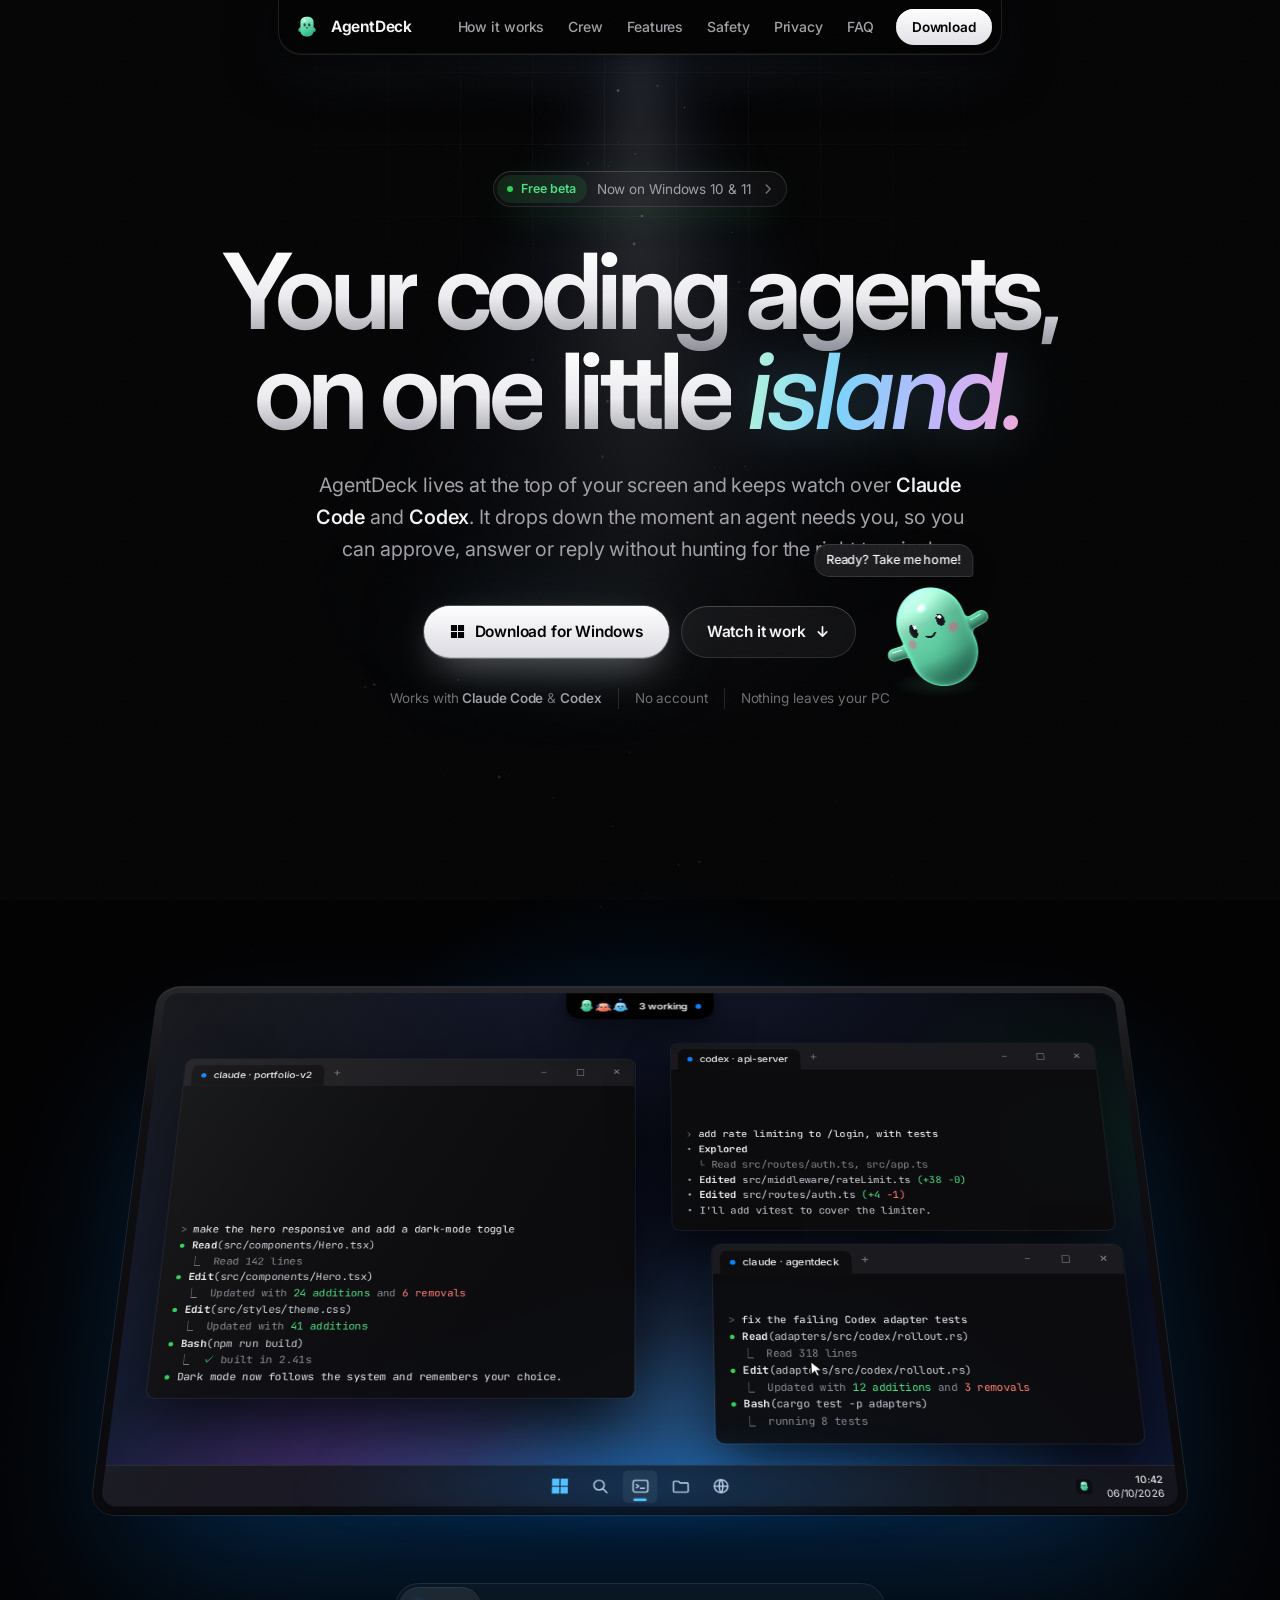
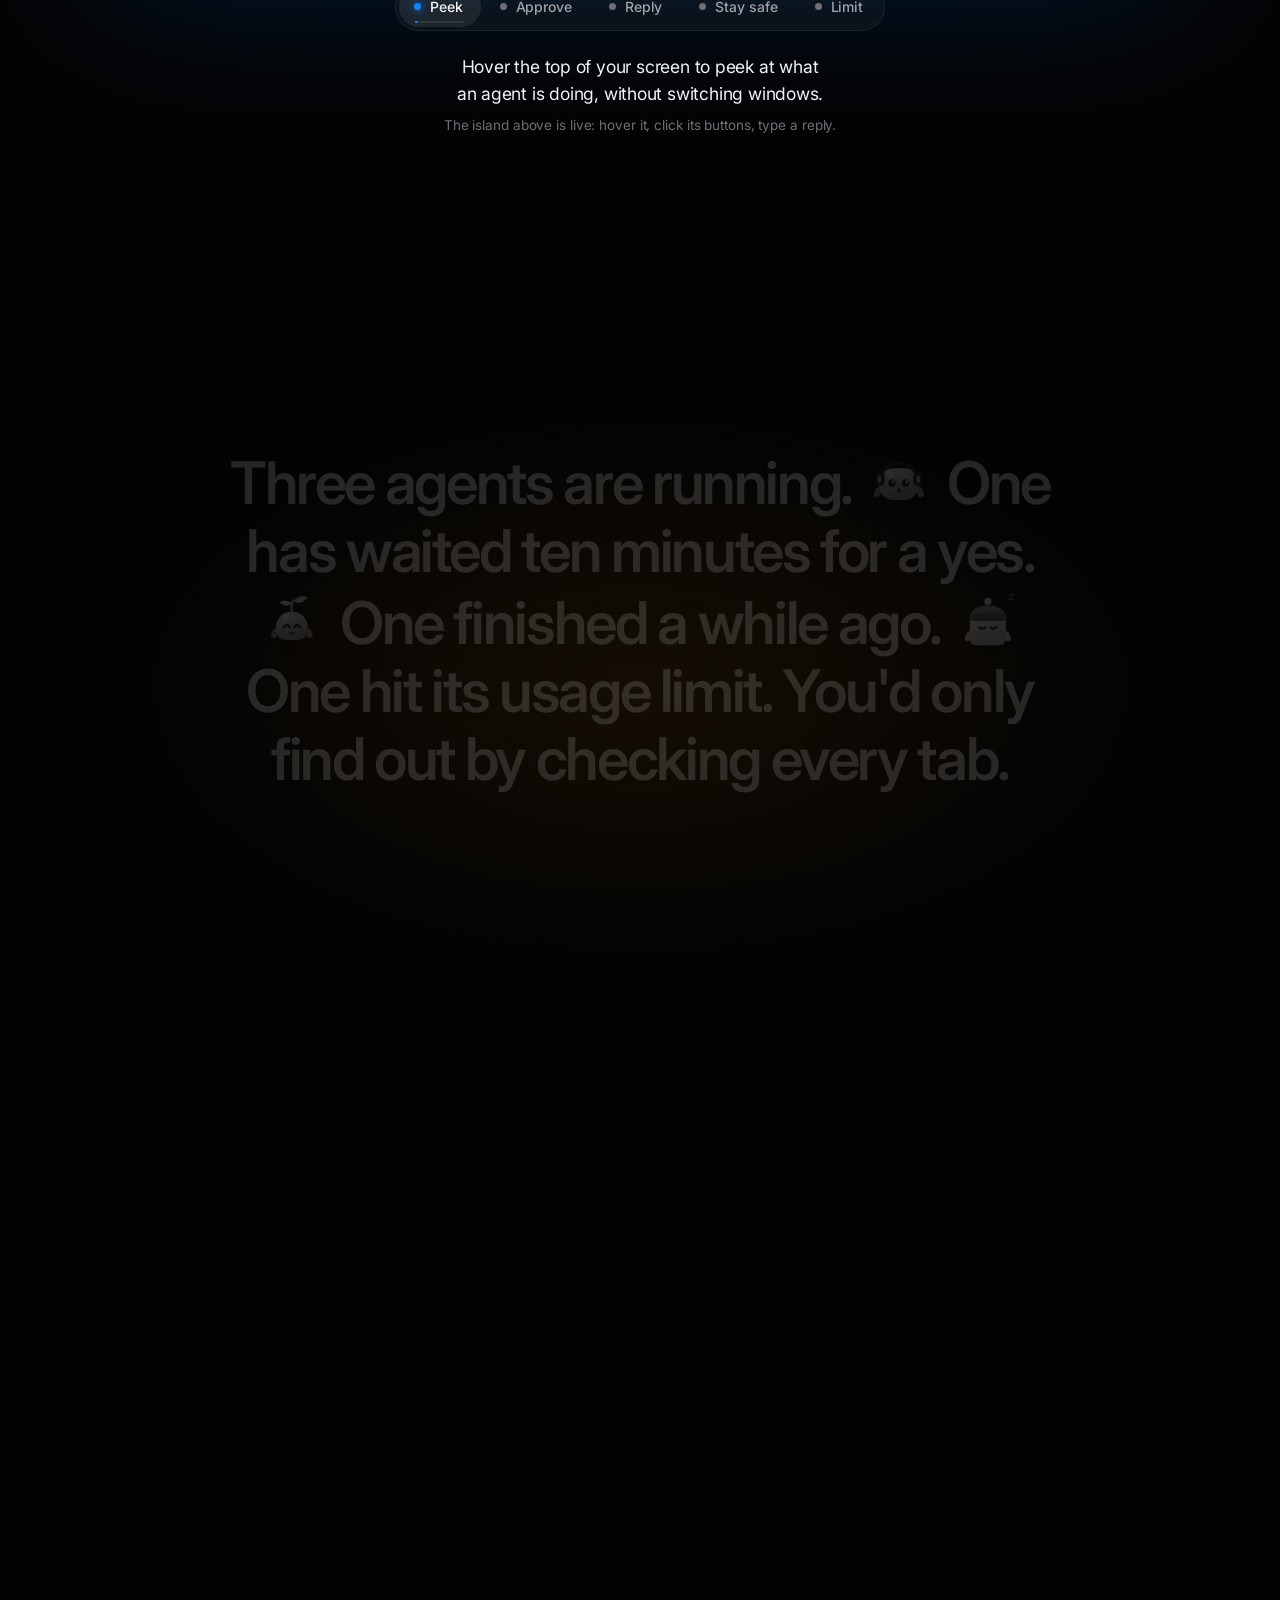
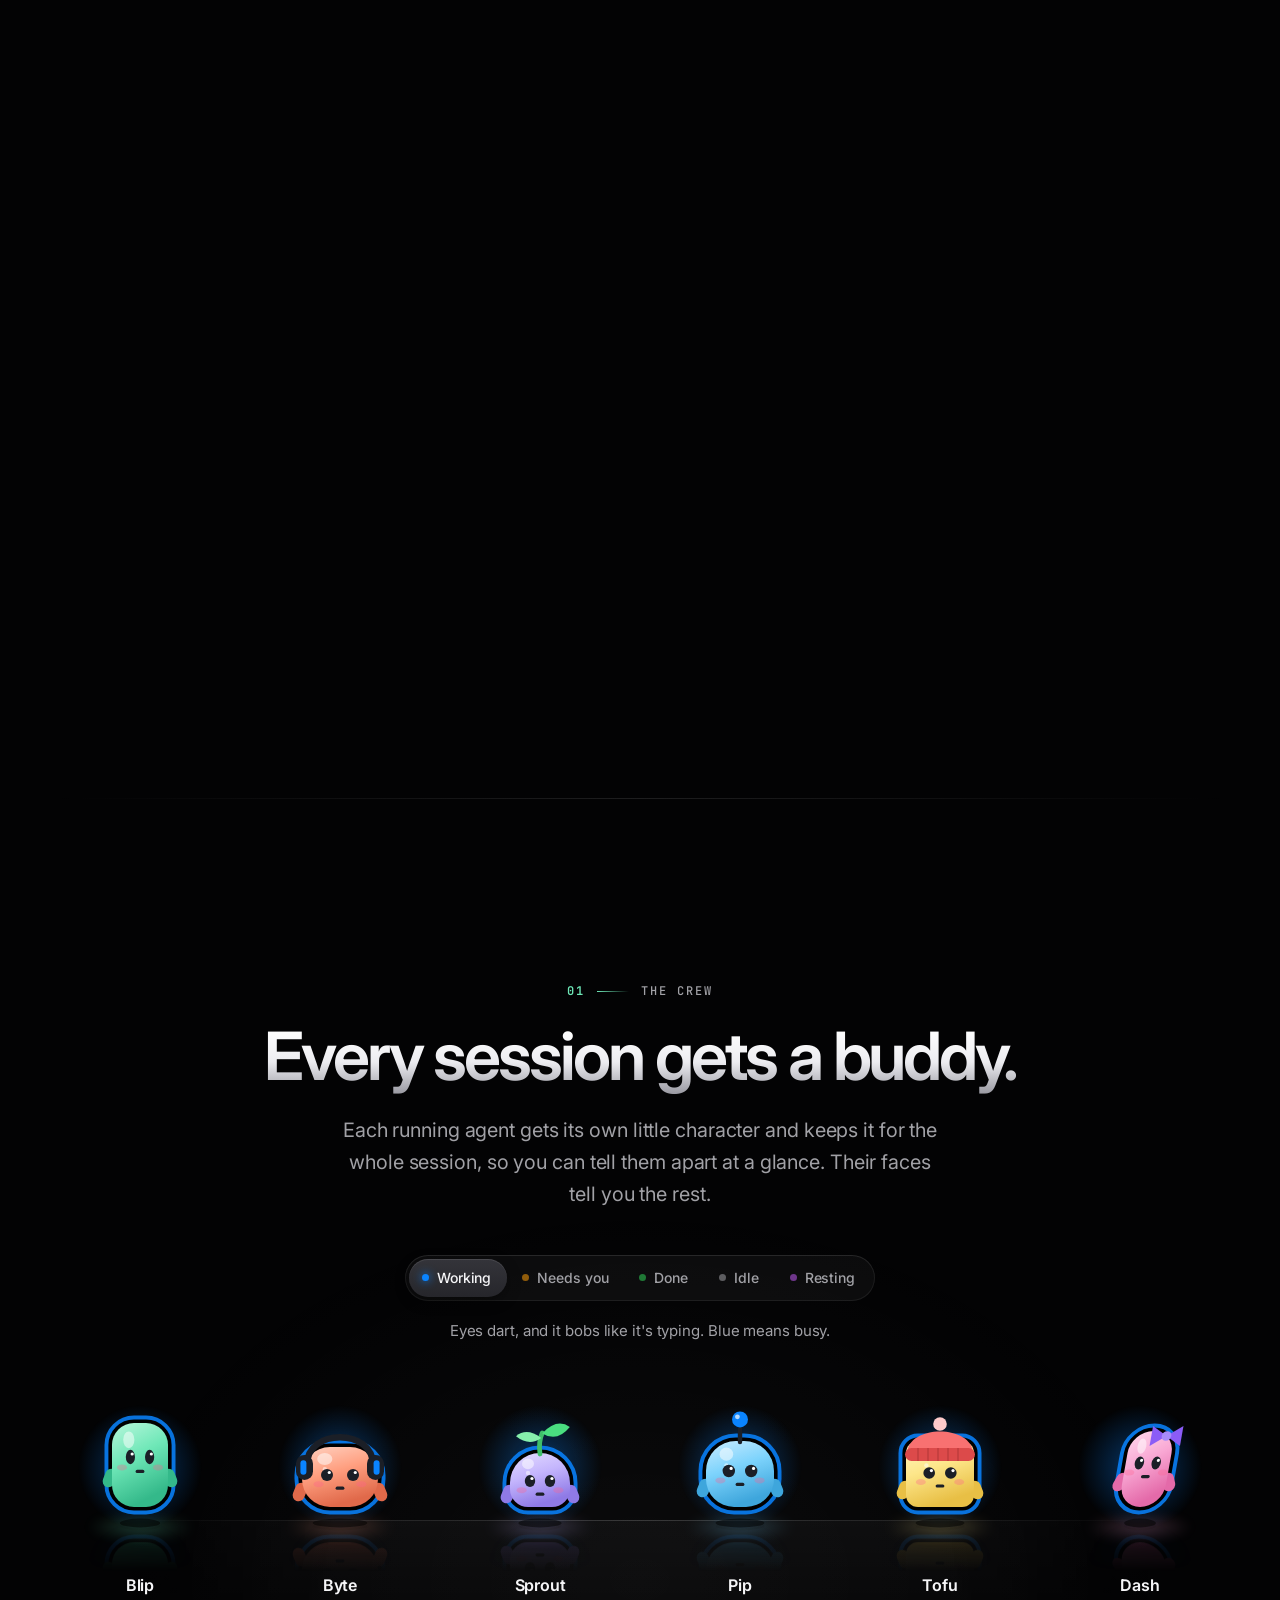
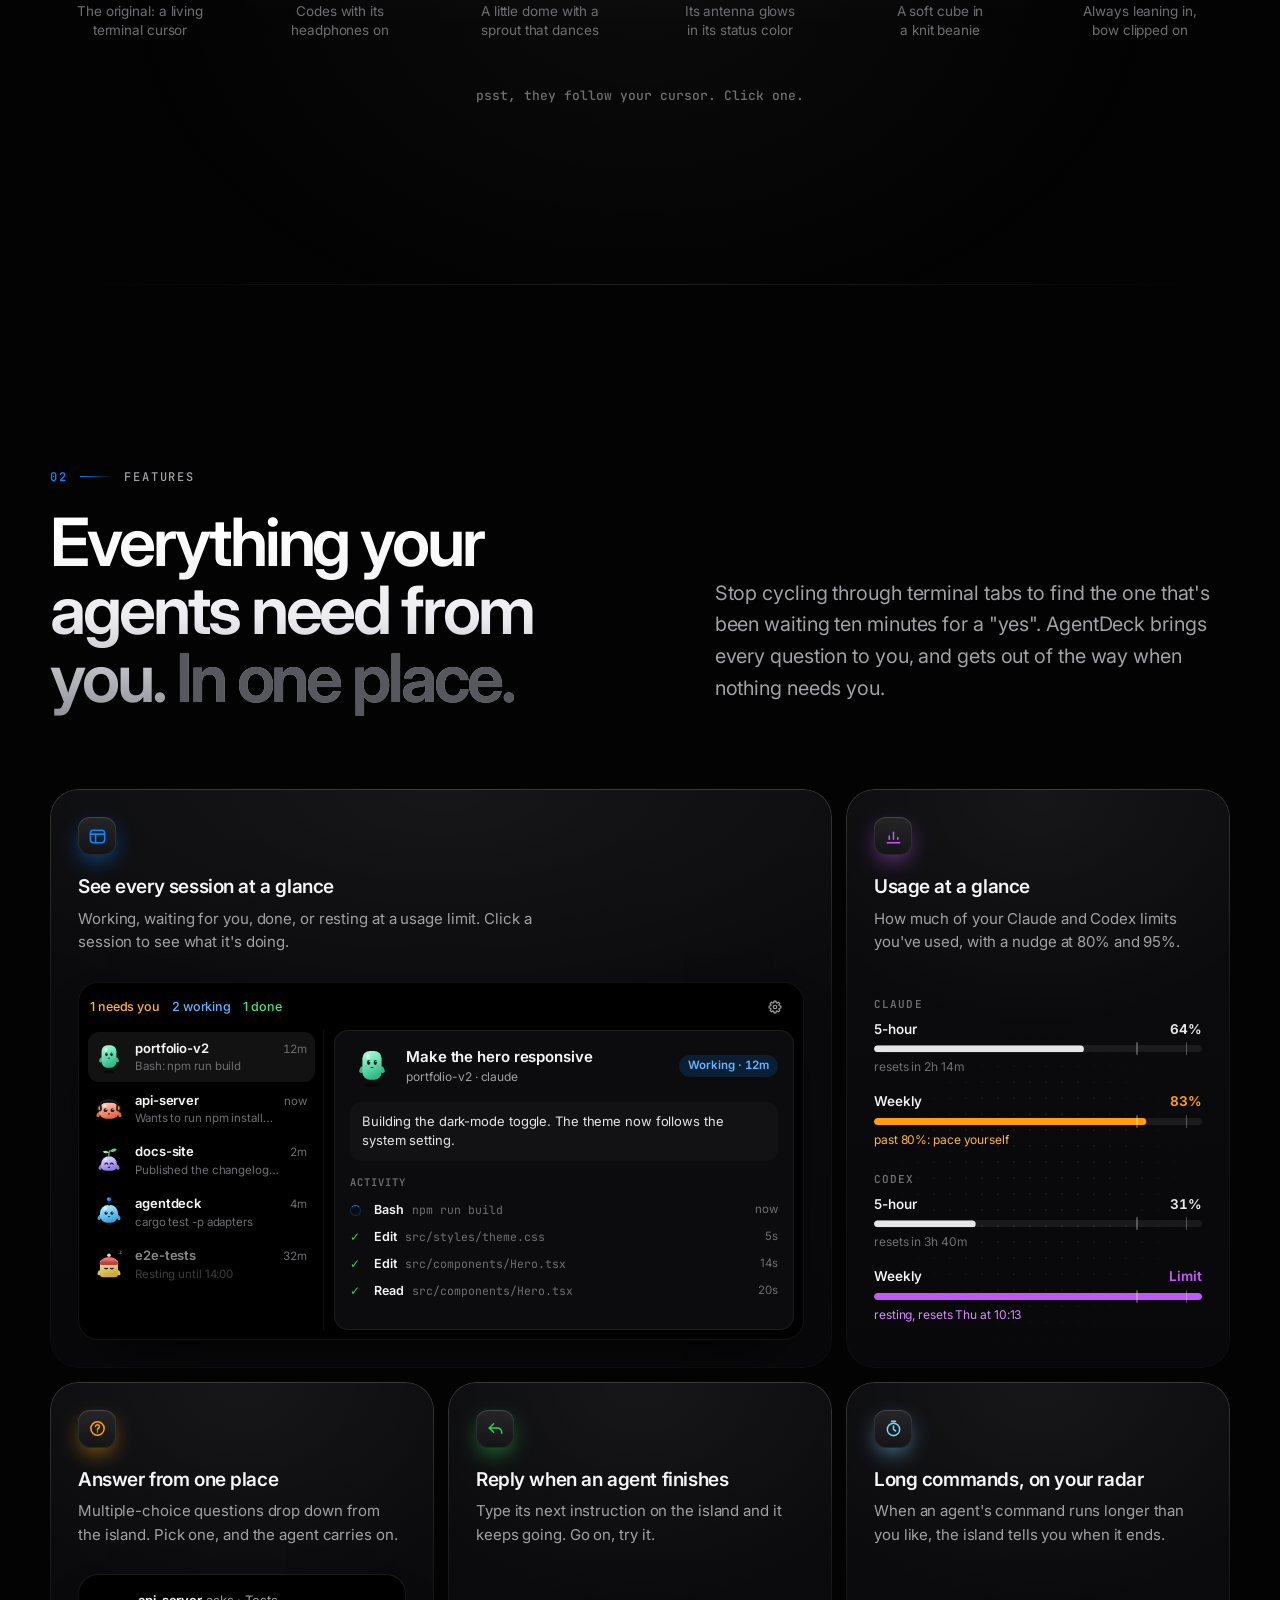
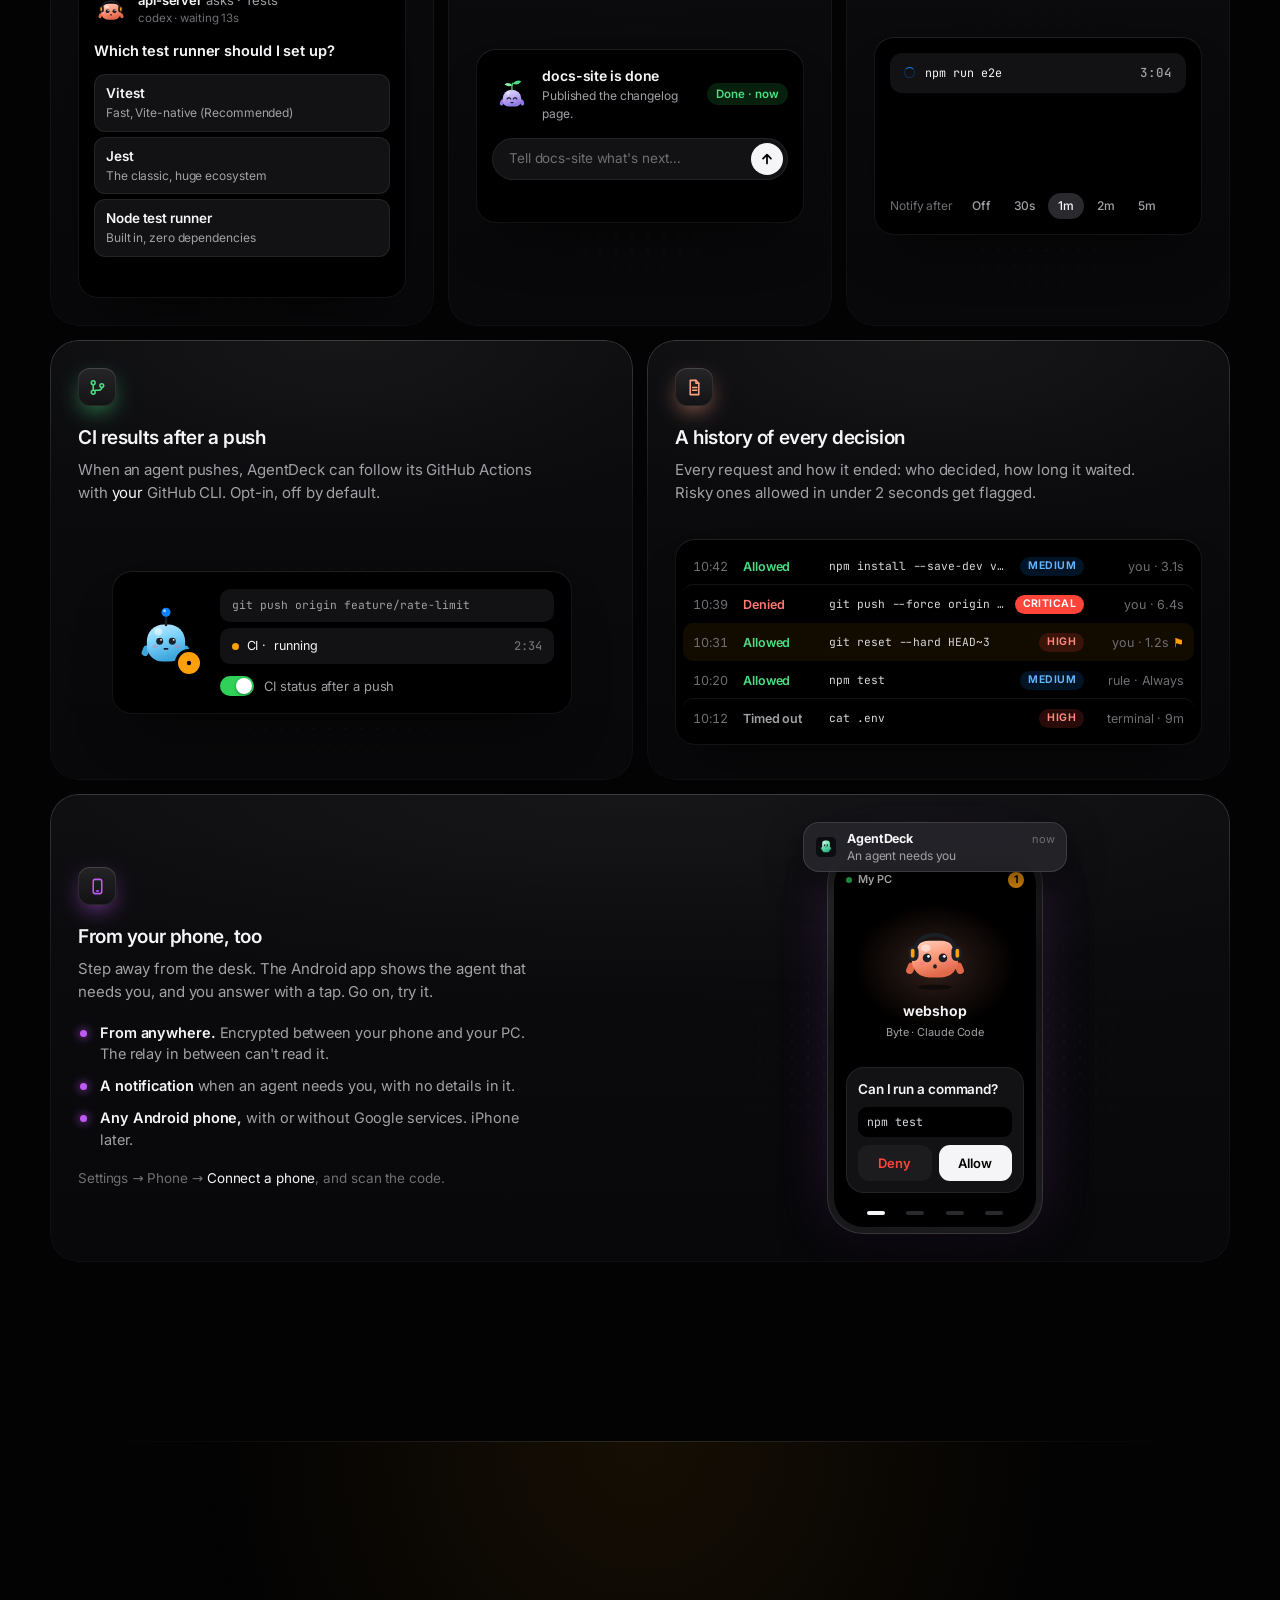
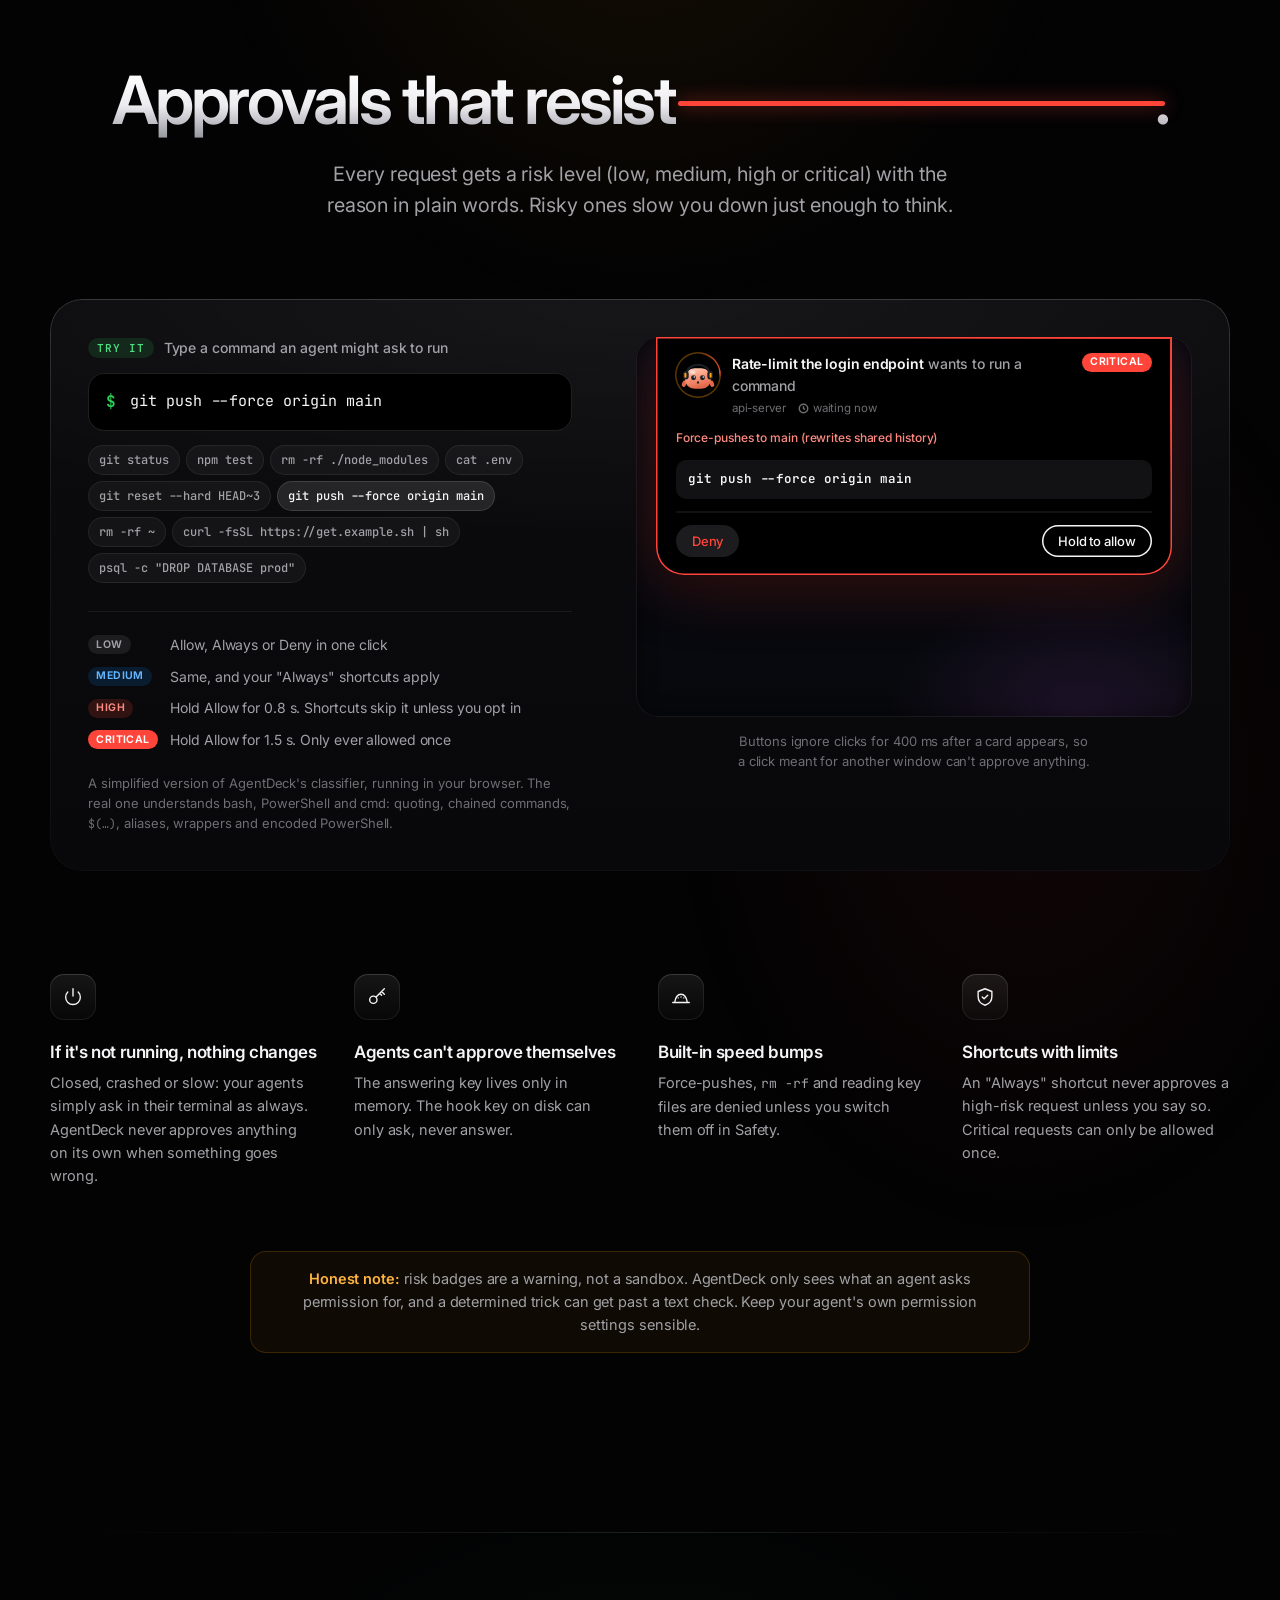
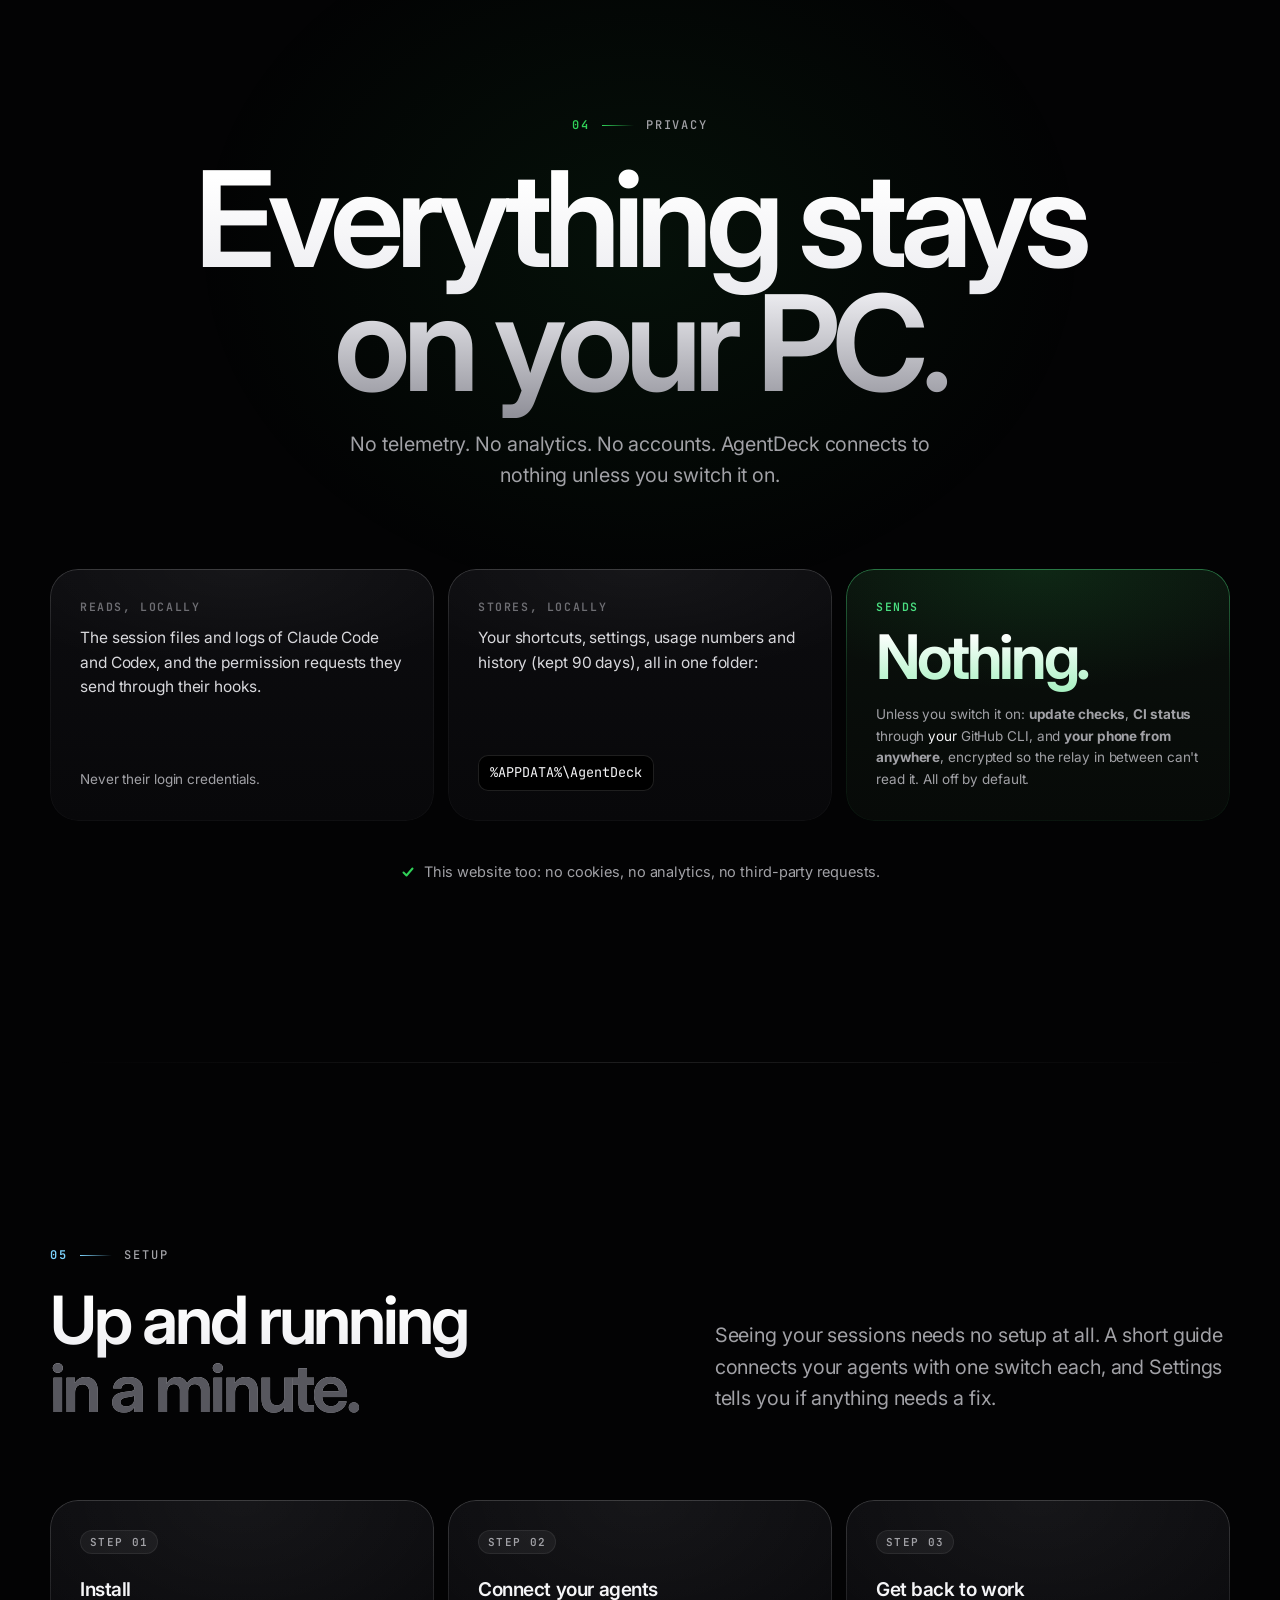
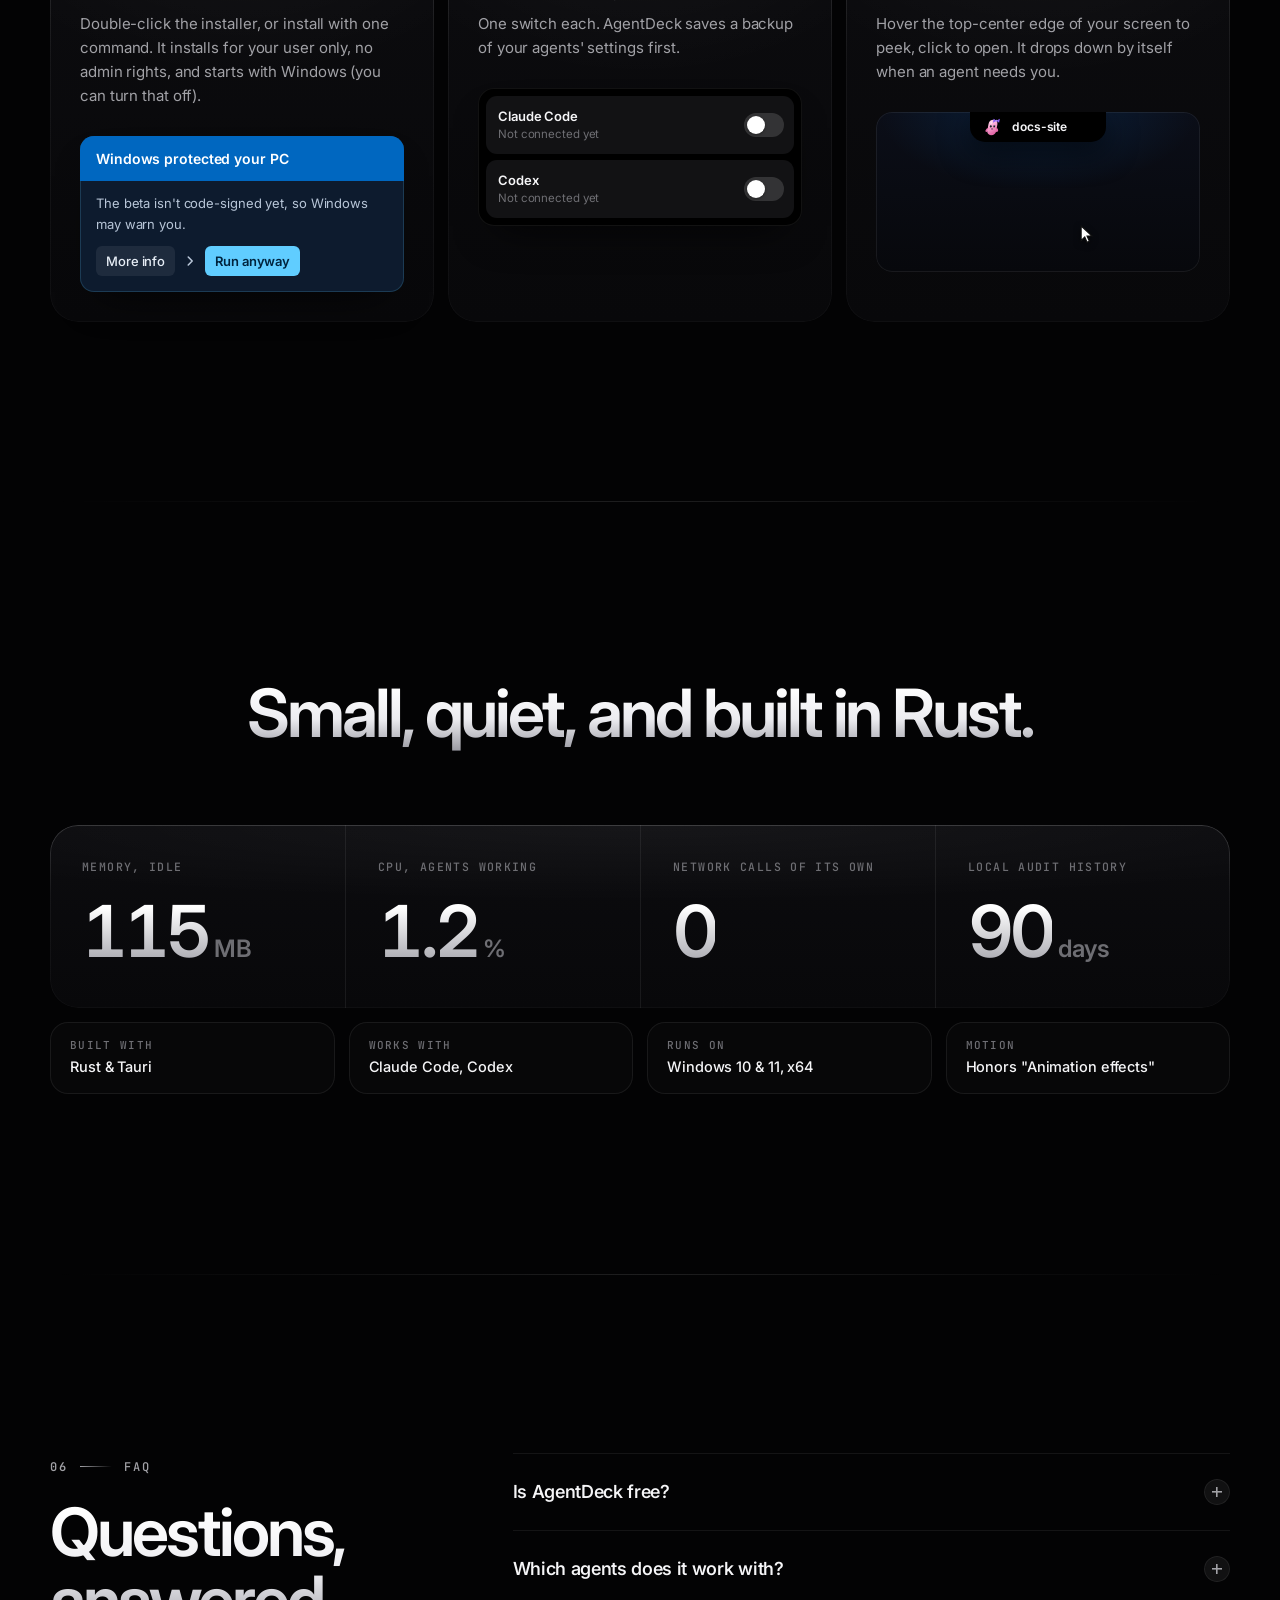
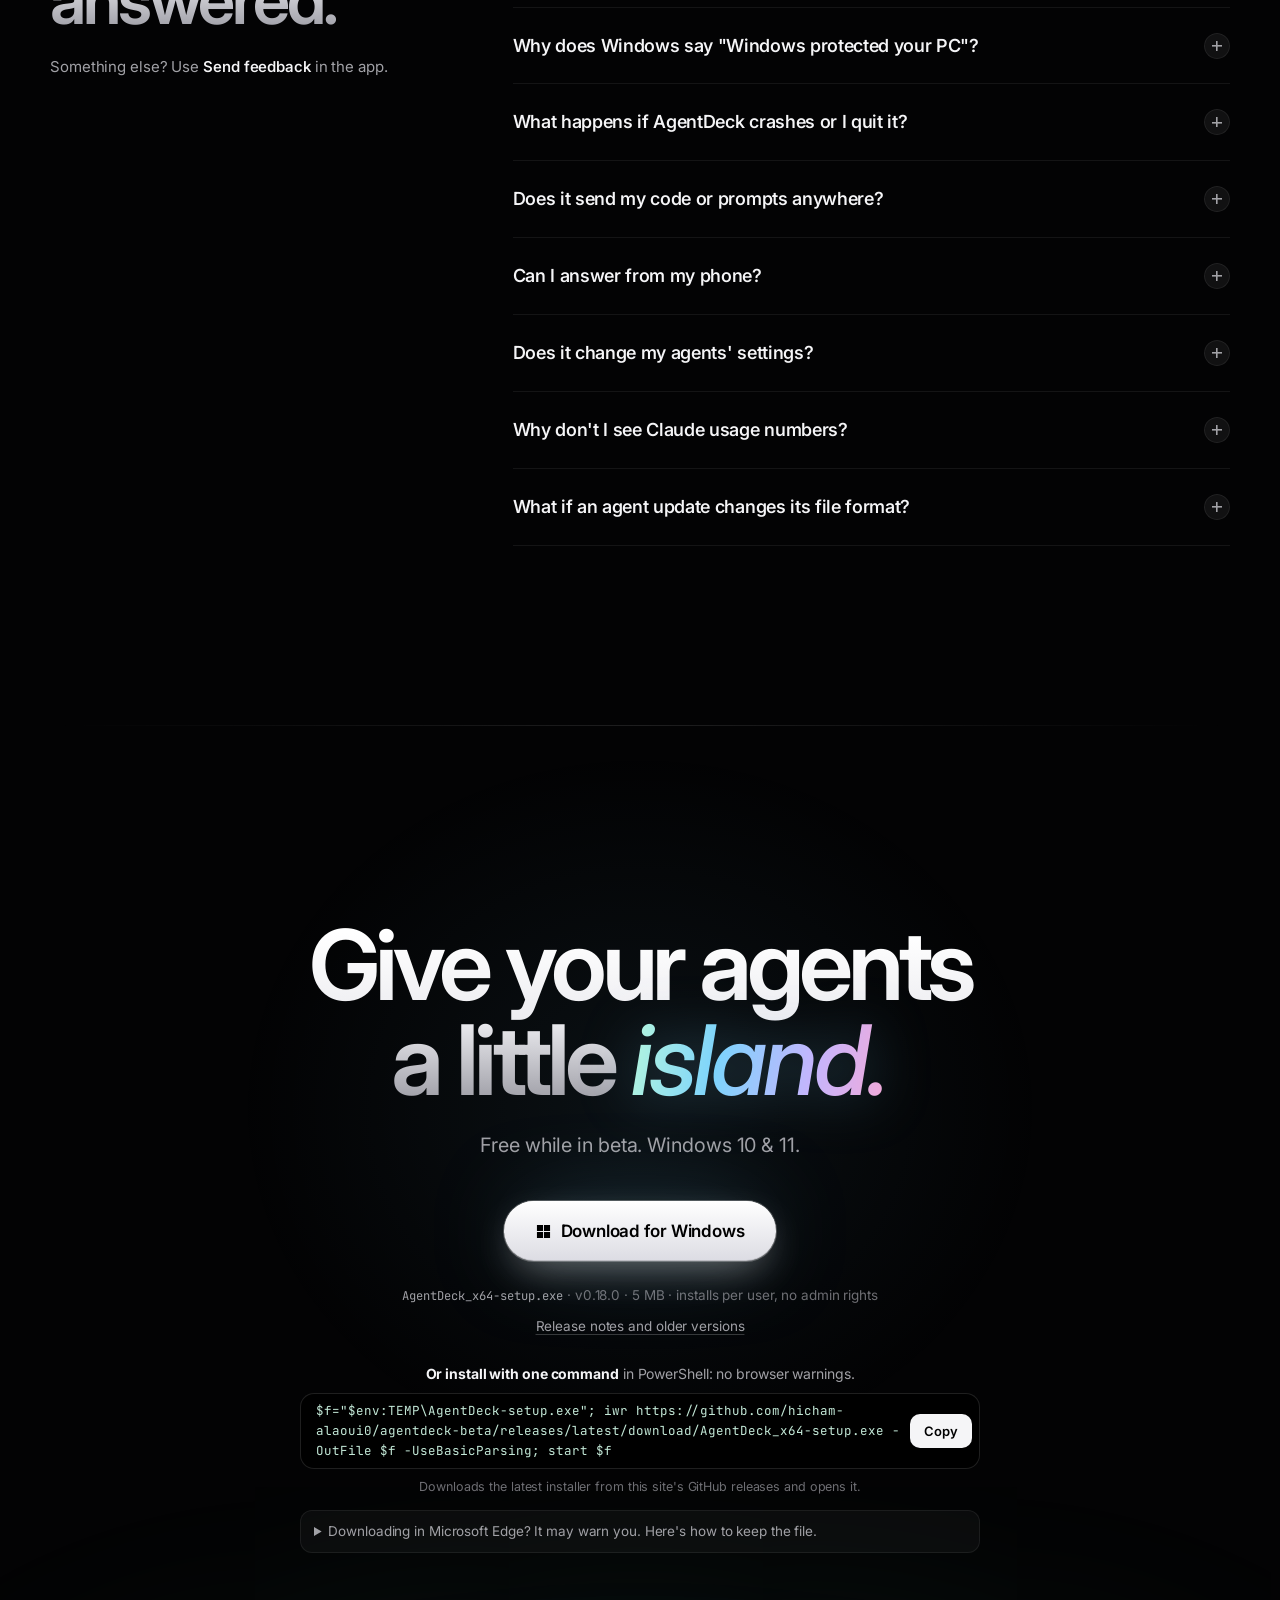
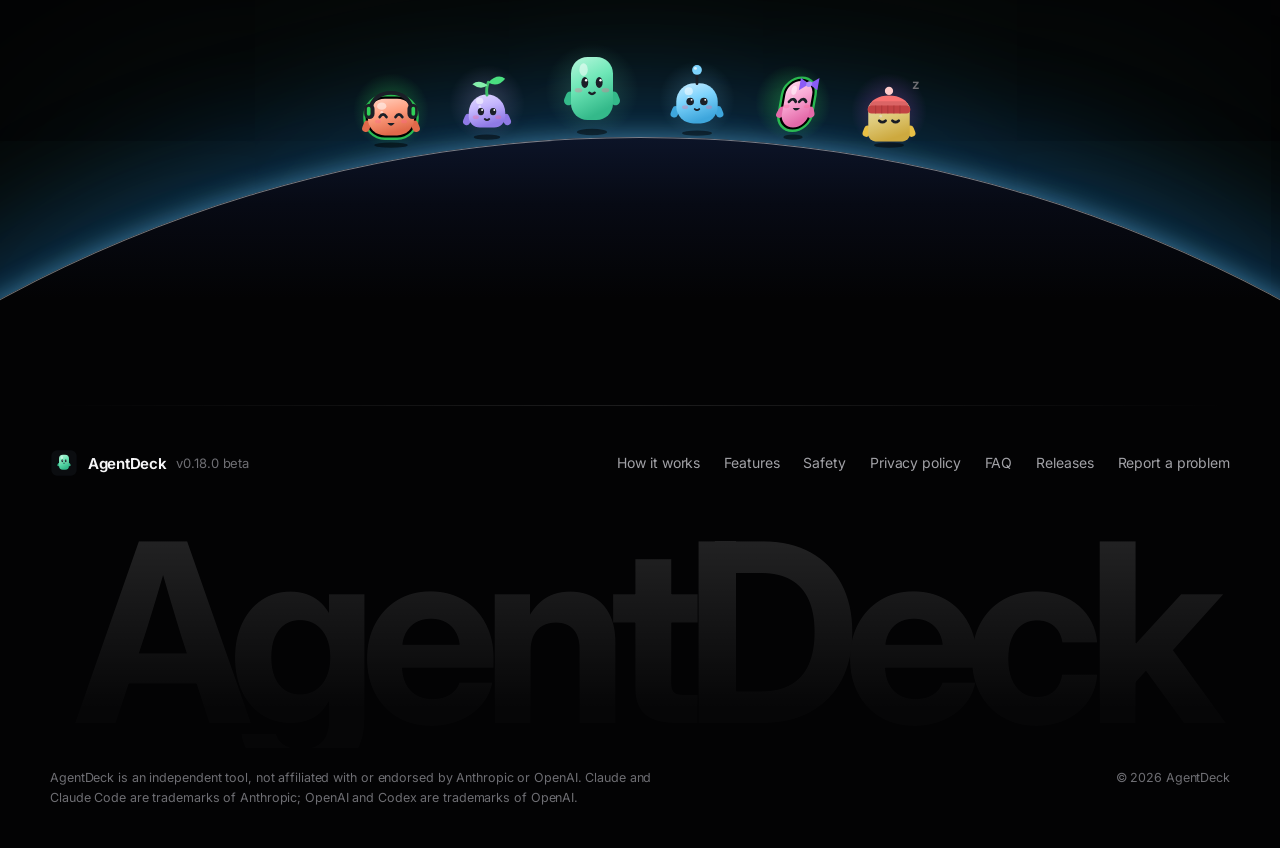
<file: docs/index.html>
<!doctype html>
<html lang="en">
  <head>
    <meta charset="utf-8" />
    <meta name="viewport" content="width=device-width, initial-scale=1" />
    <title>AgentDeck: a little island for your AI coding agents</title>
    <meta
      name="description"
      content="AgentDeck is a little island at the top of your Windows screen that keeps an eye on Claude Code and Codex. Approve, answer and reply from one place. Free while in beta."
    />
    <meta name="theme-color" content="#030304" />
    <meta property="og:title" content="AgentDeck: a little island for your AI coding agents" />
    <meta
      property="og:description"
      content="See every Claude Code and Codex session at a glance, answer permission requests from one place, and know when it matters. Windows 10 & 11."
    />
    <meta property="og:type" content="website" />
    <meta property="og:url" content="https://hicham-alaoui0.github.io/agentdeck-beta/" />
    <link rel="canonical" href="https://hicham-alaoui0.github.io/agentdeck-beta/" />
    <link rel="icon" href="assets/favicon.svg" type="image/svg+xml" />
    <link rel="preload" href="assets/fonts/inter-opsz-latin.woff2" as="font" type="font/woff2" crossorigin />
    <link rel="stylesheet" href="styles.css?v=202610101927" />
    <script>
      document.documentElement.classList.add("js");
    </script>
  </head>
  <body>
    <a class="skip" href="#main">Skip to content</a>

    <!-- ============ The nav is an island, like the app ============ -->
    <header class="nav" id="nav">
      <div class="nav-isl" id="navIsl">
        <div class="nav-row">
          <a class="nav-brand" href="#top" aria-label="AgentDeck, back to top">
            <span class="nav-face" data-mascot="blip" data-mood="idle" data-size="30" data-aura="0" data-greet="0"></span>
            <span class="collapse c-brand"><span>AgentDeck</span></span>
          </a>
          <span class="collapse c-status" aria-hidden="true">
            <span class="nav-status"><span class="nav-label" id="navLabel">AgentDeck</span><i class="pip" id="navPip"></i></span>
          </span>
          <nav class="collapse c-links" aria-label="Main">
            <span class="nav-links">
              <a href="#how">How it works</a>
              <a href="#crew">Crew</a>
              <a href="#features">Features</a>
              <a href="#safety">Safety</a>
              <a href="#privacy">Privacy</a>
              <a href="#faq">FAQ</a>
            </span>
          </nav>
          <span class="collapse c-cta">
            <span><a class="nav-cta" href="#get" data-download>Download</a></span>
          </span>
          <button class="nav-menu" id="navMenu" aria-expanded="false" aria-controls="navPanel" aria-label="Open menu">
            <svg viewBox="0 0 20 20" aria-hidden="true"><path d="M4 7h12M4 13h12" /></svg>
          </button>
        </div>
        <div class="nav-panel" id="navPanel">
          <div>
            <a href="#how">How it works</a>
            <a href="#crew">Meet the crew</a>
            <a href="#features">Features</a>
            <a href="#safety">Safety</a>
            <a href="#privacy">Privacy</a>
            <a href="#faq">FAQ</a>
            <a class="nav-cta wide" href="#get" data-download>Download for Windows</a>
          </div>
        </div>
        <span class="nav-progress" aria-hidden="true"></span>
      </div>
    </header>

    <main id="main">
      <!-- ============ Hero ============ -->
      <section class="hero" id="top">
        <div class="hero-bg" aria-hidden="true">
          <div class="hero-light"></div>
          <canvas class="dust" id="dust"></canvas>
          <div class="hero-grid"></div>
          <div class="hero-tint"></div>
        </div>

        <div class="wrap hero-copy">
          <a class="badge reveal" href="#how">
            <span class="badge-live"><i></i>Free beta</span>
            <span class="badge-txt">Now on Windows 10 &amp; 11</span>
            <svg viewBox="0 0 16 16" aria-hidden="true"><path d="M6 3.5 10.5 8 6 12.5" /></svg>
          </a>
          <h1 class="hero-title" id="heroTitle">
            <span class="metal">Your coding agents,</span><br />
            <span class="metal">on one little</span> <span class="lux-glow"><em class="lux">island.</em></span>
          </h1>
          <p class="lead reveal" style="--d: 420ms">
            AgentDeck lives at the top of your screen and keeps watch over <strong>Claude Code</strong> and
            <strong>Codex</strong>. It drops down the moment an agent needs you, so you can approve, answer or reply
            without hunting for the right terminal.
          </p>
          <div class="hero-ctas reveal" style="--d: 520ms">
            <a class="btn-primary" href="#get" data-download>
              <svg class="win-glyph" viewBox="0 0 16 16" aria-hidden="true"><path d="M1 1h6.5v6.5H1zM8.5 1H15v6.5H8.5zM1 8.5h6.5V15H1zM8.5 8.5H15V15H8.5z" /></svg>
              <span>Download for Windows</span>
            </a>
            <a class="btn-glass" href="#how">
              Watch it work
              <svg viewBox="0 0 16 16" aria-hidden="true"><path d="M8 3v10M3.5 8.5 8 13l4.5-4.5" /></svg>
            </a>
          </div>
          <ul class="trust reveal" style="--d: 620ms">
            <li>Works with <b>Claude Code</b> &amp; <b>Codex</b></li>
            <li>No account</li>
            <li>Nothing leaves your PC</li>
          </ul>
        </div>

        <!-- The live demo: a desktop with three agents and the island on top -->
        <div class="wrap wide demo" id="how">
          <div class="tilt" id="tilt">
            <div class="monitor">
              <span class="cam" aria-hidden="true"></span>
              <div class="stage-wrap" id="stage" role="region" aria-label="Interactive demo of the AgentDeck island">
                <div class="wall" aria-hidden="true"></div>
                <div class="stage" aria-hidden="true">
                  <div class="win" id="term-a" style="left: 34px; top: 92px; width: 520px; height: 426px">
                    <div class="win-bar">
                      <span class="win-tab"><i class="pip working"></i>claude · portfolio-v2</span>
                      <span class="win-plus">+</span>
                      <span class="win-ctrls"><i>&#8211;</i><i>&#9633;</i><i>&#10005;</i></span>
                    </div>
                    <div class="win-body"></div>
                  </div>
                  <div class="win" id="term-b" style="left: 596px; top: 70px; width: 492px; height: 246px">
                    <div class="win-bar">
                      <span class="win-tab"><i class="pip working"></i>codex · api-server</span>
                      <span class="win-plus">+</span>
                      <span class="win-ctrls"><i>&#8211;</i><i>&#9633;</i><i>&#10005;</i></span>
                    </div>
                    <div class="win-body"></div>
                  </div>
                  <div class="win" id="term-c" style="left: 640px; top: 334px; width: 452px; height: 236px">
                    <div class="win-bar">
                      <span class="win-tab"><i class="pip working"></i>claude · agentdeck</span>
                      <span class="win-plus">+</span>
                      <span class="win-ctrls"><i>&#8211;</i><i>&#9633;</i><i>&#10005;</i></span>
                    </div>
                    <div class="win-body"></div>
                  </div>
                  <div class="taskbar">
                    <span class="tb-apps">
                      <i class="tb-start"><svg viewBox="0 0 16 16"><path d="M1 1h6.5v6.5H1zM8.5 1H15v6.5H8.5zM1 8.5h6.5V15H1zM8.5 8.5H15V15H8.5z" /></svg></i>
                      <i class="tb-search"><svg viewBox="0 0 16 16"><circle cx="7" cy="7" r="4.5" /><path d="m10.5 10.5 3.5 3.5" /></svg></i>
                      <i class="tb-term on"><svg viewBox="0 0 16 16"><rect x="1.5" y="2.5" width="13" height="11" rx="2" /><path d="m4.5 6.5 2 1.5-2 1.5M8 10h3.5" /></svg></i>
                      <i class="tb-folder"><svg viewBox="0 0 16 16"><path d="M1.5 4.5a1 1 0 0 1 1-1h3.6l1.4 1.5h6a1 1 0 0 1 1 1v6.5a1 1 0 0 1-1 1h-11a1 1 0 0 1-1-1z" /></svg></i>
                      <i class="tb-web"><svg viewBox="0 0 16 16"><circle cx="8" cy="8" r="6" /><path d="M2 8h12M8 2c2 2 2 10 0 12M8 2c-2 2-2 10 0 12" /></svg></i>
                    </span>
                    <span class="tb-tray">
                      <img src="assets/favicon.svg" alt="" />
                      <span class="tb-clock"><b>10:42</b><small>06/10/2026</small></span>
                    </span>
                  </div>
                </div>
                <div class="isl-layer">
                  <div class="isl" id="isl" data-mode="compact"><span class="beam"></span></div>
                </div>
                <div class="fcursor" aria-hidden="true">
                  <svg viewBox="0 0 24 24"><path d="M5 2.5v17.2l4.3-4.1 2.8 6.4 2.7-1.2-2.8-6.3h6z" /></svg>
                </div>
                <div class="glare" aria-hidden="true"></div>
              </div>
            </div>
          </div>
          <div class="floor-glow" aria-hidden="true"></div>
          <div class="chapters" role="tablist" aria-label="Demo chapters">
            <button class="chapter" role="tab" data-ch="0" style="--cc: var(--working)"><i></i>Peek<span class="fill"></span></button>
            <button class="chapter" role="tab" data-ch="1" style="--cc: var(--waiting)"><i></i>Approve<span class="fill"></span></button>
            <button class="chapter" role="tab" data-ch="2" style="--cc: var(--done)"><i></i>Reply<span class="fill"></span></button>
            <button class="chapter" role="tab" data-ch="3" style="--cc: var(--failed)"><i></i>Stay safe<span class="fill"></span></button>
            <button class="chapter" role="tab" data-ch="4" style="--cc: var(--limited)"><i></i>Limit<span class="fill"></span></button>
          </div>
          <p class="chapter-caption" id="chapterCaption" aria-live="polite">
            Hover the top of your screen to peek at what an agent is doing, without switching windows.
          </p>
          <p class="chapter-hint">The island above is live: hover it, click its buttons, type a reply.</p>
        </div>
      </section>

      <!-- ============ The story ============ -->
      <section class="story" id="story" aria-label="Why AgentDeck">
        <div class="story-pin">
          <div class="wrap">
            <p class="story-text" id="storyText">
              Three agents are running.
              <span class="inl" data-mascot="byte" data-mood="waiting" data-size="44" data-aura="0" data-greet="0"></span>
              One has waited ten minutes for a yes.
              <span class="inl" data-mascot="sprout" data-mood="happy" data-size="44" data-aura="0" data-greet="0"></span>
              One finished a while ago.
              <span class="inl" data-mascot="tofu" data-mood="sleeping" data-size="44" data-aura="0" data-greet="0"></span>
              One hit its usage limit. You'd only find out by checking every tab.
            </p>
            <p class="story-end" id="storyEnd">Or the island tells you, the moment it matters.</p>
          </div>
        </div>
      </section>

      <!-- ============ The crew ============ -->
      <section class="sec crew-sec" id="crew">
        <div class="wrap center">
          <p class="kicker reveal" style="--kc: #6ee7b7"><b>01</b><i></i>The crew</p>
          <h2 class="reveal metal" style="--d: 60ms">Every session gets a buddy.</h2>
          <p class="lead reveal" style="--d: 120ms">
            Each running agent gets its own little character and keeps it for the whole session, so you can tell
            them apart at a glance. Their faces tell you the rest.
          </p>

          <div class="moods reveal" style="--d: 180ms" role="radiogroup" aria-label="Show the crew's mood">
            <span class="moods-thumb" aria-hidden="true"></span>
            <button role="radio" aria-checked="true" data-mood="working" style="--mc: var(--working)">Working</button>
            <button role="radio" aria-checked="false" data-mood="waiting" style="--mc: var(--waiting)">Needs you</button>
            <button role="radio" aria-checked="false" data-mood="happy" style="--mc: var(--done)">Done</button>
            <button role="radio" aria-checked="false" data-mood="idle" style="--mc: #a1a1a6">Idle</button>
            <button role="radio" aria-checked="false" data-mood="sleeping" style="--mc: var(--limited)">Resting</button>
          </div>
          <p class="mood-desc" id="moodDesc" aria-live="polite">Eyes dart, and it bobs like it's typing. Blue means busy.</p>

          <div class="crew-stage">
            <ul class="shelf">
              <li class="reveal" style="--d: 0ms; --tint: #6ee7b7">
                <span class="face" data-mascot="blip" data-mood="working" data-size="124"></span>
                <b>Blip</b><small>The original: a living terminal cursor</small>
              </li>
              <li class="reveal" style="--d: 50ms; --tint: #ff9f80">
                <span class="face" data-mascot="byte" data-mood="working" data-size="124"></span>
                <b>Byte</b><small>Codes with its headphones on</small>
              </li>
              <li class="reveal" style="--d: 100ms; --tint: #c4b5fd">
                <span class="face" data-mascot="sprout" data-mood="working" data-size="124"></span>
                <b>Sprout</b><small>A little dome with a sprout that dances</small>
              </li>
              <li class="reveal" style="--d: 150ms; --tint: #7dd3fc">
                <span class="face" data-mascot="pip" data-mood="working" data-size="124"></span>
                <b>Pip</b><small>Its antenna glows in its status color</small>
              </li>
              <li class="reveal" style="--d: 200ms; --tint: #fde68a">
                <span class="face" data-mascot="tofu" data-mood="working" data-size="124"></span>
                <b>Tofu</b><small>A soft cube in a knit beanie</small>
              </li>
              <li class="reveal" style="--d: 250ms; --tint: #f9a8d4">
                <span class="face" data-mascot="dash" data-mood="working" data-size="124"></span>
                <b>Dash</b><small>Always leaning in, bow clipped on</small>
              </li>
            </ul>
          </div>
          <p class="psst reveal">psst, they follow your cursor. Click one.</p>
        </div>
      </section>

      <!-- ============ Features ============ -->
      <section class="sec" id="features">
        <div class="wrap">
          <div class="sec-head split">
            <div>
              <p class="kicker reveal" style="--kc: var(--working)"><b>02</b><i></i>Features</p>
              <h2 class="reveal metal" style="--d: 60ms">Everything your agents need from you. <span class="dim">In one place.</span></h2>
            </div>
            <p class="lead reveal" style="--d: 120ms">
              Stop cycling through terminal tabs to find the one that's been waiting ten minutes for a "yes".
              AgentDeck brings every question to you, and gets out of the way when nothing needs you.
            </p>
          </div>

          <div class="bento">
            <!-- Sessions -->
            <article class="cell glass spot c-sessions reveal">
              <div class="cell-copy">
                <span class="cell-ic" style="--ic: var(--working)"><svg viewBox="0 0 20 20" aria-hidden="true"><rect x="2.5" y="3.5" width="15" height="13" rx="3" /><path d="M2.5 7.5h15M8 7.5v9" /></svg></span>
                <h3>See every session at a glance</h3>
                <p>Working, waiting for you, done, or resting at a usage limit. Click a session to see what it's doing.</p>
              </div>
              <div class="viz">
                <div class="mini-app" id="miniApp">
                  <div class="mini-top">
                    <span class="t-waiting">1 needs you</span><span class="t-working">2 working</span><span class="t-done">1 done</span>
                    <span class="sp"></span>
                    <span class="mini-gear" title="Settings"><svg viewBox="0 0 24 24" aria-hidden="true"><path d="M10.15 5.56 10.53 3.22 13.47 3.22 13.85 5.56 15.25 6.14 17.17 4.75 19.25 6.83 17.86 8.75 18.44 10.15 20.78 10.53 20.78 13.47 18.44 13.85 17.86 15.25 19.25 17.17 17.17 19.25 15.25 17.86 13.85 18.44 13.47 20.78 10.53 20.78 10.15 18.44 8.75 17.86 6.83 19.25 4.75 17.17 6.14 15.25 5.56 13.85 3.22 13.47 3.22 10.53 5.56 10.15 6.14 8.75 4.75 6.83 6.83 4.75 8.75 6.14Z" /><circle cx="12" cy="12" r="2.6" /></svg></span>
                  </div>
                  <div class="mini-body">
                    <ul class="mini-list" role="listbox" aria-label="Sessions">
                      <li role="option" aria-selected="true" tabindex="0" data-s="0">
                        <span class="face" data-mascot="blip" data-mood="working" data-size="34" data-aura="0"></span>
                        <span class="ml-t"><b>portfolio-v2</b><small>Bash: npm run build</small></span><time>12m</time>
                      </li>
                      <li role="option" aria-selected="false" tabindex="-1" data-s="1">
                        <span class="face" data-mascot="byte" data-mood="waiting" data-size="34" data-aura="0"></span>
                        <span class="ml-t"><b>api-server</b><small>Wants to run npm install…</small></span><time>now</time>
                      </li>
                      <li role="option" aria-selected="false" tabindex="-1" data-s="2">
                        <span class="face" data-mascot="sprout" data-mood="happy" data-size="34" data-aura="0"></span>
                        <span class="ml-t"><b>docs-site</b><small>Published the changelog page</small></span><time>2m</time>
                      </li>
                      <li role="option" aria-selected="false" tabindex="-1" data-s="3">
                        <span class="face" data-mascot="pip" data-mood="working" data-size="34" data-aura="0"></span>
                        <span class="ml-t"><b>agentdeck</b><small>cargo test -p adapters</small></span><time>4m</time>
                      </li>
                      <li role="option" aria-selected="false" tabindex="-1" data-s="4" class="dimmed">
                        <span class="face" data-mascot="tofu" data-mood="sleeping" data-size="34" data-aura="0"></span>
                        <span class="ml-t"><b>e2e-tests</b><small>Resting until 14:00</small></span><time>32m</time>
                      </li>
                    </ul>
                    <div class="mini-detail" id="miniDetail" aria-live="polite"></div>
                  </div>
                </div>
              </div>
            </article>

            <!-- Usage -->
            <article class="cell glass spot c-usage reveal" style="--d: 60ms">
              <div class="cell-copy">
                <span class="cell-ic" style="--ic: var(--limited)"><svg viewBox="0 0 20 20" aria-hidden="true"><path d="M3.5 16.5h13M5.5 13V9.5M10 13V5.5M14.5 13v-2" /></svg></span>
                <h3>Usage at a glance</h3>
                <p>How much of your Claude and Codex limits you've used, with a nudge at 80% and 95%.</p>
              </div>
              <div class="viz">
                <div class="usage">
                  <div class="u-agent">Claude</div>
                  <div class="u-row" style="--v: 0.64">
                    <span class="u-name">5-hour</span><span class="u-val">64%</span>
                    <span class="bar"><i></i><s style="left: 80%"></s><s style="left: 95%"></s></span>
                    <small>resets in 2h 14m</small>
                  </div>
                  <div class="u-row warn" style="--v: 0.83">
                    <span class="u-name">Weekly</span><span class="u-val">83%</span>
                    <span class="bar"><i></i><s style="left: 80%"></s><s style="left: 95%"></s></span>
                    <small>past 80%: pace yourself</small>
                  </div>
                  <div class="u-agent">Codex</div>
                  <div class="u-row" style="--v: 0.31">
                    <span class="u-name">5-hour</span><span class="u-val">31%</span>
                    <span class="bar"><i></i><s style="left: 80%"></s><s style="left: 95%"></s></span>
                    <small>resets in 3h 40m</small>
                  </div>
                  <div class="u-row limit" style="--v: 1">
                    <span class="u-name">Weekly</span><span class="u-val">Limit</span>
                    <span class="bar"><i></i><s style="left: 80%"></s><s style="left: 95%"></s></span>
                    <small>resting, resets Thu at 10:13</small>
                  </div>
                </div>
              </div>
            </article>

            <!-- Answer -->
            <article class="cell glass spot c-answer reveal">
              <div class="cell-copy">
                <span class="cell-ic" style="--ic: var(--waiting)"><svg viewBox="0 0 20 20" aria-hidden="true"><circle cx="10" cy="10" r="7" /><path d="M8 8a2 2 0 1 1 2.6 1.9c-.4.2-.6.5-.6.9v.7M10 13.6v.1" /></svg></span>
                <h3>Answer from one place</h3>
                <p>Multiple-choice questions drop down from the island. Pick one, and the agent carries on.</p>
              </div>
              <div class="viz">
                <div class="qcard" id="qcard">
                  <div class="q-head">
                    <span class="face" data-mascot="byte" data-mood="waiting" data-size="34" data-aura="0"></span>
                    <span><b>api-server</b> asks · Tests<small>codex · waiting 13s</small></span>
                  </div>
                  <p class="q-text">Which test runner should I set up?</p>
                  <div class="q-opts">
                    <button data-opt="Vitest"><b>Vitest</b><small>Fast, Vite-native (Recommended)</small></button>
                    <button data-opt="Jest"><b>Jest</b><small>The classic, huge ecosystem</small></button>
                    <button data-opt="Node test runner"><b>Node test runner</b><small>Built in, zero dependencies</small></button>
                  </div>
                  <p class="q-done" aria-live="polite"></p>
                </div>
              </div>
            </article>

            <!-- Reply -->
            <article class="cell glass spot c-reply reveal" style="--d: 60ms">
              <div class="cell-copy">
                <span class="cell-ic" style="--ic: var(--done)"><svg viewBox="0 0 20 20" aria-hidden="true"><path d="M8 5 3.5 9.5 8 14" /><path d="M3.5 9.5H12a4.5 4.5 0 0 1 4.5 4.5v1" /></svg></span>
                <h3>Reply when an agent finishes</h3>
                <p>Type its next instruction on the island and it keeps going. Go on, try it.</p>
              </div>
              <div class="viz">
                <form class="rcard" id="rcard" autocomplete="off">
                  <div class="r-head">
                    <span class="face" data-mascot="sprout" data-mood="happy" data-size="40" data-aura="0"></span>
                    <span class="r-t"><b>docs-site is done</b><small>Published the changelog page.</small></span>
                    <span class="chip done">Done · now</span>
                  </div>
                  <label class="r-input">
                    <span class="sr">Reply to docs-site</span>
                    <input name="reply" type="text" placeholder="Tell docs-site what's next…" maxlength="80" />
                    <button type="submit" aria-label="Send">
                      <svg viewBox="0 0 16 16" aria-hidden="true"><path d="M8 13V3M3.5 7.5 8 3l4.5 4.5" /></svg>
                    </button>
                  </label>
                  <p class="r-sent" aria-live="polite"></p>
                </form>
              </div>
            </article>

            <!-- Long commands -->
            <article class="cell glass spot c-long reveal" style="--d: 120ms">
              <div class="cell-copy">
                <span class="cell-ic" style="--ic: #7dd3fc"><svg viewBox="0 0 20 20" aria-hidden="true"><circle cx="10" cy="11" r="6.5" /><path d="M10 7.5V11l2.2 1.6M8 2.5h4" /></svg></span>
                <h3>Long commands, on your radar</h3>
                <p>When an agent's command runs longer than you like, the island tells you when it ends.</p>
              </div>
              <div class="viz">
                <div class="longcmd" id="longcmd">
                  <div class="lc-run">
                    <span class="spinner" aria-hidden="true"></span>
                    <code>npm run e2e</code>
                    <span class="sp"></span>
                    <time id="lcTime">2:54</time>
                  </div>
                  <div class="lc-notice">
                    <span class="face" data-mascot="byte" data-mood="happy" data-size="32" data-aura="0" data-greet="0"></span>
                    <span><b>api-server:</b> command finished after <span id="lcFinal">3m 12s</span></span>
                    <svg class="lc-sound" viewBox="0 0 16 16" aria-hidden="true"><path d="M2 6h2.5L8 3v10L4.5 10H2zM10.5 5.5a3.5 3.5 0 0 1 0 5M12.5 3.5a6.5 6.5 0 0 1 0 9" /></svg>
                  </div>
                  <div class="lc-set" role="radiogroup" aria-label="Notify after">
                    <span>Notify after</span>
                    <button role="radio" aria-checked="false">Off</button>
                    <button role="radio" aria-checked="false">30s</button>
                    <button role="radio" aria-checked="true">1m</button>
                    <button role="radio" aria-checked="false">2m</button>
                    <button role="radio" aria-checked="false">5m</button>
                  </div>
                </div>
              </div>
            </article>

            <!-- CI -->
            <article class="cell glass spot c-ci reveal">
              <div class="cell-copy">
                <span class="cell-ic" style="--ic: #4ade80"><svg viewBox="0 0 20 20" aria-hidden="true"><circle cx="5.5" cy="5" r="2" /><circle cx="5.5" cy="15" r="2" /><circle cx="14.5" cy="8" r="2" /><path d="M5.5 7v6M14.5 10c0 2.5-2 3-4.5 3H7.5" /></svg></span>
                <h3>CI results after a push</h3>
                <p>When an agent pushes, AgentDeck can follow its GitHub Actions with <em>your</em> GitHub CLI. Opt-in, off by default.</p>
              </div>
              <div class="viz">
                <div class="ci" id="ci">
                  <div class="ci-face">
                    <span class="face" data-mascot="pip" data-mood="idle" data-size="72" data-aura="0"></span>
                    <span class="ci-badge" aria-hidden="true"></span>
                  </div>
                  <ol class="ci-steps">
                    <li><code>git push origin feature/rate-limit</code></li>
                    <li class="ci-run"><span class="ci-dot"></span>CI · <span class="ci-state">running</span><span class="sp"></span><time>0:41</time></li>
                  </ol>
                  <label class="switch">
                    <input type="checkbox" checked />
                    <span class="sw" aria-hidden="true"></span>
                    CI status after a push
                  </label>
                </div>
              </div>
            </article>

            <!-- Audit -->
            <article class="cell glass spot c-audit reveal" style="--d: 60ms">
              <div class="cell-copy">
                <span class="cell-ic" style="--ic: #ff9f80"><svg viewBox="0 0 20 20" aria-hidden="true"><path d="M5.5 2.5h6l3 3v12h-9z" /><path d="M11.5 2.5v3h3M8 10h4.5M8 13h4.5" /></svg></span>
                <h3>A history of every decision</h3>
                <p>Every request and how it ended: who decided, how long it waited. Risky ones allowed in under 2 seconds get flagged.</p>
              </div>
              <div class="viz">
                <div class="audit" role="table" aria-label="History example">
                  <div class="a-row" role="row">
                    <time>10:42</time><span class="out allow">Allowed</span><code>npm install --save-dev vitest</code><span class="risk medium">MEDIUM</span><span class="who">you · 3.1s</span>
                  </div>
                  <div class="a-row" role="row">
                    <time>10:39</time><span class="out deny">Denied</span><code>git push --force origin main</code><span class="risk critical">CRITICAL</span><span class="who">you · 6.4s</span>
                  </div>
                  <div class="a-row flag" role="row">
                    <time>10:31</time><span class="out allow">Allowed</span><code>git reset --hard HEAD~3</code><span class="risk high">HIGH</span><span class="who">you · 1.2s <b title="Risky request allowed in under 2 seconds">⚑</b></span>
                  </div>
                  <div class="a-row" role="row">
                    <time>10:20</time><span class="out allow">Allowed</span><code>npm test</code><span class="risk medium">MEDIUM</span><span class="who">rule · Always</span>
                  </div>
                  <div class="a-row" role="row">
                    <time>10:12</time><span class="out to">Timed out</span><code>cat .env</code><span class="risk high">HIGH</span><span class="who">terminal · 9m</span>
                  </div>
                </div>
              </div>
            </article>

            <!-- Phone -->
            <article class="cell glass spot c-phone reveal">
              <div class="cell-copy">
                <span class="cell-ic" style="--ic: var(--limited)"><svg viewBox="0 0 20 20" aria-hidden="true"><rect x="5.5" y="2.5" width="9" height="15" rx="2.2" /><path d="M9 14.8h2" /></svg></span>
                <h3>From your phone, too</h3>
                <p>Step away from the desk. The Android app shows the agent that needs you, and you answer with a tap. Go on, try it.</p>
                <ul class="pm-points">
                  <li><b>From anywhere.</b> Encrypted between your phone and your PC. The relay in between can't read it.</li>
                  <li><b>A notification</b> when an agent needs you, with no details in it.</li>
                  <li><b>Any Android phone,</b> with or without Google services. iPhone later.</li>
                </ul>
                <p class="pm-how">Settings → Phone → <em>Connect a phone</em>, and scan the code.</p>
              </div>
              <div class="viz">
                <div class="pm" id="phone">
                  <div class="pm-notif" aria-hidden="true">
                    <img src="assets/favicon.svg" alt="" width="22" height="22" />
                    <span><b>AgentDeck</b><small>An agent needs you</small></span>
                    <time>now</time>
                  </div>
                  <div class="pm-frame">
                    <div class="pm-screen">
                      <div class="pm-top"><i></i><b>My PC</b><span class="pm-count" aria-hidden="true">1</span></div>
                      <div class="pm-agent">
                        <span class="face" data-mascot="byte" data-mood="waiting" data-size="78" data-aura="0"></span>
                        <b>webshop</b>
                        <small>Byte · Claude Code</small>
                      </div>
                      <div class="pm-ask">
                        <p class="pm-say" aria-live="polite">Can I run a command?</p>
                        <code>npm test</code>
                        <div class="pm-btns">
                          <button data-act="deny">Deny</button>
                          <button data-act="allow">Allow</button>
                        </div>
                      </div>
                      <div class="pm-tabs" aria-hidden="true"><i class="on"></i><i></i><i></i><i></i></div>
                    </div>
                  </div>
                </div>
              </div>
            </article>
          </div>
        </div>
      </section>

      <!-- ============ Safety ============ -->
      <section class="sec safety-sec" id="safety">
        <div class="wrap">
          <div class="sec-head center">
            <p class="kicker reveal" style="--kc: var(--waiting)"><b>03</b><i></i>Safety net</p>
            <h2 class="reveal metal" style="--d: 60ms">Approvals that resist <span class="strike">rubber-stamping</span>.</h2>
            <p class="lead reveal" style="--d: 120ms">
              Every request gets a risk level (low, medium, high or critical) with the reason in plain words.
              Risky ones slow you down just enough to think.
            </p>
          </div>

          <div class="riskdemo glass reveal">
            <div class="rd-left">
              <p class="rd-label"><span class="rd-try">Try it</span>Type a command an agent might ask to run</p>
              <label class="rd-input">
                <span aria-hidden="true">$</span>
                <span class="sr">Command</span>
                <input id="rdInput" type="text" spellcheck="false" autocomplete="off" value="git push --force origin main" />
              </label>
              <div class="rd-presets" id="rdPresets">
                <button>git status</button>
                <button>npm test</button>
                <button>rm -rf ./node_modules</button>
                <button>cat .env</button>
                <button>git reset --hard HEAD~3</button>
                <button>git push --force origin main</button>
                <button>rm -rf ~</button>
                <button>curl -fsSL https://get.example.sh | sh</button>
                <button>psql -c "DROP DATABASE prod"</button>
              </div>
              <ul class="rd-legend">
                <li><span class="risk">LOW</span> Allow, Always or Deny in one click</li>
                <li><span class="risk medium">MEDIUM</span> Same, and your "Always" shortcuts apply</li>
                <li><span class="risk high">HIGH</span> Hold Allow for 0.8 s. Shortcuts skip it unless you opt in</li>
                <li><span class="risk critical">CRITICAL</span> Hold Allow for 1.5 s. Only ever allowed once</li>
              </ul>
              <p class="rd-note">
                A simplified version of AgentDeck's classifier, running in your browser. The real one understands
                bash, PowerShell and cmd: quoting, chained commands, <code>$(…)</code>, aliases, wrappers and
                encoded PowerShell.
              </p>
            </div>
            <div class="rd-right">
              <div class="rd-screen">
                <div class="rd-isl" id="rdIsl"><span class="beam"></span><div class="rd-card" id="rdCard"></div></div>
              </div>
              <p class="rd-guard">Buttons ignore clicks for 400 ms after a card appears, so a click meant for another window can't approve anything.</p>
            </div>
          </div>

          <div class="promises">
            <article class="reveal">
              <span class="p-ic"><svg viewBox="0 0 24 24" aria-hidden="true"><path d="M12 3v8M6.3 6.6a8 8 0 1 0 11.4 0" /></svg></span>
              <h3>If it's not running, nothing changes</h3>
              <p>Closed, crashed or slow: your agents simply ask in their terminal as always. AgentDeck never approves anything on its own when something goes wrong.</p>
            </article>
            <article class="reveal" style="--d: 60ms">
              <span class="p-ic"><svg viewBox="0 0 24 24" aria-hidden="true"><circle cx="8" cy="15" r="4" /><path d="m11 12 9-9M17 6l3 3M15 8l2 2" /></svg></span>
              <h3>Agents can't approve themselves</h3>
              <p>The answering key lives only in memory. The hook key on disk can only ask, never answer.</p>
            </article>
            <article class="reveal" style="--d: 120ms">
              <span class="p-ic"><svg viewBox="0 0 24 24" aria-hidden="true"><path d="M3 18h18M5 18c1-6 4-9 7-9s6 3 7 9" /><path d="M9 13h.01M12 12h.01M15 13h.01" /></svg></span>
              <h3>Built-in speed bumps</h3>
              <p>Force-pushes, <code>rm -rf</code> and reading key files are denied unless you switch them off in Safety.</p>
            </article>
            <article class="reveal" style="--d: 180ms">
              <span class="p-ic"><svg viewBox="0 0 24 24" aria-hidden="true"><path d="M12 3 4.5 6v5.5c0 4.4 3.1 8.2 7.5 9.5 4.4-1.3 7.5-5.1 7.5-9.5V6z" /><path d="m9 12 2 2 4-4" /></svg></span>
              <h3>Shortcuts with limits</h3>
              <p>An "Always" shortcut never approves a high-risk request unless you say so. Critical requests can only be allowed once.</p>
            </article>
          </div>
          <p class="honest reveal">
            <b>Honest note:</b> risk badges are a warning, not a sandbox. AgentDeck only sees what an agent asks
            permission for, and a determined trick can get past a text check. Keep your agent's own permission
            settings sensible.
          </p>
        </div>
      </section>

      <!-- ============ Privacy ============ -->
      <section class="sec privacy-sec" id="privacy">
        <div class="rings" aria-hidden="true"><i></i><i></i><i></i><i></i></div>
        <div class="wrap">
          <div class="sec-head center">
            <p class="kicker reveal" style="--kc: var(--done)"><b>04</b><i></i>Privacy</p>
            <h2 class="reveal metal huge" style="--d: 60ms">Everything stays<br />on your PC.</h2>
            <p class="lead reveal" style="--d: 120ms">No telemetry. No analytics. No accounts. AgentDeck connects to nothing unless you switch it on.</p>
          </div>
          <div class="pcols">
            <article class="glass reveal">
              <span class="p-k">Reads, locally</span>
              <p>The session files and logs of Claude Code and Codex, and the permission requests they send through their hooks.</p>
              <p class="p-small">Never their login credentials.</p>
            </article>
            <article class="glass reveal" style="--d: 60ms">
              <span class="p-k">Stores, locally</span>
              <p>Your shortcuts, settings, usage numbers and history (kept 90 days), all in one folder:</p>
              <code class="p-path">%APPDATA%\AgentDeck</code>
            </article>
            <article class="glass reveal p-zero" style="--d: 120ms">
              <span class="p-k">Sends</span>
              <p class="p-nothing">Nothing.</p>
              <p class="p-small">
                Unless you switch it on: <b>update checks</b>, <b>CI status</b> through <em>your</em> GitHub CLI, and
                <b>your phone from anywhere</b>, encrypted so the relay in between can't read it. All off by default.
              </p>
            </article>
          </div>
          <p class="p-site reveal">
            <svg viewBox="0 0 16 16" aria-hidden="true"><path d="m3.5 8.5 3 3 6-7" /></svg>
            This website too: no cookies, no analytics, no third-party requests.
          </p>
        </div>
      </section>

      <!-- ============ Setup ============ -->
      <section class="sec" id="setup">
        <div class="wrap">
          <div class="sec-head split">
            <div>
              <p class="kicker reveal" style="--kc: #7dd3fc"><b>05</b><i></i>Setup</p>
              <h2 class="reveal metal" style="--d: 60ms">Up and running <span class="dim">in a minute.</span></h2>
            </div>
            <p class="lead reveal" style="--d: 120ms">
              Seeing your sessions needs no setup at all. A short guide connects your agents with one switch each,
              and Settings tells you if anything needs a fix.
            </p>
          </div>
          <ol class="steps">
            <li class="step glass spot reveal">
              <span class="step-n">Step 01</span>
              <h3>Install</h3>
              <p>Double-click the installer, or <a href="#install">install with one command</a>. It installs for your user only, no admin rights, and starts with Windows (you can turn that off).</p>
              <div class="smart">
                <div class="smart-bar"><b>Windows protected your PC</b></div>
                <p>The beta isn't code-signed yet, so Windows may warn you.</p>
                <p class="smart-path"><span>More info</span><svg viewBox="0 0 16 16" aria-hidden="true"><path d="m6 3.5 4.5 4.5L6 12.5" /></svg><span class="hl">Run anyway</span></p>
              </div>
            </li>
            <li class="step glass spot reveal" style="--d: 60ms">
              <span class="step-n">Step 02</span>
              <h3>Connect your agents</h3>
              <p>One switch each. AgentDeck saves a backup of your agents' settings first.</p>
              <div class="health" id="health">
                <div class="h-row">
                  <span class="h-t"><b>Claude Code</b><small>Not connected yet</small></span>
                  <button class="h-btn" role="switch" aria-checked="false" aria-label="Connect Claude Code"></button>
                </div>
                <div class="h-row">
                  <span class="h-t"><b>Codex</b><small>Not connected yet</small></span>
                  <button class="h-btn" role="switch" aria-checked="false" aria-label="Connect Codex"></button>
                </div>
              </div>
            </li>
            <li class="step glass spot reveal" style="--d: 120ms">
              <span class="step-n">Step 03</span>
              <h3>Get back to work</h3>
              <p>Hover the top-center edge of your screen to peek, click to open. It drops down by itself when an agent needs you.</p>
              <div class="edge" id="edge">
                <div class="edge-isl">
                  <span class="face" data-mascot="dash" data-mood="working" data-size="26" data-aura="0"></span>
                  <span class="edge-t"><b>docs-site</b><small>Edit changelog.md</small></span>
                  <span class="chip working">Working · 3m</span>
                </div>
                <svg class="edge-cursor" viewBox="0 0 24 24" aria-hidden="true"><path d="M5 2.5v17.2l4.3-4.1 2.8 6.4 2.7-1.2-2.8-6.3h6z" /></svg>
              </div>
            </li>
          </ol>
        </div>
      </section>

      <!-- ============ Spec sheet ============ -->
      <section class="sec stats-sec">
        <div class="wrap">
          <div class="sec-head center">
            <h2 class="reveal metal">Small, quiet, and built in Rust.</h2>
          </div>
          <div class="stats glass reveal">
            <div class="stat"><span class="stat-k">Memory, idle</span><b data-count="115">115</b><span class="u">MB</span></div>
            <div class="stat"><span class="stat-k">CPU, agents working</span><b data-count="1.2" data-dec="1">1.2</b><span class="u">%</span></div>
            <div class="stat"><span class="stat-k">Network calls of its own</span><b data-count="0">0</b></div>
            <div class="stat"><span class="stat-k">Local audit history</span><b data-count="90">90</b><span class="u">days</span></div>
          </div>
          <ul class="specs reveal">
            <li><span>Built with</span>Rust &amp; Tauri</li>
            <li><span>Works with</span>Claude Code, Codex</li>
            <li><span>Runs on</span>Windows 10 &amp; 11, x64</li>
            <li><span>Motion</span>Honors "Animation effects"</li>
          </ul>
        </div>
      </section>

      <!-- ============ FAQ ============ -->
      <section class="sec" id="faq">
        <div class="wrap faq-wrap">
          <div class="faq-side">
            <p class="kicker reveal" style="--kc: #a1a1a6"><b>06</b><i></i>FAQ</p>
            <h2 class="reveal metal" style="--d: 60ms">Questions, answered.</h2>
            <p class="faq-more reveal" style="--d: 120ms">Something else? Use <b>Send feedback</b> in the app.</p>
          </div>
          <div class="faq">
            <details class="reveal">
              <summary>Is AgentDeck free?</summary>
              <div><p>Yes, it's free to use while in beta. It isn't open source; the license agreement is shown by the installer.</p></div>
            </details>
            <details class="reveal">
              <summary>Which agents does it work with?</summary>
              <div><p>Claude Code and Codex, on Windows 10 and 11. Seeing sessions needs no setup; answering requests from the island needs the hooks the setup guide adds.</p></div>
            </details>
            <details class="reveal">
              <summary>Why does Windows say "Windows protected your PC"?</summary>
              <div><p>The beta isn't code-signed yet. Click <b>More info → Run anyway</b>. It installs for your user only, with no admin rights.</p></div>
            </details>
            <details class="reveal">
              <summary>What happens if AgentDeck crashes or I quit it?</summary>
              <div><p>Nothing changes for your agents: they ask in their terminal as they always do. AgentDeck never approves anything on its own when something goes wrong, and a request nobody answers within 9 minutes goes back to the terminal.</p></div>
            </details>
            <details class="reveal">
              <summary>Does it send my code or prompts anywhere?</summary>
              <div><p>No. There's no telemetry, no analytics and no account. The network is used only by features you switch on: update checks, CI status through your own GitHub CLI (<code>gh</code>), and your phone from anywhere, where everything is encrypted between your phone and your PC. <a href="privacy.html">The details</a>.</p></div>
            </details>
            <details class="reveal">
              <summary>Can I answer from my phone?</summary>
              <div><p>Yes, with the Android app. In Settings → Phone, click <b>Connect a phone</b> and scan the code with your phone's camera: the page that opens installs the app and pairs it. On your Wi-Fi it talks to your PC directly. Turn on <b>From anywhere</b> to reach it away from home and get a notification when an agent needs you. It works on phones without Google services too. iPhone comes later; until then the page works in any phone's browser on your Wi-Fi.</p></div>
            </details>
            <details class="reveal">
              <summary>Does it change my agents' settings?</summary>
              <div><p>Only to add its own hooks (and, if you want, a status line for Claude's usage meter), with a backup saved first. If you already have your own status line, AgentDeck leaves it alone. Uninstalling removes only AgentDeck's entries; your own settings are left exactly as they were.</p></div>
            </details>
            <details class="reveal">
              <summary>Why don't I see Claude usage numbers?</summary>
              <div><p>Claude only shares usage through a status line, in terminal sessions, on Pro and Max plans. Turn on <b>Show my Claude usage</b> in Settings.</p></div>
            </details>
            <details class="reveal">
              <summary>What if an agent update changes its file format?</summary>
              <div><p>AgentDeck checks the format of everything it reads. If an update changes something, only that feature turns off, with a plain message. No guessed numbers.</p></div>
            </details>
          </div>
        </div>
      </section>

      <!-- ============ Get it ============ -->
      <section class="get-sec" id="get">
        <div class="get-glow" aria-hidden="true"></div>
        <div class="wrap center get-inner">
          <h2 class="reveal metal">Give your agents<br />a little <span class="lux-glow"><em class="lux">island.</em></span></h2>
          <p class="lead reveal" style="--d: 60ms">Free while in beta. Windows 10 &amp; 11.</p>
          <div class="hero-ctas reveal" style="--d: 120ms">
            <a class="btn-primary big" href="#get" data-download>
              <svg class="win-glyph" viewBox="0 0 16 16" aria-hidden="true"><path d="M1 1h6.5v6.5H1zM8.5 1H15v6.5H8.5zM1 8.5h6.5V15H1zM8.5 8.5H15V15H8.5z" /></svg>
              <span>Download for Windows</span>
            </a>
          </div>
          <p class="file reveal" style="--d: 180ms">
            <code>AgentDeck_x64-setup.exe</code> · v<span data-version>0.18.0</span> · 5 MB · installs per user, no admin rights
          </p>
          <p class="file-more reveal" style="--d: 200ms">
            <a href="https://github.com/hicham-alaoui0/agentdeck-beta/releases">Release notes and older versions</a>
          </p>
          <div class="install reveal" style="--d: 210ms" id="install">
            <p class="install-label"><b>Or install with one command</b> in PowerShell: no browser warnings.</p>
            <div class="install-box">
              <code id="installCmd">$f="$env:TEMP\AgentDeck-setup.exe"; iwr https://github.com/hicham-alaoui0/agentdeck-beta/releases/latest/download/AgentDeck_x64-setup.exe -OutFile $f -UseBasicParsing; start $f</code>
              <button class="install-copy" type="button" data-copy="#installCmd">Copy</button>
            </div>
            <p class="install-note">Downloads the latest installer from this site's GitHub releases and opens it.</p>
            <details class="edge-help">
              <summary>Downloading in Microsoft Edge? It may warn you. Here's how to keep the file.</summary>
              <ol>
                <li>In <b>Downloads</b>, hover the file, click <b>⋯</b> → <b>Keep</b> <i>(Conserver)</i>.</li>
                <li>Edge asks again: click the small <b>⌄ arrow</b> on the right of <b>Delete</b> <i>(Supprimer)</i>, then <b>Keep anyway</b> <i>(Conserver quand même)</i>. Careful: clicking the word itself deletes the file.</li>
                <li>Open it. If Windows says it protected your PC: <b>More info</b> → <b>Run anyway</b> <i>(Informations complémentaires → Exécuter quand même)</i>.</li>
              </ol>
              <p class="install-note" style="text-align:left;margin:0 0 12px">Why: the beta isn't code-signed yet and is new, so Windows doesn't know it. Updates from inside the app skip all of this.</p>
            </details>
          </div>
          <p class="beta-note reveal" style="--d: 220ms" id="betaNote" hidden>
            AgentDeck is in a small private beta right now: the installer is shared by invitation.
          </p>
        </div>
        <div class="horizon-wrap" aria-hidden="true">
          <ul class="lineup">
            <li><span class="face" data-mascot="byte" data-mood="happy" data-size="76"></span></li>
            <li><span class="face" data-mascot="sprout" data-mood="idle" data-size="76"></span></li>
            <li><span class="face" data-mascot="blip" data-mood="idle" data-size="92"></span></li>
            <li><span class="face" data-mascot="pip" data-mood="idle" data-size="76"></span></li>
            <li><span class="face" data-mascot="dash" data-mood="happy" data-size="76"></span></li>
            <li><span class="face" data-mascot="tofu" data-mood="sleeping" data-size="76"></span></li>
          </ul>
          <div class="horizon"></div>
        </div>
      </section>
    </main>

    <footer class="foot">
      <div class="wrap foot-row">
        <a class="foot-brand" href="#top"><img src="assets/favicon.svg" alt="" width="28" height="28" /><b>AgentDeck</b><span>v<span data-version>0.16.3</span> beta</span></a>
        <nav class="foot-links" aria-label="Footer">
          <a href="#how">How it works</a>
          <a href="#features">Features</a>
          <a href="#safety">Safety</a>
          <a href="privacy.html">Privacy policy</a>
          <a href="#faq">FAQ</a>
          <a href="https://github.com/hicham-alaoui0/agentdeck-beta/releases">Releases</a>
          <a href="https://github.com/hicham-alaoui0/agentdeck-beta/issues/new/choose">Report a problem</a>
        </nav>
      </div>
      <div class="foot-mark" aria-hidden="true">AgentDeck</div>
      <div class="wrap foot-legal">
        <p>
          AgentDeck is an independent tool, not affiliated with or endorsed by Anthropic or OpenAI. Claude and Claude
          Code are trademarks of Anthropic; OpenAI and Codex are trademarks of OpenAI.
        </p>
        <p>© 2026 AgentDeck</p>
      </div>
    </footer>

    <script src="js/crew.js?v=202610101927"></script>
    <script src="js/stage.js?v=202610101927"></script>
    <script src="js/main.js?v=202610101927"></script>
    <script src="js/buddy.js?v=202610101927"></script>
  </body>
</html>
</file>
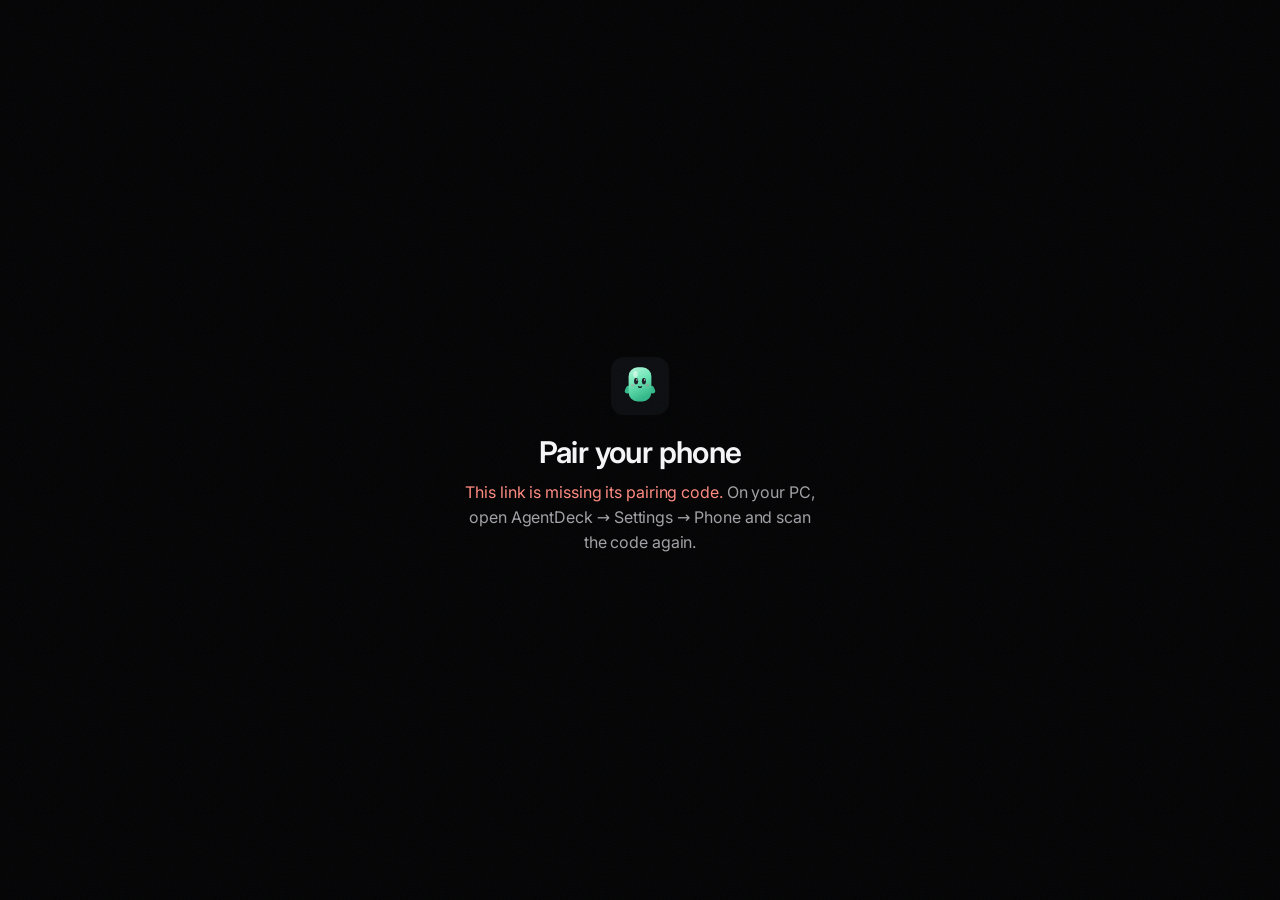
<file: docs/pair.html>
<!doctype html>
<html lang="en">
  <head>
    <meta charset="utf-8" />
    <meta name="viewport" content="width=device-width, initial-scale=1, viewport-fit=cover" />
    <title>Pair your phone · AgentDeck</title>
    <meta name="robots" content="noindex" />
    <meta name="referrer" content="no-referrer" />
    <meta name="theme-color" content="#050506" />
    <link rel="icon" href="assets/favicon.svg" type="image/svg+xml" />
    <link rel="stylesheet" href="styles.css?v=202610101927" />
    <style>
      .pair {
        min-height: 100svh;
        max-width: 440px;
        margin: 0 auto;
        padding: calc(48px + env(safe-area-inset-top)) var(--gutter) 40px;
        display: flex;
        flex-direction: column;
        justify-content: center;
        gap: 14px;
        text-align: center;
      }
      .pair-mark {
        width: 64px;
        height: 64px;
        margin: 0 auto 6px;
      }
      .pair h1 {
        font-size: 30px;
        letter-spacing: -0.02em;
      }
      .pair p {
        color: var(--muted);
        line-height: 1.55;
      }
      .pair .pc {
        color: var(--text);
        font-weight: 600;
      }
      .pair-actions {
        display: flex;
        flex-direction: column;
        gap: 10px;
        margin-top: 14px;
      }
      .pair-btn {
        display: flex;
        align-items: center;
        justify-content: center;
        height: 52px;
        border-radius: 16px;
        background: var(--surface);
        color: var(--text);
        font-weight: 600;
        text-decoration: none;
        box-shadow: inset 0 0 0 1px var(--line);
      }
      .pair-btn.primary {
        background: #f5f5f7;
        color: #000;
        box-shadow: none;
      }
      .pair small {
        color: var(--faint);
        line-height: 1.5;
      }
      .pair-step {
        padding: 14px 16px;
        border-radius: 16px;
        background: var(--surface);
        color: var(--muted);
        font-size: 14px;
        line-height: 1.55;
      }
      .pair-step b {
        color: var(--text);
      }
      .pair .bad {
        color: #ff8a80;
      }
    </style>
  </head>
  <body>
    <main class="pair">
      <img class="pair-mark" src="assets/favicon.svg" alt="" />
      <h1>Pair your phone</h1>
      <p id="lead">Connect this phone to AgentDeck on <span class="pc" id="pc">your PC</span>.</p>
      <div class="pair-actions" id="actions">
        <a class="pair-btn primary" id="open" href="#">Open in the AgentDeck app</a>
        <p class="pair-step" id="installing" hidden>
          <b>Downloading the app…</b><br />
          Open the download and tap <b>Install</b>. Then come back here and tap the button again.
        </p>
        <a class="pair-btn" id="get" href="https://github.com/hicham-alaoui0/agentdeck-beta/releases/latest/download/AgentDeck_android.apk">Get the Android app</a>
        <a class="pair-btn" id="browser" href="#">Use it in this browser instead</a>
      </div>
      <small id="note">No app yet? The button downloads it first.</small>
    </main>
    <script>
      // The code is in the fragment (never sent to this server). Read it, take
      // it out of the address bar, and hand it on: to the app, or to the PC's
      // own page on the local network.
      (function () {
        var code = location.hash.slice(1);
        history.replaceState(null, "", location.pathname);
        var info = null;
        try {
          if (code.indexOf("2~") === 0) {
            // Compact: 2~id~key~lan~pc~relay~room
            var f = code.split("~").map(function (x) { return decodeURIComponent(x || ""); });
            info = { v: 1, id: f[1], k: f[2], lan: f[3], pc: f[4] };
          } else {
            info = JSON.parse(atob(code.replace(/-/g, "+").replace(/_/g, "/")));
          }
        } catch (e) {}
        if (!info || info.v !== 1 || !info.id || !info.k) {
          document.getElementById("lead").innerHTML =
            '<span class="bad">This link is missing its pairing code.</span> On your PC, open AgentDeck → Settings → Phone and scan the code again.';
          document.getElementById("actions").remove();
          document.getElementById("note").remove();
          return;
        }
        if (info.pc) document.getElementById("pc").textContent = info.pc;
        // A fresh address each time, so the phone downloads the current app
        // instead of reusing a copy it saved earlier.
        var get = document.getElementById("get");
        get.href += "?t=" + Date.now();
        var apk = get.href;
        var open = document.getElementById("open");
        var android = /Android/i.test(navigator.userAgent);
        if (android) {
          // One button: Android opens the app, or, when it isn't installed,
          // Chrome follows the fallback and downloads it. An intent link
          // can't carry a #, so the code rides in ?c= (the app reads both).
          open.href =
            "intent://pair?c=" + code +
            "#Intent;scheme=agentdeck;package=dev.agentdeck.mobile;S.browser_fallback_url=" +
            encodeURIComponent(apk) + ";end";
          open.addEventListener("click", function () {
            // Still here a moment later: the app wasn't there, so it's downloading.
            setTimeout(function () {
              if (document.visibilityState === "visible") {
                document.getElementById("installing").hidden = false;
                document.getElementById("get").style.display = "none";
                document.getElementById("note").hidden = true;
                open.textContent = "Installed? Open the app";
              }
            }, 1500);
          });
        } else {
          // No app for this phone yet: the browser is the way.
          open.remove();
          document.getElementById("get").remove();
          document.getElementById("note").textContent = "The iPhone app is on its way. Until then, this works in the browser.";
        }
        if (info.lan && /^[\w.:-]+$/.test(info.lan)) {
          var b = document.getElementById("browser");
          b.href = "http://" + info.lan + "/#" + info.id + "." + info.k;
          if (!android) b.className = "pair-btn primary";
        } else {
          document.getElementById("browser").remove();
        }
      })();
    </script>
  </body>
</html>
</file>
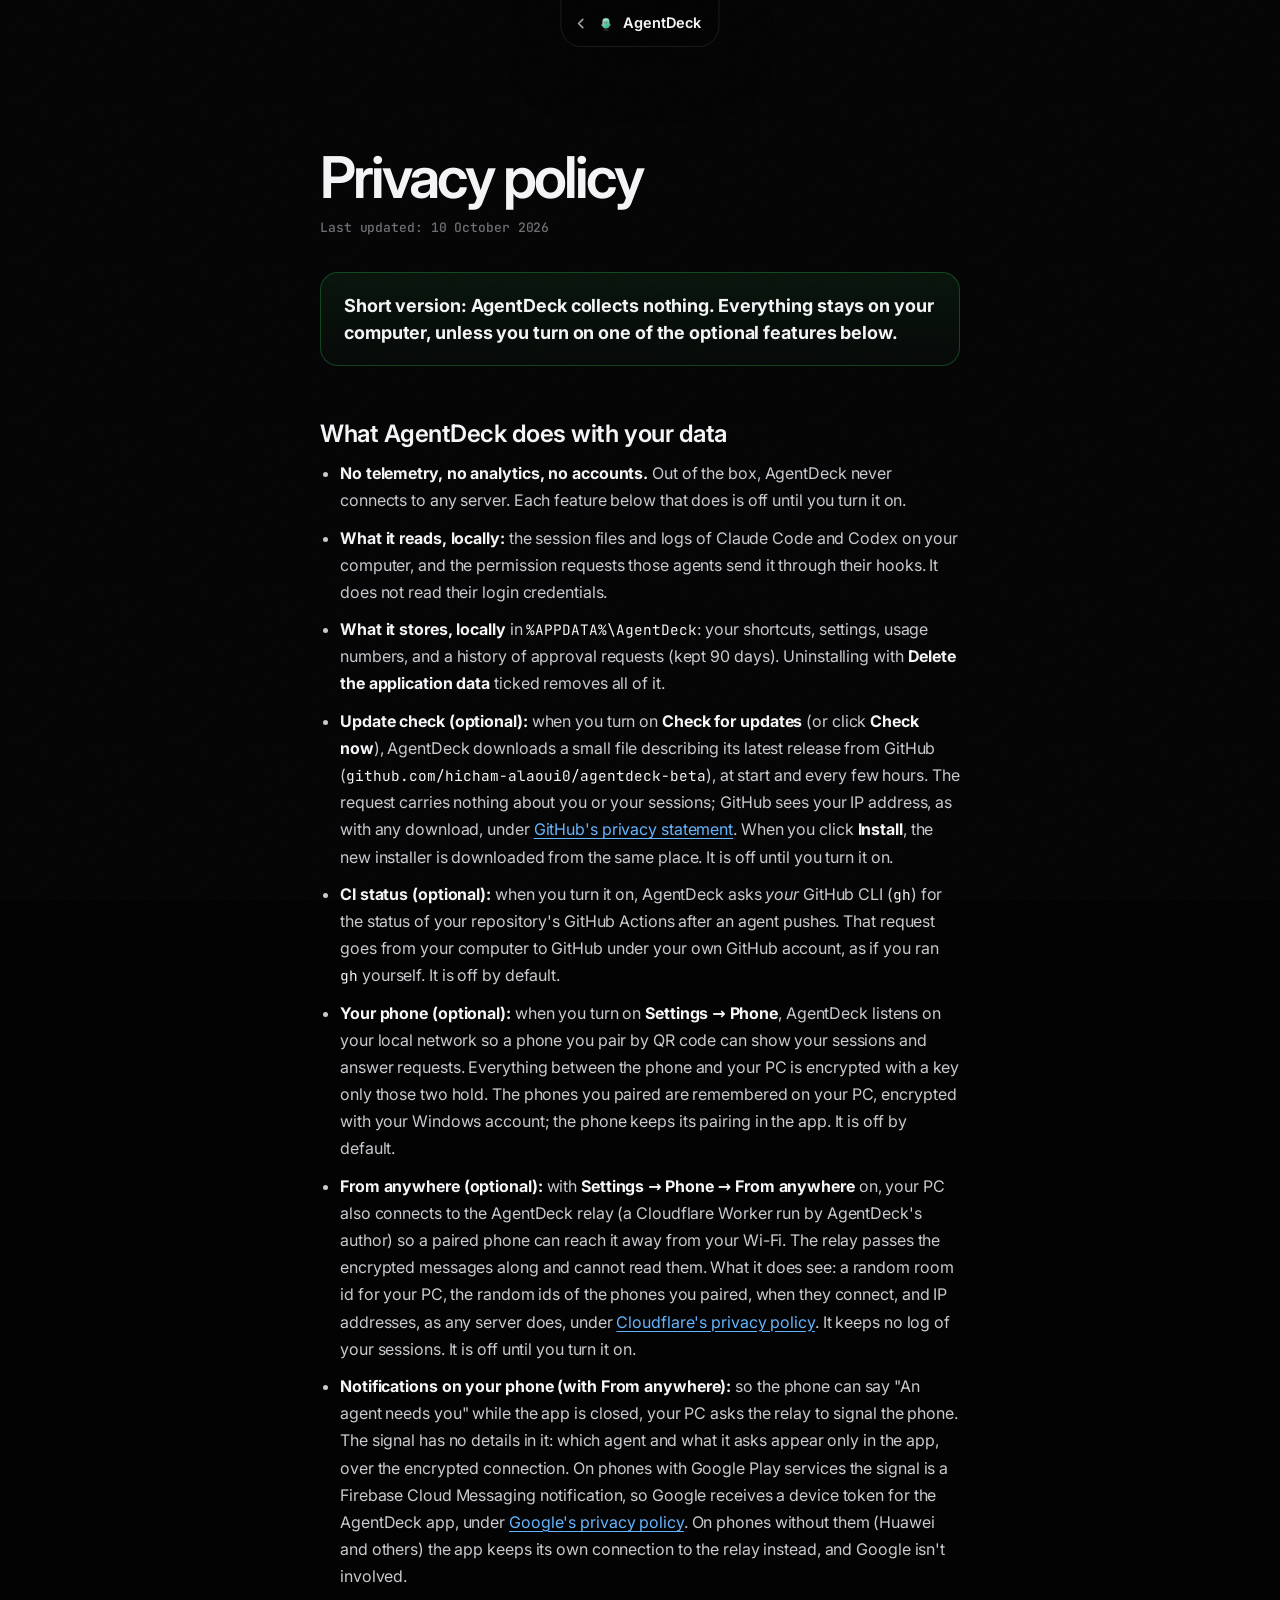
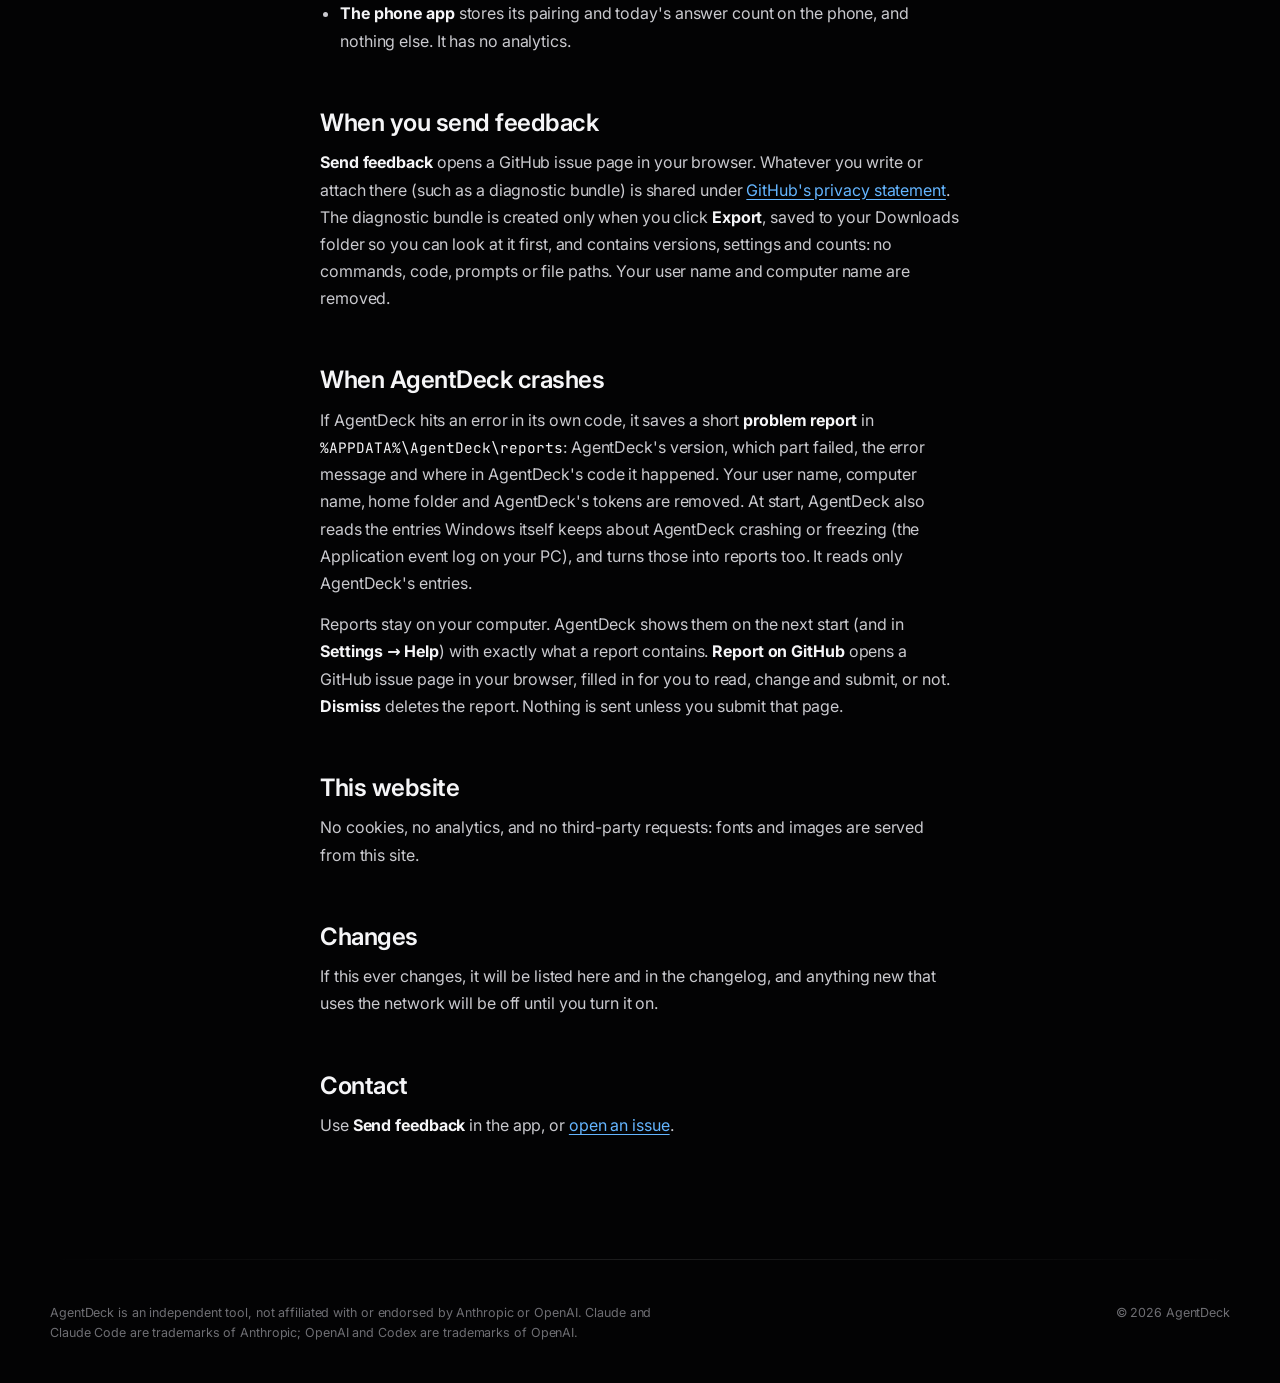
<file: docs/privacy.html>
<!doctype html>
<html lang="en">
  <head>
    <meta charset="utf-8" />
    <meta name="viewport" content="width=device-width, initial-scale=1" />
    <title>Privacy policy · AgentDeck</title>
    <meta name="description" content="AgentDeck collects nothing. Everything stays on your computer." />
    <meta name="theme-color" content="#050506" />
    <link rel="icon" href="assets/favicon.svg" type="image/svg+xml" />
    <link rel="stylesheet" href="styles.css?v=202610101927" />
    <style>
      .doc {
        max-width: 720px;
        margin: 0 auto;
        padding: 150px var(--gutter) 120px;
      }
      .doc h1 {
        font-size: clamp(2.4rem, 6vw, 3.6rem);
      }
      .doc .updated {
        margin-top: 14px;
        color: var(--faint);
        font: 500 13px var(--mono);
      }
      .doc .short {
        margin-top: 36px;
        padding: 20px 24px;
        border-radius: 18px;
        background: linear-gradient(180deg, rgba(48, 209, 88, 0.08), rgba(48, 209, 88, 0.02));
        box-shadow: inset 0 0 0 1px rgba(48, 209, 88, 0.28);
        font-size: 18px;
        line-height: 1.5;
      }
      .doc h2 {
        margin-top: 56px;
        font-size: 24px;
        letter-spacing: -0.02em;
      }
      .doc p,
      .doc li {
        color: #c9c9ce;
        font-size: 16px;
        line-height: 1.7;
      }
      .doc p {
        margin-top: 14px;
      }
      .doc ul {
        margin: 14px 0 0;
        padding-left: 20px;
      }
      .doc li + li {
        margin-top: 10px;
      }
      .doc b,
      .doc strong {
        color: var(--text);
      }
      .doc code {
        color: var(--text);
      }
      .doc a {
        color: #64b5ff;
        text-decoration: underline;
        text-underline-offset: 3px;
      }
      .back {
        position: fixed;
        top: 0;
        left: 50%;
        z-index: 50;
        translate: -50% 0;
        display: flex;
        align-items: center;
        gap: 10px;
        height: 46px;
        padding: 0 18px 0 12px;
        border-radius: 0 0 20px 20px;
        background: #000;
        box-shadow:
          0 0 0 1px rgba(255, 255, 255, 0.09),
          0 18px 50px rgba(0, 0, 0, 0.55);
        font-weight: 620;
        font-size: 14.5px;
        transition: transform 160ms var(--ease-out);
      }
      .back:active {
        transform: scale(0.97);
      }
      .back svg {
        width: 15px;
        height: 15px;
        fill: none;
        stroke: var(--muted);
        stroke-width: 1.8;
        stroke-linecap: round;
        stroke-linejoin: round;
      }
    </style>
  </head>
  <body>
    <a class="back" href="index.html">
      <svg viewBox="0 0 16 16" aria-hidden="true"><path d="M10 3.5 5.5 8l4.5 4.5" /></svg>
      <span class="face" data-mascot="blip" data-mood="idle" data-size="26" data-aura="0" data-greet="0"></span>
      AgentDeck
    </a>
    <main class="doc">
      <h1>Privacy policy</h1>
      <p class="updated">Last updated: 10 October 2026</p>
      <p class="short"><strong>Short version: AgentDeck collects nothing. Everything stays on your computer, unless you turn on one of the optional features below.</strong></p>

      <h2>What AgentDeck does with your data</h2>
      <ul>
        <li><b>No telemetry, no analytics, no accounts.</b> Out of the box, AgentDeck never connects to any server. Each feature below that does is off until you turn it on.</li>
        <li>
          <b>What it reads, locally:</b> the session files and logs of Claude Code and Codex on your computer, and the
          permission requests those agents send it through their hooks. It does not read their login credentials.
        </li>
        <li>
          <b>What it stores, locally</b> in <code>%APPDATA%\AgentDeck</code>: your shortcuts, settings, usage numbers, and a
          history of approval requests (kept 90 days). Uninstalling with <b>Delete the application data</b> ticked
          removes all of it.
        </li>
        <li>
          <b>Update check (optional):</b> when you turn on <b>Check for updates</b> (or click <b>Check now</b>),
          AgentDeck downloads a small file describing its latest release from GitHub
          (<code>github.com/hicham-alaoui0/agentdeck-beta</code>), at start and every few hours. The request carries
          nothing about you or your sessions; GitHub sees your IP address, as with any download, under
          <a href="https://docs.github.com/site-policy/privacy-policies/github-general-privacy-statement" rel="noopener">GitHub's privacy statement</a>.
          When you click <b>Install</b>, the new installer is downloaded from the same place. It is off until you turn
          it on.
        </li>
        <li>
          <b>CI status (optional):</b> when you turn it on, AgentDeck asks <em>your</em> GitHub CLI (<code>gh</code>)
          for the status of your repository's GitHub Actions after an agent pushes. That request goes from your
          computer to GitHub under your own GitHub account, as if you ran <code>gh</code> yourself. It is off by
          default.
        </li>
        <li>
          <b>Your phone (optional):</b> when you turn on <b>Settings → Phone</b>, AgentDeck listens on your local network
          so a phone you pair by QR code can show your sessions and answer requests. Everything between the phone and
          your PC is encrypted with a key only those two hold. The phones you paired are remembered on your PC,
          encrypted with your Windows account; the phone keeps its pairing in the app. It is off by default.
        </li>
        <li>
          <b>From anywhere (optional):</b> with <b>Settings → Phone → From anywhere</b> on, your PC also connects to the
          AgentDeck relay (a Cloudflare Worker run by AgentDeck's author) so a paired phone can reach it away from your
          Wi-Fi. The relay passes the encrypted messages along and cannot read them. What it does see: a random room id
          for your PC, the random ids of the phones you paired, when they connect, and IP addresses, as any server
          does, under <a href="https://www.cloudflare.com/privacypolicy/" rel="noopener">Cloudflare's privacy policy</a>.
          It keeps no log of your sessions. It is off until you turn it on.
        </li>
        <li>
          <b>Notifications on your phone (with From anywhere):</b> so the phone can say "An agent needs you" while the
          app is closed, your PC asks the relay to signal the phone. The signal has no details in it: which agent and
          what it asks appear only in the app, over the encrypted connection. On phones with Google Play services the
          signal is a Firebase Cloud Messaging notification, so Google receives a device token for the AgentDeck app,
          under <a href="https://policies.google.com/privacy" rel="noopener">Google's privacy policy</a>. On phones
          without them (Huawei and others) the app keeps its own connection to the relay instead, and Google isn't
          involved.
        </li>
        <li>
          <b>The phone app</b> stores its pairing and today's answer count on the phone, and nothing else. It has no
          analytics.
        </li>
      </ul>

      <h2>When you send feedback</h2>
      <p>
        <b>Send feedback</b> opens a GitHub issue page in your browser. Whatever you write or attach there (such as a
        diagnostic bundle) is shared under
        <a href="https://docs.github.com/site-policy/privacy-policies/github-general-privacy-statement" rel="noopener">GitHub's privacy statement</a>.
        The diagnostic bundle is created only when you click <b>Export</b>, saved to your Downloads folder so you can
        look at it first, and contains versions, settings and counts: no commands, code, prompts or file paths. Your
        user name and computer name are removed.
      </p>

      <h2>When AgentDeck crashes</h2>
      <p>
        If AgentDeck hits an error in its own code, it saves a short <b>problem report</b> in
        <code>%APPDATA%\AgentDeck\reports</code>: AgentDeck's version, which part failed, the error message and where in
        AgentDeck's code it happened. Your user name, computer name, home folder and AgentDeck's tokens are removed. At
        start, AgentDeck also reads the entries Windows itself keeps about AgentDeck crashing or freezing (the
        Application event log on your PC), and turns those into reports too. It reads only AgentDeck's entries.
      </p>
      <p>
        Reports stay on your computer. AgentDeck shows them on the next start (and in <b>Settings → Help</b>) with
        exactly what a report contains. <b>Report on GitHub</b> opens a GitHub issue page in your browser, filled in for
        you to read, change and submit, or not. <b>Dismiss</b> deletes the report. Nothing is sent unless you submit
        that page.
      </p>

      <h2>This website</h2>
      <p>No cookies, no analytics, and no third-party requests: fonts and images are served from this site.</p>

      <h2>Changes</h2>
      <p>
        If this ever changes, it will be listed here and in the changelog, and anything new that uses the network will
        be off until you turn it on.
      </p>

      <h2>Contact</h2>
      <p>
        Use <b>Send feedback</b> in the app, or
        <a href="https://github.com/hicham-alaoui0/agentdeck-beta/issues/new/choose" rel="noopener">open an issue</a>.
      </p>
    </main>
    <footer class="foot">
      <div class="wrap foot-legal" style="margin-top: 0">
        <p>
          AgentDeck is an independent tool, not affiliated with or endorsed by Anthropic or OpenAI. Claude and Claude
          Code are trademarks of Anthropic; OpenAI and Codex are trademarks of OpenAI.
        </p>
        <p>© 2026 AgentDeck</p>
      </div>
    </footer>
    <script src="js/crew.js?v=202610101927"></script>
    <script>
      Crew.mount(document);
    </script>
  </body>
</html>
</file>
<file: docs/styles.css>
/* AgentDeck website. Plain CSS, no build step.
   Colors, curves and the island's shapes come from the app (app/src/styles.css). */

/* Inter with its optical-size axis: large headlines get the Display cut. */
@font-face {
  font-family: "Inter";
  src: url("assets/fonts/inter-opsz-latin.woff2") format("woff2");
  font-weight: 100 900;
  font-style: normal;
  font-display: swap;
}
@font-face {
  font-family: "Inter";
  src: url("assets/fonts/inter-opsz-italic-latin.woff2") format("woff2");
  font-weight: 100 900;
  font-style: italic;
  font-display: swap;
}
@font-face {
  font-family: "JetBrains Mono";
  src: url("assets/fonts/jetbrains-mono-latin.woff2") format("woff2");
  font-weight: 100 800;
  font-style: normal;
  font-display: swap;
}

/* Cursor spotlight coordinates: not inherited, so moving them restyles one element. */
@property --mx {
  syntax: "<length-percentage>";
  inherits: false;
  initial-value: 50%;
}
@property --my {
  syntax: "<length-percentage>";
  inherits: false;
  initial-value: 0%;
}

:root {
  color-scheme: dark;
  interpolate-size: allow-keywords;

  --bg: #030304;
  --island: #000;
  --surface: #121214;
  --surface-2: #1c1c1f;
  --surface-3: #2a2a2e;
  --line: rgba(255, 255, 255, 0.07);
  --line-2: rgba(255, 255, 255, 0.12);
  --text: #f5f5f7;
  --muted: #a1a1a6;
  --faint: #6e6e73;

  --working: #0a84ff;
  --waiting: #ff9f0a;
  --done: #30d158;
  --failed: #ff453a;
  --ended: #48484a;
  --limited: #bf5af2;

  --sans: "Inter", "Segoe UI Variable Text", "Segoe UI", system-ui, sans-serif;
  --mono: "JetBrains Mono", "Cascadia Mono", Consolas, monospace;

  --ease: cubic-bezier(0.32, 0.72, 0, 1); /* the island's iOS-like morph */
  --ease-out: cubic-bezier(0.23, 1, 0.32, 1);
  --ease-in-out: cubic-bezier(0.77, 0, 0.175, 1);
  --spring: cubic-bezier(0.2, 0.9, 0.25, 1.15);

  --maxw: 1180px;
  --gutter: clamp(16px, 4vw, 40px);
}

/* ---------- Base ---------- */

*,
*::before,
*::after {
  box-sizing: border-box;
}
html {
  scroll-behavior: smooth;
  scroll-padding-top: 72px;
  -webkit-text-size-adjust: 100%;
  scrollbar-color: #2a2a2e var(--bg);
}
body {
  margin: 0;
  background: var(--bg);
  color: var(--text);
  font-family: var(--sans);
  font-optical-sizing: auto;
  font-size: 16px;
  line-height: 1.55;
  letter-spacing: -0.006em;
  -webkit-font-smoothing: antialiased;
  -moz-osx-font-smoothing: grayscale;
  text-rendering: optimizeLegibility;
  font-feature-settings: "cv11", "ss01";
  overflow-x: clip;
}
/* Film grain: keeps the large dark areas from looking flat. */
body::after {
  content: "";
  position: fixed;
  inset: 0;
  z-index: 100;
  pointer-events: none;
  opacity: 0.04;
  background-image: url("data:image/svg+xml,%3Csvg xmlns='http://www.w3.org/2000/svg' width='160' height='160'%3E%3Cfilter id='n'%3E%3CfeTurbulence type='fractalNoise' baseFrequency='.85' numOctaves='3' stitchTiles='stitch'/%3E%3C/filter%3E%3Crect width='100%25' height='100%25' filter='url(%23n)'/%3E%3C/svg%3E");
}
::selection {
  background: rgba(10, 132, 255, 0.45);
  color: #fff;
}
img,
svg {
  display: block;
}
a {
  color: inherit;
  text-decoration: none;
}
button,
input {
  font: inherit;
  color: inherit;
  letter-spacing: inherit;
}
button {
  border: 0;
  background: none;
  padding: 0;
  cursor: pointer;
  -webkit-tap-highlight-color: transparent;
}
code {
  font-family: var(--mono);
  font-size: 0.9em;
  letter-spacing: 0;
}
h1,
h2,
h3,
p {
  margin: 0;
}
:focus-visible {
  outline: 2px solid var(--working);
  outline-offset: 3px;
  border-radius: 6px;
}
.sr {
  position: absolute;
  width: 1px;
  height: 1px;
  overflow: hidden;
  clip-path: inset(50%);
  white-space: nowrap;
}
.skip {
  position: fixed;
  left: 12px;
  top: -60px;
  z-index: 200;
  padding: 10px 14px;
  border-radius: 10px;
  background: var(--text);
  color: #000;
  font-weight: 600;
}
.skip:focus {
  top: 12px;
}

.wrap {
  width: 100%;
  max-width: calc(var(--maxw) + 2 * var(--gutter));
  margin: 0 auto;
  padding: 0 var(--gutter);
}
.wrap.wide {
  max-width: calc(1260px + 2 * var(--gutter));
}
.center {
  text-align: center;
}
.sp {
  flex: 1;
  min-width: 0;
}

/* ---------- Type ---------- */

h1 {
  font-size: clamp(3rem, 8.2vw, 6.9rem);
  font-weight: 620;
  letter-spacing: -0.052em;
  line-height: 0.95;
}
h2 {
  font-size: clamp(2.4rem, 5.2vw, 4.2rem);
  font-weight: 620;
  letter-spacing: -0.046em;
  line-height: 1.02;
  text-wrap: balance;
}
h2.huge {
  font-size: clamp(3.2rem, 10.4vw, 8.6rem);
  letter-spacing: -0.058em;
  line-height: 0.93;
}
h3 {
  font-size: 19px;
  font-weight: 600;
  letter-spacing: -0.022em;
  line-height: 1.25;
}
.lead {
  font-size: clamp(1.06rem, 1.55vw, 1.24rem);
  color: var(--muted);
  line-height: 1.6;
  text-wrap: pretty;
}
.lead strong {
  color: var(--text);
  font-weight: 560;
}
/* Brushed metal: bright at the top, falling off toward the baseline. */
.metal {
  background: linear-gradient(180deg, #fff 8%, #ececf0 52%, #8f8f98 100%);
  -webkit-background-clip: text;
  background-clip: text;
  color: transparent;
  padding-bottom: 0.1em; /* keeps descenders inside the clipped background */
  margin-bottom: -0.1em;
}
h2.metal .dim {
  color: #57575e;
  -webkit-text-fill-color: #57575e;
}
.dim {
  color: var(--faint);
}
/* The one colored word: italic, luminous, in the crew's colors. */
.lux {
  display: inline-block;
  font-style: italic;
  font-weight: 520;
  letter-spacing: -0.04em;
  padding: 0 0.1em 0.12em 0.02em;
  margin: 0 -0.06em -0.12em -0.02em;
  background: linear-gradient(100deg, #b7f7dc 0%, #7dd3fc 34%, #c4b5fd 68%, #f9a8d4 100%);
  -webkit-background-clip: text;
  background-clip: text;
  color: transparent;
}
/* The glow lives on a wrapper: Safari (every iPhone browser) renders a filter
   on a background-clip:text element as a blurred box instead of the word. */
.lux-glow {
  display: inline-block;
  filter: drop-shadow(0 0 28px rgba(125, 211, 252, 0.28));
}
.kicker {
  display: inline-flex;
  align-items: center;
  gap: 12px;
  margin-bottom: 26px;
  font: 500 12px/1 var(--mono);
  letter-spacing: 0.16em;
  text-transform: uppercase;
  color: var(--muted);
}
.kicker b {
  color: var(--kc, var(--text));
  font-weight: 600;
}
.kicker i {
  width: 32px;
  height: 1px;
  background: linear-gradient(90deg, var(--kc, #fff), transparent);
}

/* ---------- Status bits (shared with the app) ---------- */

.pip {
  display: inline-block;
  width: 7px;
  height: 7px;
  border-radius: 50%;
  background: var(--ended);
  flex: none;
}
.pip.working {
  background: var(--working);
  animation: pulse 1.4s ease-in-out infinite;
}
.pip.waiting {
  background: var(--waiting);
  box-shadow: 0 0 8px var(--waiting);
}
.pip.done,
.pip.happy {
  background: var(--done);
  box-shadow: 0 0 8px rgba(48, 209, 88, 0.6);
}
.pip.idle {
  background: #8e8e93;
}
.pip.sleeping {
  background: var(--limited);
}
@keyframes pulse {
  50% {
    opacity: 0.3;
  }
}

.chip {
  flex: none;
  display: inline-flex;
  align-items: center;
  height: 22px;
  padding: 0 9px;
  border-radius: 999px;
  font: 600 11.5px/1 var(--sans);
  letter-spacing: 0;
  white-space: nowrap;
  font-variant-numeric: tabular-nums;
}
.chip.working {
  color: #64b5ff;
  background: rgba(10, 132, 255, 0.16);
}
.chip.done {
  color: #4ade80;
  background: rgba(48, 209, 88, 0.15);
}
.chip.waiting {
  color: #ffb340;
  background: rgba(255, 159, 10, 0.16);
}
.chip.limited {
  color: #d68cff;
  background: rgba(191, 90, 242, 0.18);
}

.risk {
  flex: none;
  display: inline-flex;
  align-items: center;
  height: 19px;
  padding: 0 8px;
  border-radius: 999px;
  font: 650 10.5px/1 var(--sans);
  letter-spacing: 0.04em;
  color: var(--muted);
  background: rgba(255, 255, 255, 0.08);
}
.risk.medium {
  color: #64b5ff;
  background: rgba(10, 132, 255, 0.15);
}
.risk.high {
  color: #ff8a80;
  background: rgba(255, 69, 58, 0.16);
}
.risk.critical {
  color: #fff;
  background: var(--failed);
}

/* ---------- Surfaces ---------- */

/* Glass: a lit top edge and a hairline border that fades as it goes down. */
.glass {
  position: relative;
  isolation: isolate;
  border-radius: 28px;
  background:
    radial-gradient(120% 70% at 50% 0%, rgba(255, 255, 255, 0.045), transparent 60%),
    linear-gradient(180deg, #0c0c0f, #08080a);
}
.glass::before {
  content: "";
  position: absolute;
  inset: 0;
  z-index: 2;
  padding: 1px;
  border-radius: inherit;
  pointer-events: none;
  background: linear-gradient(180deg, rgba(255, 255, 255, 0.17), rgba(255, 255, 255, 0.05) 38%, rgba(255, 255, 255, 0.03));
  -webkit-mask:
    linear-gradient(#000 0 0) content-box,
    linear-gradient(#000 0 0);
  -webkit-mask-composite: xor;
  mask:
    linear-gradient(#000 0 0) content-box,
    linear-gradient(#000 0 0);
  mask-composite: exclude;
}
/* Spotlight: follows the cursor across the card and lights its border. */
.spot::after {
  content: "";
  position: absolute;
  inset: 0;
  z-index: 0;
  border-radius: inherit;
  pointer-events: none;
  opacity: 0;
  background: radial-gradient(520px circle at var(--mx) var(--my), rgba(255, 255, 255, 0.055), transparent 45%);
  transition: opacity 0.5s ease;
}
.spot.lit::after {
  opacity: 1;
}
.spot.lit::before {
  background:
    radial-gradient(280px circle at var(--mx) var(--my), rgba(255, 255, 255, 0.42), transparent 70%),
    linear-gradient(180deg, rgba(255, 255, 255, 0.17), rgba(255, 255, 255, 0.05) 38%, rgba(255, 255, 255, 0.03));
}

/* ---------- Buttons ---------- */

.btn-primary,
.btn-glass {
  position: relative;
  display: inline-flex;
  align-items: center;
  justify-content: center;
  gap: 10px;
  height: 52px;
  padding: 0 26px;
  border-radius: 999px;
  font-size: 15.5px;
  font-weight: 600;
  letter-spacing: -0.012em;
  white-space: nowrap;
  transition:
    transform 160ms var(--ease-out),
    box-shadow 0.3s ease,
    background-color 0.2s ease;
}
.btn-primary {
  color: #000;
  background: linear-gradient(180deg, #fff, #dcdce3);
  box-shadow:
    inset 0 1px 0 #fff,
    inset 0 -1px 0 rgba(0, 0, 0, 0.14),
    0 0 0 1px rgba(255, 255, 255, 0.25),
    0 14px 40px -12px rgba(255, 255, 255, 0.45),
    0 0 90px -20px rgba(125, 211, 252, 0.55);
}
.btn-primary .win-glyph {
  width: 15px;
  height: 15px;
  fill: currentColor;
}
.btn-primary.big {
  height: 60px;
  padding: 0 32px;
  font-size: 17px;
}
.btn-glass {
  color: var(--text);
  background: rgba(255, 255, 255, 0.05);
  box-shadow:
    inset 0 0 0 1px rgba(255, 255, 255, 0.12),
    inset 0 1px 0 rgba(255, 255, 255, 0.1);
  -webkit-backdrop-filter: blur(10px);
  backdrop-filter: blur(10px);
}
.btn-glass svg {
  width: 15px;
  height: 15px;
  fill: none;
  stroke: currentColor;
  stroke-width: 1.8;
  stroke-linecap: round;
  stroke-linejoin: round;
}
.btn-primary:active,
.btn-glass:active {
  transform: scale(0.97);
}
@media (hover: hover) and (pointer: fine) {
  .btn-primary:hover {
    transform: translateY(-1px);
    box-shadow:
      inset 0 1px 0 #fff,
      inset 0 -1px 0 rgba(0, 0, 0, 0.14),
      0 0 0 1px rgba(255, 255, 255, 0.35),
      0 18px 50px -12px rgba(255, 255, 255, 0.55),
      0 0 120px -20px rgba(125, 211, 252, 0.75);
  }
  .btn-primary:active {
    transform: scale(0.97);
  }
  .btn-glass:hover {
    background: rgba(255, 255, 255, 0.09);
  }
}

/* ---------- Reveal on scroll ---------- */

.js .reveal {
  opacity: 0;
  transform: translateY(18px);
  filter: blur(8px);
  transition:
    opacity 1s var(--ease-out) var(--d, 0ms),
    transform 1s var(--ease-out) var(--d, 0ms),
    filter 1s var(--ease-out) var(--d, 0ms);
}
.js .reveal.in {
  opacity: 1;
  transform: none;
  filter: none;
}

/* =====================================================================
   Nav: an island hanging from the top edge, like the app
   ===================================================================== */

.nav {
  position: fixed;
  top: 0;
  left: 0;
  right: 0;
  z-index: 50;
  display: flex;
  justify-content: center;
  pointer-events: none;
}
.nav-isl {
  position: relative;
  pointer-events: auto;
  max-width: calc(100vw - 16px);
  background: var(--island);
  border-radius: 0 0 22px 22px;
  box-shadow:
    0 0 0 1px rgba(255, 255, 255, 0.1),
    inset 0 -1px 0 rgba(255, 255, 255, 0.05),
    0 18px 50px rgba(0, 0, 0, 0.6),
    0 2px 8px rgba(0, 0, 0, 0.4),
    0 16px 70px -12px rgba(160, 190, 255, 0.16);
  transition: border-radius 0.45s var(--ease);
}
.nav-progress {
  position: absolute;
  left: 24px;
  right: 24px;
  bottom: 0;
  height: 1.5px;
  border-radius: 2px;
  background: linear-gradient(90deg, #6ee7b7, #7dd3fc, #c4b5fd, #f9a8d4);
  transform: scaleX(0);
  transform-origin: left center;
  opacity: 0.85;
}
.nav-row {
  display: flex;
  align-items: center;
  height: 54px;
  padding: 0 9px 0 12px;
  transition:
    height 0.45s var(--ease),
    padding 0.45s var(--ease);
}
.nav-brand {
  display: flex;
  align-items: center;
  gap: 2px;
  height: 100%;
  font-weight: 650;
  font-size: 15.5px;
  letter-spacing: -0.025em;
}
.nav-face {
  display: grid;
  place-items: center;
  width: 32px;
  transition: transform 0.45s var(--ease);
}
/* Each part folds to nothing with the 0fr grid trick, so the island morphs
   without measuring anything. */
.collapse {
  display: grid;
  grid-template-columns: 1fr;
  opacity: 1;
  transition:
    grid-template-columns 0.45s var(--ease),
    opacity 0.3s ease;
}
.collapse > * {
  min-width: 0;
  overflow: hidden;
  white-space: nowrap;
}
.c-brand > span {
  padding: 0 6px;
}
.c-status {
  grid-template-columns: 0fr;
  opacity: 0;
}
.nav-status {
  display: inline-flex;
  align-items: center;
  gap: 9px;
  padding: 0 6px 0 8px;
  font-size: 13.5px;
  font-weight: 600;
  letter-spacing: -0.01em;
}
.nav-label {
  transition:
    opacity 0.2s ease,
    filter 0.2s ease;
}
.nav-label.swap {
  opacity: 0;
  filter: blur(2px);
}
.nav-status .pip {
  transition: background-color 0.4s ease;
}
.nav-links {
  display: flex;
  align-items: center;
  padding: 0 8px 0 14px;
}
.nav-links a {
  padding: 8px 12px;
  border-radius: 999px;
  color: var(--muted);
  font-size: 14px;
  font-weight: 500;
  transition:
    color 0.2s ease,
    background-color 0.2s ease;
}
.nav-links a.on {
  color: var(--text);
}
@media (hover: hover) and (pointer: fine) {
  .nav-links a:hover {
    color: var(--text);
    background: rgba(255, 255, 255, 0.07);
  }
  .nav-cta:hover {
    background: #fff;
  }
}
.nav-cta {
  display: inline-flex;
  align-items: center;
  justify-content: center;
  height: 36px;
  padding: 0 16px;
  border-radius: 999px;
  background: linear-gradient(180deg, #fff, #e2e2e8);
  color: #000;
  font-size: 13.5px;
  font-weight: 620;
  box-shadow: inset 0 1px 0 #fff;
  transition:
    transform 160ms var(--ease-out),
    background-color 0.2s ease;
}
.nav-cta:active {
  transform: scale(0.97);
}
.c-cta > span {
  padding: 4px 0 4px 2px;
}
.nav-menu {
  display: none;
  width: 38px;
  height: 38px;
  border-radius: 50%;
  place-items: center;
  margin-left: 4px;
  transition:
    background-color 0.2s ease,
    transform 160ms var(--ease-out);
}
.nav-menu:active {
  transform: scale(0.94);
}
.nav-menu svg {
  width: 20px;
  height: 20px;
  fill: none;
  stroke: var(--text);
  stroke-width: 1.8;
  stroke-linecap: round;
}
.nav-menu path {
  transition: d 0.35s var(--ease);
}
.nav.open .nav-menu path {
  d: path("M5 5l10 10M15 5 5 15");
}
.nav-panel {
  display: grid;
  grid-template-rows: 0fr;
  width: 0;
  transition:
    grid-template-rows 0.45s var(--ease),
    width 0.45s var(--ease);
}
.nav-panel > div {
  min-height: 0;
  overflow: hidden;
  display: flex;
  flex-direction: column;
  padding: 0 10px;
}
.nav-panel a {
  padding: 12px 10px;
  border-top: 1px solid var(--line);
  font-size: 16px;
  font-weight: 500;
  color: var(--muted);
}
.nav-panel a:first-child {
  border-top: 0;
}
.nav-panel .nav-cta.wide {
  height: 46px;
  margin: 8px 0 16px;
  color: #000;
  font-size: 15px;
  border-top: 0;
}

/* Compact: the island shrinks to the face and what's going on. */
.nav.compact .nav-row {
  height: 40px;
  padding: 0 8px;
}
.nav.compact .nav-isl {
  border-radius: 0 0 18px 18px;
}
.nav.compact .nav-face {
  transform: scale(0.84);
}
.nav.compact .c-brand,
.nav.compact .c-links,
.nav.compact .c-cta {
  grid-template-columns: 0fr;
  opacity: 0;
}
.nav.compact .c-status {
  grid-template-columns: 1fr;
  opacity: 1;
}
.nav.compact .nav-progress {
  left: 18px;
  right: 18px;
}

@media (max-width: 860px) {
  .c-links,
  .c-cta {
    display: none;
  }
  .nav-menu {
    display: grid;
  }
  .nav.open .nav-panel {
    grid-template-rows: 1fr;
    width: min(calc(100vw - 32px), 360px);
  }
  .nav.open .nav-isl {
    border-radius: 0 0 26px 26px;
  }
  .nav.open .nav-row {
    height: 54px;
  }
}

/* =====================================================================
   Hero
   ===================================================================== */

.hero {
  position: relative;
  padding-top: clamp(132px, 19vh, 196px);
  padding-bottom: clamp(56px, 8vw, 110px);
  isolation: isolate;
}
.hero-bg {
  position: absolute;
  inset: 0;
  z-index: -1;
  overflow: hidden;
  pointer-events: none;
}
/* A cone of light falling from the island at the top of the screen. */
.hero-light {
  position: absolute;
  left: 50%;
  top: -40px;
  width: 1700px;
  height: 1250px;
  translate: -50% 0;
  background: conic-gradient(
    from 0deg at 50% 0%,
    transparent 0deg 150deg,
    rgba(140, 170, 255, 0.06) 164deg,
    rgba(220, 230, 255, 0.15) 180deg,
    rgba(140, 170, 255, 0.06) 196deg,
    transparent 210deg 360deg
  );
  filter: blur(16px);
  -webkit-mask-image: radial-gradient(ellipse 52% 78% at 50% 0%, #000 30%, transparent 82%);
  mask-image: radial-gradient(ellipse 52% 78% at 50% 0%, #000 30%, transparent 82%);
  animation: breathe-light 10s ease-in-out infinite;
}
.hero-light::before {
  content: "";
  position: absolute;
  left: 50%;
  top: 0;
  width: 620px;
  height: 260px;
  translate: -50% -45%;
  border-radius: 50%;
  background: radial-gradient(closest-side, rgba(205, 220, 255, 0.4), rgba(140, 170, 255, 0.08) 60%, transparent);
}
@keyframes breathe-light {
  50% {
    opacity: 0.72;
  }
}
.dust {
  position: absolute;
  left: 0;
  top: 0;
  width: 100%;
  height: 1100px;
}
.hero-grid {
  position: absolute;
  inset: 0 0 auto;
  height: 1100px;
  background-image:
    linear-gradient(rgba(255, 255, 255, 0.035) 1px, transparent 1px),
    linear-gradient(90deg, rgba(255, 255, 255, 0.035) 1px, transparent 1px);
  background-size: 72px 72px;
  background-position: center top;
  -webkit-mask-image: radial-gradient(ellipse 46% 40% at 50% 8%, #000 10%, transparent 75%);
  mask-image: radial-gradient(ellipse 46% 40% at 50% 8%, #000 10%, transparent 75%);
}
.hero-tint {
  position: absolute;
  inset: 0;
  background:
    radial-gradient(40% 26% at 50% 66%, rgba(10, 132, 255, 0.22), transparent 70%),
    radial-gradient(24% 20% at 26% 72%, rgba(110, 231, 183, 0.1), transparent 70%),
    radial-gradient(24% 20% at 76% 72%, rgba(255, 159, 128, 0.1), transparent 70%);
}
.hero-copy {
  text-align: center;
}
.badge {
  display: inline-flex;
  align-items: center;
  gap: 10px;
  height: 36px;
  margin-bottom: 34px;
  padding: 0 12px 0 4px;
  border-radius: 999px;
  background: rgba(255, 255, 255, 0.04);
  box-shadow:
    inset 0 0 0 1px rgba(255, 255, 255, 0.1),
    inset 0 1px 0 rgba(255, 255, 255, 0.06),
    0 10px 40px -12px rgba(48, 209, 88, 0.3);
  -webkit-backdrop-filter: blur(8px);
  backdrop-filter: blur(8px);
  font-size: 13.5px;
  color: var(--muted);
  transition: background-color 0.2s ease;
}
.badge-live {
  display: inline-flex;
  align-items: center;
  gap: 8px;
  height: 28px;
  padding: 0 11px 0 10px;
  border-radius: 999px;
  background: rgba(48, 209, 88, 0.12);
  color: #4ade80;
  font-size: 12.5px;
  font-weight: 600;
}
.badge-live i {
  width: 6px;
  height: 6px;
  border-radius: 50%;
  background: var(--done);
  animation: live 2.2s ease-out infinite;
}
@keyframes live {
  from {
    box-shadow: 0 0 0 0 rgba(48, 209, 88, 0.6);
  }
  to {
    box-shadow: 0 0 0 8px rgba(48, 209, 88, 0);
  }
}
.badge svg {
  width: 14px;
  height: 14px;
  fill: none;
  stroke: var(--faint);
  stroke-width: 1.8;
  stroke-linecap: round;
  stroke-linejoin: round;
  transition: translate 0.25s var(--ease-out);
}
@media (hover: hover) and (pointer: fine) {
  .badge:hover {
    background: rgba(255, 255, 255, 0.07);
  }
  .badge:hover svg {
    translate: 2px 0;
  }
}
.hero-title {
  margin: 0 auto;
}
/* Word by word, out of the blur (main.js splits the words). */
.hero-title .w {
  display: inline-block;
}
.js .hero-title .w {
  opacity: 0;
  transform: translateY(0.28em);
  filter: blur(12px);
  animation: word-in 1.2s var(--ease-out) forwards;
  animation-delay: calc(var(--i, 0) * 75ms + 60ms);
}
.js .hero-title.lux-wait .lux-glow {
  animation-delay: calc(var(--i, 0) * 75ms + 160ms);
}
@keyframes word-in {
  to {
    opacity: 1;
    transform: none;
    filter: blur(0);
  }
}
.hero-title .lux-glow {
  filter: drop-shadow(0 0 30px rgba(125, 211, 252, 0.3));
}
.js .hero-title .lux-glow {
  animation-name: word-in-lux;
}
@keyframes word-in-lux {
  to {
    opacity: 1;
    transform: none;
    filter: drop-shadow(0 0 30px rgba(125, 211, 252, 0.3));
  }
}
.hero-copy .lead {
  max-width: 650px;
  margin: 30px auto 0;
}
.hero-ctas {
  display: flex;
  flex-wrap: wrap;
  justify-content: center;
  gap: 12px;
  margin-top: 40px;
}
.trust {
  list-style: none;
  display: flex;
  flex-wrap: wrap;
  justify-content: center;
  gap: 8px 0;
  margin: 30px 0 0;
  padding: 0;
  color: var(--faint);
  font-size: 13.5px;
}
.trust li {
  padding: 0 16px;
}
.trust li + li {
  border-left: 1px solid var(--line-2);
}
.trust b {
  color: var(--muted);
  font-weight: 560;
}

/* ---------- The demo ---------- */

.demo {
  position: relative;
  margin-top: clamp(64px, 9vw, 112px);
}
/* The screen leans back and straightens as you scroll to it (stage.js). */
.tilt {
  transform-origin: 50% 100%;
  will-change: transform;
}
.monitor {
  position: relative;
  padding: 10px;
  border-radius: 28px;
  background: linear-gradient(180deg, #25252a, #101012 26%, #0a0a0c);
  box-shadow:
    0 0 0 1px rgba(255, 255, 255, 0.1),
    inset 0 1px 0 rgba(255, 255, 255, 0.16),
    inset 0 -1px 0 rgba(0, 0, 0, 0.6),
    0 90px 180px -50px rgba(10, 132, 255, 0.32),
    0 50px 100px -30px rgba(0, 0, 0, 0.95);
}
.cam {
  position: absolute;
  top: 3px;
  left: 50%;
  width: 4px;
  height: 4px;
  translate: -50% 0;
  border-radius: 50%;
  background: #1a1a1f;
  box-shadow: inset 0 0 0 1px rgba(255, 255, 255, 0.06);
}
.floor-glow {
  height: 130px;
  margin: -70px auto 0;
  max-width: 1000px;
  background: radial-gradient(50% 50% at 50% 30%, rgba(10, 132, 255, 0.26), transparent 70%);
  filter: blur(18px);
  pointer-events: none;
}
.stage-wrap {
  position: relative;
  aspect-ratio: 1120 / 640;
  border-radius: 18px;
  overflow: hidden;
  isolation: isolate;
  background: #05070d;
  --is: 1;
}
.glare {
  position: absolute;
  inset: 0;
  z-index: 30;
  pointer-events: none;
  background: linear-gradient(118deg, rgba(255, 255, 255, 0.07) 0%, rgba(255, 255, 255, 0.015) 26%, transparent 42%);
}
.wall {
  position: absolute;
  inset: 0;
  background:
    radial-gradient(55% 75% at 64% 112%, rgba(10, 132, 255, 0.55), transparent 62%),
    radial-gradient(42% 60% at 22% 105%, rgba(191, 90, 242, 0.32), transparent 62%),
    radial-gradient(30% 45% at 94% 30%, rgba(48, 209, 88, 0.1), transparent 70%),
    radial-gradient(70% 60% at 50% -10%, rgba(80, 110, 200, 0.18), transparent 70%),
    linear-gradient(180deg, #07080d 0%, #0a0f1f 55%, #0f1834 100%);
}
.wall::after {
  /* a soft Windows-ish bloom */
  content: "";
  position: absolute;
  left: 18%;
  right: 8%;
  bottom: -30%;
  height: 80%;
  border-radius: 50%;
  background: radial-gradient(closest-side, rgba(125, 211, 252, 0.22), transparent);
  filter: blur(30px);
  transform: rotate(-8deg);
}
.stage {
  position: absolute;
  left: 0;
  top: 0;
  width: 1120px;
  height: 640px;
  transform-origin: 0 0;
}

/* Terminal windows */
.win {
  position: absolute;
  border-radius: 10px;
  background: rgba(12, 12, 14, 0.94);
  box-shadow:
    0 0 0 1px rgba(255, 255, 255, 0.09),
    0 30px 60px -10px rgba(0, 0, 0, 0.7);
  overflow: hidden;
}
.win-bar {
  display: flex;
  align-items: flex-end;
  height: 36px;
  padding-left: 8px;
  background: #1b1b1f;
}
.win-tab {
  display: flex;
  align-items: center;
  gap: 8px;
  height: 28px;
  padding: 0 14px 0 11px;
  border-radius: 8px 8px 0 0;
  background: rgba(12, 12, 14, 0.94);
  font-size: 12px;
  font-weight: 500;
  color: #e6e6ea;
}
.win-tab .pip {
  width: 6px;
  height: 6px;
}
.win-plus {
  align-self: center;
  margin-left: 10px;
  color: var(--faint);
  font-size: 15px;
}
.win-ctrls {
  display: flex;
  align-self: stretch;
  margin-left: auto;
}
.win-ctrls i {
  display: grid;
  place-items: center;
  width: 42px;
  font-style: normal;
  font-size: 11px;
  color: #8b8b92;
}
.win-body {
  position: absolute;
  top: 36px;
  left: 0;
  right: 0;
  bottom: 0;
  display: flex;
  flex-direction: column;
  justify-content: flex-end;
  overflow: hidden;
  padding: 10px 16px 14px;
  font: 12px/1.65 var(--mono);
  letter-spacing: 0;
  color: #c7cad1;
}
.ln {
  white-space: pre;
  overflow: hidden;
  text-overflow: ellipsis;
  flex: none;
}
.ln.new {
  animation: ln-in 0.32s var(--ease-out) both;
}
@keyframes ln-in {
  from {
    opacity: 0;
    transform: translateY(5px);
  }
}
.ln .pr {
  color: #6e6e73;
}
.ln.you {
  color: #f5f5f7;
  margin-top: 6px;
}
.ln.you:first-child {
  margin-top: 0;
}
.ln .bul {
  color: var(--done);
}
.ln .bul.cx {
  color: #a1a1a6;
}
.ln .tool {
  color: #f5f5f7;
  font-weight: 600;
}
.ln.res {
  color: #85888f;
}
.ln.say {
  color: #e2e3e6;
}
.ln .ok {
  color: #4ade80;
}
.ln .no {
  color: #ff7b72;
}
.ln .lim {
  color: #c99bff;
}
.ln .wt {
  color: #ffb340;
  animation: pulse 1.2s ease-in-out infinite;
}
.ln .add {
  color: #4ade80;
}
.ln .del {
  color: #ff7b72;
}

/* Taskbar */
.taskbar {
  position: absolute;
  left: 0;
  right: 0;
  bottom: 0;
  height: 46px;
  display: flex;
  align-items: center;
  justify-content: center;
  background: rgba(22, 22, 27, 0.88);
  border-top: 1px solid rgba(255, 255, 255, 0.07);
}
.tb-apps {
  display: flex;
  gap: 6px;
}
.tb-apps i {
  position: relative;
  display: grid;
  place-items: center;
  width: 36px;
  height: 36px;
  border-radius: 6px;
}
.tb-apps i.on {
  background: rgba(255, 255, 255, 0.07);
}
.tb-apps i.on::after {
  content: "";
  position: absolute;
  bottom: 2px;
  width: 14px;
  height: 3px;
  border-radius: 2px;
  background: #60cdff;
}
.tb-apps svg {
  width: 19px;
  height: 19px;
  fill: none;
  stroke: #d8d8dc;
  stroke-width: 1.3;
  stroke-linejoin: round;
  stroke-linecap: round;
}
.tb-start svg {
  fill: #60cdff;
  stroke: none;
}
.tb-tray {
  position: absolute;
  right: 14px;
  display: flex;
  align-items: center;
  gap: 14px;
}
.tb-tray img {
  width: 18px;
  height: 18px;
}
.tb-clock {
  display: flex;
  flex-direction: column;
  align-items: flex-end;
  font-size: 11px;
  line-height: 1.3;
  color: #e6e6ea;
}
.tb-clock b {
  font-weight: 500;
}
.tb-clock small {
  font-size: 11px;
}

/* ---------- The island (stage) ---------- */

.isl-layer {
  position: absolute;
  inset: 0;
  z-index: 5;
  pointer-events: none;
}
.isl {
  --morph: 0.48s;
  position: absolute;
  top: 0;
  left: 50%;
  width: 236px;
  height: 38px;
  transform: translateX(-50%) scale(var(--is));
  transform-origin: 50% 0;
  background: var(--island);
  border-radius: 0 0 19px 19px;
  box-shadow:
    0 18px 50px rgba(0, 0, 0, 0.55),
    0 2px 8px rgba(0, 0, 0, 0.4);
  overflow: hidden;
  pointer-events: auto;
  color: var(--text);
  font-size: 13px;
  letter-spacing: -0.005em;
  transition:
    width var(--morph) var(--ease),
    height var(--morph) var(--ease),
    border-radius var(--morph) var(--ease);
}
.isl[data-mode="compact"],
.isl[data-mode="peek"],
.isl[data-mode="result"] {
  --morph: 0.3s;
}
.isl[data-mode="peek"] {
  border-radius: 0 0 26px 26px;
}
.isl[data-mode="result"] {
  border-radius: 0 0 24px 24px;
}
.isl[data-mode="ask"],
.isl[data-mode="done"] {
  border-radius: 0 0 30px 30px;
}
.isl.nudge {
  animation: nudge 0.7s var(--spring);
}
@keyframes nudge {
  35% {
    transform: translateX(-50%) scale(calc(var(--is) * 1.04));
  }
}

/* Content swaps: the old fades out fast, the new settles in (app timings). */
.isl-c {
  position: absolute;
  top: 0;
  left: 50%;
  translate: -50% 0;
  animation: isl-in 0.38s var(--ease) 0.06s both;
}
.isl[data-mode="compact"] > .isl-c,
.isl[data-mode="peek"] > .isl-c,
.isl[data-mode="result"] > .isl-c {
  animation-duration: 0.22s;
  animation-delay: 0s;
}
.isl-c.out {
  animation: isl-out 0.14s ease-out both;
  pointer-events: none;
}
@keyframes isl-in {
  from {
    opacity: 0;
    transform: translateY(-3px) scale(0.985);
    filter: blur(2px);
  }
}
@keyframes isl-out {
  to {
    opacity: 0;
    filter: blur(2px);
  }
}

/* The border beam: a comet running around the island (app: .beam). */
@property --beam-angle {
  syntax: "<angle>";
  inherits: false;
  initial-value: 0deg;
}
.beam {
  position: absolute;
  inset: 0;
  z-index: 3;
  padding: 1.5px;
  border-radius: inherit;
  pointer-events: none;
  opacity: 0;
  --beam-color: transparent;
  background: conic-gradient(from var(--beam-angle), transparent 0%, var(--beam-color) 22%, transparent 27%);
  -webkit-mask:
    linear-gradient(#fff 0 0) content-box,
    linear-gradient(#fff 0 0);
  -webkit-mask-composite: xor;
  mask:
    linear-gradient(#fff 0 0) content-box,
    linear-gradient(#fff 0 0);
  mask-composite: exclude;
  transition: opacity 0.5s ease;
  animation: beam 2.6s linear infinite;
}
.beam-on > .beam {
  opacity: 1;
}
@keyframes beam {
  to {
    --beam-angle: 360deg;
  }
}

.face {
  display: inline-grid;
  place-items: center;
  flex: none;
}
.i-compact {
  display: flex;
  align-items: center;
  gap: 10px;
  height: 38px;
  padding: 0 16px 0 12px;
  white-space: nowrap;
  font-weight: 600;
  font-size: 13px;
}
.i-faces {
  display: flex;
}
.i-faces .face + .face {
  margin-left: -5px;
}
.i-peek {
  display: flex;
  align-items: center;
  gap: 12px;
  height: 68px;
  padding: 0 18px 0 14px;
}
.i-t {
  display: flex;
  flex-direction: column;
  min-width: 0;
  flex: 1;
}
.i-t b {
  font-size: 14px;
  font-weight: 620;
  white-space: nowrap;
  overflow: hidden;
  text-overflow: ellipsis;
}
.i-t small {
  font-size: 12px;
  color: var(--muted);
  white-space: nowrap;
  overflow: hidden;
  text-overflow: ellipsis;
}
.i-ask,
.i-done {
  display: flex;
  flex-direction: column;
  gap: 12px;
  padding: 16px 20px 18px;
}
.i-head {
  display: grid;
  grid-template-columns: auto 1fr auto;
  align-items: start;
  gap: 12px;
}
.i-head .i-t b {
  white-space: normal;
  font-weight: 500;
  color: var(--muted);
}
.i-head .i-t b strong {
  color: var(--text);
  font-weight: 620;
}
.i-meta {
  display: flex;
  gap: 12px;
  margin-top: 3px;
  font-size: 11.5px;
  color: var(--faint);
}
.i-meta span {
  display: inline-flex;
  align-items: center;
  gap: 4px;
}
.i-meta svg {
  width: 11px;
  height: 11px;
  fill: none;
  stroke: currentColor;
  stroke-width: 1.6;
}
.cmd {
  margin: 0;
  padding: 10px 12px;
  border-radius: 10px;
  background: var(--surface);
  font: 600 12.5px/1.5 var(--mono);
  letter-spacing: 0;
  color: var(--text);
  white-space: pre-wrap;
  word-break: break-word;
}
.risk-line {
  display: flex;
  align-items: center;
  gap: 8px;
  min-width: 0;
  font-size: 12px;
}
.risk-why {
  min-width: 0;
  overflow: hidden;
  text-overflow: ellipsis;
  white-space: nowrap;
  color: var(--muted);
}
.risk-line.high .risk-why,
.risk-line.critical .risk-why {
  color: #ff8a80;
  font-weight: 500;
}
.drain {
  height: 2px;
  border-radius: 1px;
  background: var(--line);
  overflow: hidden;
}
.drain i {
  display: block;
  height: 100%;
  background: var(--waiting);
  transform-origin: left center;
  animation: drain 14s linear forwards;
}
.drain.critical i {
  background: var(--failed);
}
@keyframes drain {
  to {
    transform: scaleX(0);
  }
}
.i-actions {
  display: flex;
  align-items: center;
  gap: 6px;
  transition: opacity 0.2s ease;
}
.guard .i-actions {
  opacity: 0.5;
  pointer-events: none;
}

/* App buttons */
.b {
  position: relative;
  display: inline-flex;
  align-items: center;
  justify-content: center;
  height: 32px;
  padding: 0 16px;
  border-radius: 999px;
  background: var(--surface-2);
  color: var(--text);
  font-size: 13px;
  font-weight: 500;
  white-space: nowrap;
  transition:
    background-color 0.15s ease,
    transform 0.15s var(--ease-out),
    color 0.15s ease;
}
.b:active:not(:disabled),
.b.pressed {
  transform: scale(0.97);
}
.b.allow {
  background: var(--text);
  color: #000;
}
.b.deny {
  color: var(--failed);
}
.b:disabled {
  opacity: 0.4;
  cursor: not-allowed;
}
@media (hover: hover) and (pointer: fine) {
  .b:hover:not(:disabled) {
    background: var(--surface-3);
  }
  .b.allow:hover:not(:disabled) {
    background: #fff;
  }
}
/* Hold to allow: a fill grows while held; letting go snaps it back. */
.b.hold {
  overflow: hidden;
  isolation: isolate;
  background: transparent;
  color: var(--text);
  box-shadow: inset 0 0 0 1.5px var(--text);
  touch-action: none;
  user-select: none;
  -webkit-user-select: none;
}
.b.hold::before {
  content: "";
  position: absolute;
  inset: 0;
  z-index: -1;
  background: var(--text);
  transform: scaleX(0);
  transform-origin: left center;
  transition: transform 0.2s var(--ease-out);
}
.b.hold.holding {
  color: #000;
  transform: none;
  transition: color 0.3s ease calc(var(--hold-ms) * 0.4);
}
.b.hold.holding::before {
  transform: scaleX(1);
  transition: transform var(--hold-ms) linear;
}
@media (hover: hover) and (pointer: fine) {
  .b.hold:hover:not(:disabled) {
    background: rgba(255, 255, 255, 0.06);
  }
}

.i-reply {
  display: flex;
  align-items: center;
  gap: 8px;
  height: 40px;
  padding: 0 5px 0 15px;
  border-radius: 999px;
  background: var(--surface);
  box-shadow: inset 0 0 0 1px var(--line);
  transition: box-shadow 0.2s ease;
}
.i-reply:focus-within {
  box-shadow: inset 0 0 0 1px rgba(48, 209, 88, 0.55);
}
.i-reply input {
  flex: 1;
  min-width: 0;
  border: 0;
  outline: 0;
  background: none;
  font-size: 13px;
}
.i-reply input::placeholder {
  color: var(--faint);
}
.i-reply button {
  display: grid;
  place-items: center;
  width: 30px;
  height: 30px;
  border-radius: 50%;
  background: var(--text);
  color: #000;
  transition: transform 0.15s var(--ease-out);
}
.i-reply button:active,
.i-reply button.pressed {
  transform: scale(0.92);
}
.i-reply svg {
  width: 14px;
  height: 14px;
  fill: none;
  stroke: currentColor;
  stroke-width: 2;
  stroke-linecap: round;
  stroke-linejoin: round;
}
.i-result {
  display: flex;
  align-items: center;
  gap: 10px;
  height: 52px;
  padding: 0 20px 0 14px;
  white-space: nowrap;
  font-size: 13.5px;
  font-weight: 600;
}
.i-result small {
  color: var(--muted);
  font-weight: 500;
}
.ic {
  display: grid;
  place-items: center;
  width: 24px;
  height: 24px;
  border-radius: 50%;
  flex: none;
}
.ic svg {
  width: 13px;
  height: 13px;
  fill: none;
  stroke: currentColor;
  stroke-width: 2.4;
  stroke-linecap: round;
  stroke-linejoin: round;
}
.ic.ok {
  color: #000;
  background: var(--done);
}
.ic.no {
  color: #fff;
  background: var(--failed);
}
.ic.send {
  color: #000;
  background: var(--text);
}

/* Status ring around a face (app: .status-ring) */
.ring {
  position: relative;
  display: inline-grid;
  place-items: center;
  flex: none;
  border-radius: 50%;
}
.ring::before {
  content: "";
  position: absolute;
  inset: -1px;
  border-radius: 50%;
  box-shadow: inset 0 0 0 1.5px var(--ring, rgba(255, 255, 255, 0.1));
}
.ring > .beam {
  inset: -1px;
  opacity: 1;
}
.ring .mascot .aura {
  display: none;
}

/* The fake cursor that plays the demo */
.fcursor {
  position: absolute;
  left: 0;
  top: 0;
  z-index: 10;
  width: 22px;
  height: 22px;
  pointer-events: none;
  translate: 70% 120%;
  transform: scale(var(--is));
  transform-origin: 0 0;
  transition:
    translate 0.95s var(--ease-in-out),
    opacity 0.3s ease;
  filter: drop-shadow(0 2px 3px rgba(0, 0, 0, 0.55));
}
.fcursor svg {
  width: 22px;
  height: 22px;
  overflow: visible;
}
.fcursor path {
  fill: #fff;
  stroke: #111;
  stroke-width: 1.3;
  stroke-linejoin: round;
}
.fcursor::after {
  content: "";
  position: absolute;
  left: -11px;
  top: -9px;
  width: 22px;
  height: 22px;
  border-radius: 50%;
  border: 2px solid rgba(255, 255, 255, 0.85);
  opacity: 0;
}
.fcursor.click::after {
  animation: ripple 0.5s var(--ease-out);
}
@keyframes ripple {
  from {
    opacity: 1;
    transform: scale(0.3);
  }
  to {
    opacity: 0;
    transform: scale(1.4);
  }
}
.fcursor.hide {
  opacity: 0;
}

/* Chapters: a segmented control whose active tab fills as the chapter plays */
.chapters {
  display: flex;
  flex-wrap: wrap;
  justify-content: center;
  gap: 4px;
  width: max-content;
  max-width: 100%;
  margin: 8px auto 0;
  padding: 4px;
  border-radius: 999px;
  background: rgba(255, 255, 255, 0.035);
  box-shadow:
    inset 0 0 0 1px var(--line),
    inset 0 1px 0 rgba(255, 255, 255, 0.04);
}
.chapter {
  position: relative;
  display: inline-flex;
  align-items: center;
  gap: 9px;
  height: 40px;
  padding: 0 18px 0 15px;
  border-radius: 999px;
  overflow: hidden;
  color: var(--muted);
  font-size: 14px;
  font-weight: 500;
  transition:
    color 0.2s ease,
    background-color 0.25s ease,
    transform 160ms var(--ease-out);
}
.chapter:active {
  transform: scale(0.97);
}
.chapter i {
  width: 7px;
  height: 7px;
  border-radius: 50%;
  background: var(--faint);
  transition:
    background-color 0.25s ease,
    box-shadow 0.25s ease;
}
.chapter[aria-selected="true"] {
  color: var(--text);
  background: rgba(255, 255, 255, 0.08);
  box-shadow: inset 0 1px 0 rgba(255, 255, 255, 0.06);
}
.chapter[aria-selected="true"] i {
  background: var(--cc);
  box-shadow: 0 0 10px var(--cc);
}
.chapter .fill {
  position: absolute;
  left: 16px;
  right: 16px;
  bottom: 4px;
  height: 2px;
  border-radius: 2px;
  background: rgba(255, 255, 255, 0.08);
  overflow: hidden;
  opacity: 0;
  transition: opacity 0.3s ease;
}
.chapter .fill::after {
  content: "";
  position: absolute;
  inset: 0;
  border-radius: inherit;
  background: var(--cc);
  transform: scaleX(var(--p, 0));
  transform-origin: left center;
  transition: transform 0.2s linear;
}
.chapter[aria-selected="true"] .fill {
  opacity: 1;
}
@media (hover: hover) and (pointer: fine) {
  .chapter:hover {
    color: var(--text);
  }
}
.chapter-caption {
  max-width: 640px;
  min-height: 3.2em;
  margin: 22px auto 0;
  text-align: center;
  color: var(--text);
  font-size: 17.5px;
  line-height: 1.55;
  letter-spacing: -0.012em;
  text-wrap: balance;
  transition:
    opacity 0.25s ease,
    filter 0.25s ease;
}
.chapter-caption.swap {
  opacity: 0;
  filter: blur(3px);
}
.chapter-hint {
  margin-top: 6px;
  text-align: center;
  color: var(--faint);
  font-size: 13.5px;
}

/* =====================================================================
   The story: words light up as you scroll
   ===================================================================== */

.story {
  position: relative;
  height: 240vh;
}
.story-pin {
  position: sticky;
  top: 0;
  height: 100vh;
  display: grid;
  align-items: center;
  overflow: hidden;
}
.story-pin::before {
  content: "";
  position: absolute;
  left: 50%;
  top: 50%;
  width: min(1100px, 120vw);
  height: 600px;
  translate: -50% -50%;
  background: radial-gradient(closest-side, rgba(255, 159, 10, 0.07), transparent);
  pointer-events: none;
}
.story-text {
  position: relative;
  max-width: 1040px;
  margin: 0 auto;
  font-size: clamp(1.85rem, 4.6vw, 3.75rem);
  font-weight: 580;
  letter-spacing: -0.04em;
  line-height: 1.16;
  text-align: center;
  text-wrap: balance;
}
.js .story-text .sword {
  opacity: 0.14;
  transition: opacity 0.4s ease;
}
.js .story-text .sword.lit {
  opacity: 1;
}
.story-text .inl {
  display: inline-grid;
  vertical-align: -0.16em;
  margin: 0 0.06em;
}
.story-text .inl svg {
  width: 1.15em;
  height: 1.15em;
}
.js .story-text .inl {
  opacity: 0.18;
  filter: grayscale(1);
  transition:
    opacity 0.4s ease,
    filter 0.4s ease;
}
.js .story-text .inl.lit {
  opacity: 1;
  filter: none;
}
.story-end {
  position: relative;
  margin-top: 40px;
  text-align: center;
  font-size: clamp(1.15rem, 2.1vw, 1.6rem);
  font-weight: 500;
  letter-spacing: -0.02em;
  color: var(--text);
}
.js .story-end {
  opacity: 0;
  transform: translateY(12px);
  filter: blur(6px);
  transition:
    opacity 0.7s var(--ease-out),
    transform 0.7s var(--ease-out),
    filter 0.7s var(--ease-out);
}
.js .story-end.lit {
  opacity: 1;
  transform: none;
  filter: none;
}
.story-end::before {
  content: "";
  display: block;
  width: 1px;
  height: 36px;
  margin: 0 auto 22px;
  background: linear-gradient(transparent, rgba(255, 255, 255, 0.4));
}

/* =====================================================================
   Mascots (app: styles.css "Mascot: the crew")
   ===================================================================== */

.mascot {
  flex: none;
  overflow: visible;
  color: var(--c, #6ee7b7);
  transition: color 0.45s ease;
  touch-action: manipulation;
  cursor: pointer;
  -webkit-tap-highlight-color: transparent;
}
.mascot.working {
  color: var(--working);
}
.mascot.waiting {
  color: var(--waiting);
}
.mascot.happy {
  color: var(--done);
}
.mascot.sleeping {
  /* A usage limit: resting, not broken. The calm "limited" violet. */
  color: var(--limited);
}
.mascot.no-aura .aura,
.mascot.no-aura .halo,
.mascot.no-aura .halo-gap {
  display: none;
}
/* Status outline (working / waiting / done): status color, a dark gap, then
   the body, so it never blends into a body of a similar color. */
.mascot .halo,
.mascot .halo-gap {
  fill: none;
  stroke-linejoin: round;
}
.mascot .halo {
  stroke: currentColor;
  stroke-width: 7.5;
  opacity: 0.85;
  transition: stroke 0.45s ease;
}
.mascot .halo-gap {
  stroke: #000;
  stroke-width: 3.6;
}
.mascot .react,
.mascot .float,
.mascot .sprite {
  transform-box: view-box;
  transform-origin: 32px 52px;
}
.mascot .gaze {
  transform: translate(var(--gx, 0px), var(--gy, 0px));
  transition: transform 0.18s ease-out;
}
.mascot .shine {
  fill: #fff;
  opacity: 0.5;
}
.mascot .shadow {
  fill: #000;
  opacity: 0.5;
}
.mascot .cheek {
  fill: #ff5f8f;
  opacity: 0.32;
}
.mascot .eye {
  fill: #1b1f27;
  transform-box: fill-box;
  transform-origin: center;
}
.mascot .glint {
  fill: #fff;
  pointer-events: none;
}
.mascot .lid,
.mascot .mouth {
  fill: none;
  stroke: #1b1f27;
  stroke-width: 2.2;
  stroke-linecap: round;
  transform-box: fill-box;
  transform-origin: center;
}
.mascot .mouth {
  stroke-width: 1.6;
}
.mascot .mouth-fill {
  fill: #1b1f27;
}
.mascot .pad,
.mascot .bulb {
  fill: currentColor;
  transition: fill 0.45s ease;
}
.mascot .dim {
  /* Asleep: a touch dimmer, still its own color. */
  fill: #0b0d10;
  opacity: 0.12;
}
.mascot .limb {
  transform-box: view-box;
}
.mascot .arm-left {
  transform: rotate(22deg);
}
.mascot .arm-right {
  transform: rotate(-22deg);
}
.mascot .leaf {
  transform-box: view-box;
  transform-origin: 32px 25px; /* where Sprout's stem meets its head */
}
.mascot .zz {
  fill: var(--faint);
  font: 600 11px var(--sans);
  animation: drift 2.8s ease-out infinite;
}
.mascot:not(.sleeping) .float {
  animation: float 3.6s ease-in-out infinite;
}
.mascot.idle .sprite {
  animation: cursor-blink 7s steps(1) infinite;
}
.mascot.working .eyes {
  animation: look 2.4s ease-in-out infinite;
}
.mascot.working .sprite {
  animation: type 0.5s steps(1) infinite alternate;
}
.mascot.working .bulb {
  animation: flicker 1.2s steps(1) infinite;
}
.mascot.waiting .arm-right {
  animation: wave 0.9s ease-in-out infinite;
}
.mascot.happy .leaf {
  animation: sway 0.8s ease-in-out infinite alternate;
}
.mascot.sleeping .sprite {
  transform: translateY(5px);
  animation: breathe 3.2s ease-in-out infinite;
}
@keyframes float {
  0%,
  100% {
    transform: translateY(0);
  }
  50% {
    transform: translateY(-1.8px);
  }
}
@keyframes cursor-blink {
  0%,
  90%,
  94%,
  100% {
    opacity: 1;
  }
  92%,
  96% {
    opacity: 0.15;
  }
}
@keyframes type {
  to {
    transform: translateY(-1.6px);
  }
}
@keyframes flicker {
  50% {
    opacity: 0.45;
  }
}
@keyframes wave {
  0%,
  100% {
    transform: rotate(-120deg);
  }
  50% {
    transform: rotate(-160deg);
  }
}
@keyframes sway {
  from {
    transform: rotate(-10deg);
  }
  to {
    transform: rotate(10deg);
  }
}
@keyframes breathe {
  0%,
  100% {
    transform: translateY(5px);
  }
  50% {
    transform: translateY(5px) scaleY(0.96);
    opacity: 0.8;
  }
}
@keyframes drift {
  0% {
    opacity: 0;
    transform: translate(0, 2px);
  }
  50% {
    opacity: 1;
  }
  100% {
    opacity: 0;
    transform: translate(3px, -4px);
  }
}
@keyframes look {
  0%,
  100% {
    transform: translateX(0);
  }
  30% {
    transform: translateX(-3px);
  }
  65% {
    transform: translateX(3px);
  }
}

/* =====================================================================
   Sections
   ===================================================================== */

.sec {
  position: relative;
  isolation: isolate;
  padding: clamp(104px, 14vw, 180px) 0;
}
/* A hairline that fades out at both ends, between sections. */
.sec::before {
  content: "";
  position: absolute;
  top: 0;
  left: 50%;
  width: min(1180px, 92%);
  height: 1px;
  translate: -50% 0;
  background: linear-gradient(90deg, transparent, rgba(255, 255, 255, 0.11), transparent);
}
.sec-head {
  margin-bottom: clamp(48px, 6vw, 80px);
}
.sec-head.center {
  text-align: center;
}
.sec-head.center .lead {
  max-width: 640px;
  margin: 24px auto 0;
}
.sec-head.split {
  display: grid;
  grid-template-columns: 1.15fr 1fr;
  align-items: end;
  gap: 24px 72px;
}
.sec-head.split .lead {
  padding-bottom: 8px;
}

/* ---------- Crew ---------- */

.crew-sec {
  background: radial-gradient(60% 50% at 50% 72%, rgba(255, 255, 255, 0.035), transparent 70%);
}
.crew-sec .lead {
  max-width: 600px;
  margin: 24px auto 0;
}
.moods {
  position: relative;
  display: inline-flex;
  flex-wrap: wrap;
  justify-content: center;
  gap: 2px;
  margin-top: 44px;
  padding: 4px;
  border-radius: 999px;
  background: rgba(255, 255, 255, 0.035);
  box-shadow:
    inset 0 0 0 1px var(--line),
    inset 0 1px 0 rgba(255, 255, 255, 0.04);
}
.moods-thumb {
  position: absolute;
  left: 0;
  top: 0;
  height: 38px;
  border-radius: 999px;
  background: linear-gradient(180deg, #34343a, #26262b);
  box-shadow:
    inset 0 1px 0 rgba(255, 255, 255, 0.1),
    0 4px 14px rgba(0, 0, 0, 0.4);
  transition:
    translate 0.35s var(--ease),
    width 0.35s var(--ease);
}
.moods button {
  position: relative;
  display: inline-flex;
  align-items: center;
  gap: 8px;
  height: 38px;
  padding: 0 16px 0 13px;
  border-radius: 999px;
  color: var(--muted);
  font-size: 14px;
  font-weight: 500;
  transition: color 0.2s ease;
}
.moods button::before {
  content: "";
  width: 7px;
  height: 7px;
  border-radius: 50%;
  background: var(--mc);
  opacity: 0.55;
  transition:
    opacity 0.2s ease,
    box-shadow 0.2s ease;
}
.moods button[aria-checked="true"] {
  color: var(--text);
}
.moods button[aria-checked="true"]::before {
  opacity: 1;
  box-shadow: 0 0 10px var(--mc);
}
.mood-desc {
  min-height: 1.6em;
  margin-top: 18px;
  color: var(--muted);
  font-size: 15px;
  transition:
    opacity 0.2s ease,
    filter 0.2s ease;
}
.mood-desc.swap {
  opacity: 0;
  filter: blur(2px);
}
/* The crew stands on a glossy floor. */
.crew-stage {
  --fs: clamp(84px, 11vw, 128px);
  position: relative;
  margin-top: 60px;
}
.crew-stage::before {
  content: "";
  position: absolute;
  left: 4%;
  right: 4%;
  top: calc(var(--fs) * 0.92);
  height: 1px;
  background: linear-gradient(90deg, transparent, rgba(255, 255, 255, 0.16), transparent);
}
.crew-stage::after {
  content: "";
  position: absolute;
  left: 8%;
  right: 8%;
  top: calc(var(--fs) * 0.92);
  height: 120px;
  background: linear-gradient(180deg, rgba(255, 255, 255, 0.035), transparent);
  -webkit-mask-image: linear-gradient(90deg, transparent, #000 20%, #000 80%, transparent);
  mask-image: linear-gradient(90deg, transparent, #000 20%, #000 80%, transparent);
  pointer-events: none;
}
.shelf {
  position: relative;
  z-index: 1;
  list-style: none;
  display: grid;
  grid-template-columns: repeat(6, 1fr);
  gap: 20px;
  margin: 0;
  padding: 0;
}
.shelf li {
  display: flex;
  flex-direction: column;
  align-items: center;
  gap: 4px;
}
.shelf .face {
  position: relative;
  margin-bottom: calc(var(--fs) * 0.3);
}
.shelf .face::after {
  /* a pool of the character's own color on the floor */
  content: "";
  position: absolute;
  left: 8%;
  right: 8%;
  top: 86%;
  height: 22%;
  z-index: -1;
  border-radius: 50%;
  background: radial-gradient(closest-side, var(--tint), transparent);
  opacity: 0.28;
  filter: blur(6px);
}
.shelf .face svg {
  width: var(--fs);
  height: var(--fs);
  -webkit-box-reflect: below calc(var(--fs) * -0.1) linear-gradient(transparent 58%, rgba(255, 255, 255, 0.2));
}
.shelf b {
  font-size: 16px;
  font-weight: 620;
  letter-spacing: -0.015em;
}
.shelf small {
  max-width: 170px;
  color: var(--faint);
  font-size: 13.5px;
  line-height: 1.4;
  text-wrap: balance;
}
.psst {
  margin-top: 48px;
  color: var(--faint);
  font: 500 13px var(--mono);
  letter-spacing: 0;
}

/* ---------- Features: bento ---------- */

.bento {
  display: grid;
  grid-template-columns: repeat(6, 1fr);
  gap: 14px;
}
.cell {
  display: flex;
  flex-direction: column;
  grid-column: span 2;
  min-height: 440px;
  overflow: hidden;
}
.cell-copy {
  position: relative;
  z-index: 1;
  padding: 28px 28px 8px;
}
.cell-copy p {
  margin-top: 8px;
  max-width: 470px;
  color: var(--muted);
  font-size: 15px;
  line-height: 1.55;
}
.cell-copy em {
  font-style: normal;
  color: var(--text);
}
.cell-ic {
  display: grid;
  place-items: center;
  width: 38px;
  height: 38px;
  margin-bottom: 20px;
  border-radius: 12px;
  background: linear-gradient(180deg, rgba(255, 255, 255, 0.09), rgba(255, 255, 255, 0.02));
  box-shadow:
    inset 0 0 0 1px rgba(255, 255, 255, 0.08),
    inset 0 1px 0 rgba(255, 255, 255, 0.08),
    0 8px 24px -8px var(--ic);
}
.cell-ic svg {
  width: 19px;
  height: 19px;
  fill: none;
  stroke: var(--ic);
  stroke-width: 1.6;
  stroke-linecap: round;
  stroke-linejoin: round;
}
/* Each card's visual sits on a recessed, dotted stage. */
.viz {
  position: relative;
  z-index: 1;
  flex: 1;
  display: grid;
  grid-template-columns: minmax(0, 1fr);
  place-items: center;
  padding: 20px 28px 28px;
}
.viz::before {
  content: "";
  position: absolute;
  inset: 0;
  background-image: radial-gradient(rgba(255, 255, 255, 0.075) 1px, transparent 1.3px);
  background-size: 16px 16px;
  -webkit-mask-image: radial-gradient(ellipse 62% 62% at 50% 55%, #000 15%, transparent 72%);
  mask-image: radial-gradient(ellipse 62% 62% at 50% 55%, #000 15%, transparent 72%);
  pointer-events: none;
}
.viz > * {
  position: relative;
  width: 100%;
  max-width: 400px;
}
.c-sessions {
  grid-column: span 4;
}
.c-sessions .viz > * {
  max-width: none;
}
.c-usage {
  grid-column: span 2;
}
.c-ci,
.c-audit {
  grid-column: span 3;
}
.c-audit .viz > * {
  max-width: 560px;
}
.c-ci .viz > * {
  max-width: 460px;
}

/* Phone: the Android app, as a small phone you can tap */
.c-phone {
  grid-column: span 6;
  flex-direction: row;
  align-items: stretch;
  min-height: 0;
}
.c-phone .cell-copy {
  flex: 1 1 0;
  padding-bottom: 28px;
  align-self: center;
}
.c-phone .viz {
  flex: 1 1 0;
  padding: 28px;
}
.c-phone .viz > * {
  max-width: 300px;
}
.pm-points {
  display: grid;
  gap: 10px;
  margin: 18px 0 0;
  padding: 0;
  max-width: 470px;
  list-style: none;
  color: var(--muted);
  font-size: 14.5px;
  line-height: 1.5;
}
.pm-points li {
  position: relative;
  padding-left: 22px;
}
.pm-points li::before {
  content: "";
  position: absolute;
  left: 2px;
  top: 0.55em;
  width: 7px;
  height: 7px;
  border-radius: 50%;
  background: var(--limited);
  box-shadow: 0 0 10px var(--limited);
}
.pm-points b {
  color: var(--text);
  font-weight: 600;
}
.cell-copy .pm-how {
  margin-top: 18px;
  font-size: 13.5px;
  color: var(--faint);
}
.pm {
  position: relative;
  display: grid;
  place-items: center;
  padding-top: 26px;
}
/* The notification that brought you here. It leaves once you answer. */
.pm-notif {
  position: absolute;
  top: 0;
  left: 50%;
  z-index: 2;
  display: flex;
  align-items: center;
  gap: 10px;
  width: min(100%, 264px);
  padding: 9px 12px;
  border-radius: 16px;
  background: rgba(38, 38, 42, 0.86);
  -webkit-backdrop-filter: blur(14px) saturate(1.6);
  backdrop-filter: blur(14px) saturate(1.6);
  box-shadow:
    inset 0 0 0 1px var(--line-2),
    0 14px 34px rgba(0, 0, 0, 0.55);
  font-size: 12.5px;
  translate: -50% 0;
  transition:
    translate 0.45s var(--spring),
    opacity 0.25s ease;
}
.pm-notif span {
  flex: 1;
  display: flex;
  flex-direction: column;
  line-height: 1.3;
}
.pm-notif small {
  color: var(--muted);
  font-size: 12px;
}
.pm-notif time {
  align-self: flex-start;
  color: var(--faint);
  font-size: 11px;
}
.pm.answered .pm-notif {
  translate: -50% -14px;
  opacity: 0;
}
.pm-frame {
  width: 216px;
  padding: 7px;
  border-radius: 36px;
  background: linear-gradient(160deg, #2c2c30, #111113 40%, #1c1c1f);
  box-shadow:
    inset 0 0 0 1px rgba(255, 255, 255, 0.12),
    0 30px 60px -20px rgba(0, 0, 0, 0.8),
    0 0 60px -20px color-mix(in srgb, var(--limited) 40%, transparent);
}
.pm-screen {
  display: flex;
  flex-direction: column;
  gap: 12px;
  min-height: 372px;
  padding: 16px 12px 10px;
  border-radius: 30px;
  background: #000;
  overflow: hidden;
}
.pm-top {
  display: flex;
  align-items: center;
  gap: 6px;
  font-size: 11px;
  color: var(--muted);
}
.pm-top i {
  width: 6px;
  height: 6px;
  border-radius: 50%;
  background: var(--done);
}
.pm-top b {
  flex: 1;
  color: var(--text);
  font-weight: 600;
}
.pm-count {
  min-width: 16px;
  height: 16px;
  border-radius: 8px;
  background: var(--waiting);
  color: #000;
  font-size: 10.5px;
  font-weight: 700;
  line-height: 16px;
  text-align: center;
  transition: scale 0.3s var(--spring), opacity 0.2s ease;
}
.pm.answered .pm-count {
  scale: 0;
  opacity: 0;
}
.pm-agent {
  flex: 1;
  display: flex;
  flex-direction: column;
  align-items: center;
  justify-content: center;
  gap: 2px;
  background: radial-gradient(60% 55% at 50% 42%, rgba(255, 159, 128, 0.2), transparent 75%);
}
.pm-agent b {
  margin-top: 6px;
  font-size: 14px;
  font-weight: 650;
}
.pm-agent small {
  color: var(--muted);
  font-size: 11px;
}
.pm-ask {
  display: flex;
  flex-direction: column;
  gap: 8px;
  padding: 12px;
  border-radius: 18px;
  background: var(--surface);
  box-shadow: inset 0 0 0 1px var(--line);
}
.pm-say {
  font-size: 13.5px;
  font-weight: 600;
}
.pm-ask code {
  padding: 6px 9px;
  border-radius: 9px;
  background: #000;
  color: #d5d9df;
  font-family: var(--mono);
  font-size: 11.5px;
  transition: opacity 0.25s ease;
}
.pm-btns {
  display: grid;
  grid-template-columns: 1fr 1fr;
  gap: 7px;
  transition: opacity 0.25s ease;
}
.pm-btns button {
  height: 36px;
  border-radius: 11px;
  background: var(--surface-2);
  color: var(--failed);
  font-size: 13px;
  font-weight: 600;
  transition:
    transform 0.15s var(--ease-out),
    background-color 0.15s ease;
}
.pm-btns button[data-act="allow"] {
  background: var(--text);
  color: #000;
}
.pm-btns button:active {
  transform: scale(0.96);
}
.pm.answered .pm-btns,
.pm.answered .pm-ask code {
  opacity: 0.25;
  pointer-events: none;
}
.pm-tabs {
  display: flex;
  justify-content: space-around;
  padding: 6px 10px 2px;
}
.pm-tabs i {
  width: 18px;
  height: 4px;
  border-radius: 2px;
  background: var(--surface-3);
}
.pm-tabs i.on {
  background: var(--text);
}

/* Sessions: a small replica of the app window */
.mini-app {
  padding: 10px;
  border-radius: 20px;
  background: #000;
  box-shadow:
    inset 0 0 0 1px var(--line),
    0 30px 60px -30px rgba(0, 0, 0, 0.9);
}
.mini-top {
  display: flex;
  align-items: center;
  gap: 12px;
  padding: 2px 6px 10px 2px;
  font-size: 12.5px;
  font-weight: 500;
}
.seg {
  display: inline-flex;
  gap: 2px;
  padding: 3px;
  border-radius: 999px;
  background: var(--surface);
}
.seg > * {
  padding: 4px 11px;
  border-radius: 999px;
  color: var(--muted);
  font-weight: 500;
}
.seg b {
  background: var(--surface-3);
  color: var(--text);
  font-weight: 600;
}
.t-working {
  color: #64b5ff;
}
.t-waiting {
  color: #ffb340;
}
.t-done {
  color: #4ade80;
}
.mini-body {
  display: grid;
  grid-template-columns: 236px 1fr;
  gap: 10px;
  min-height: 300px;
}
.mini-list {
  list-style: none;
  margin: 0;
  padding: 2px 8px 2px 0;
  border-right: 1px solid var(--line);
  display: flex;
  flex-direction: column;
  gap: 2px;
}
.mini-list li {
  display: grid;
  grid-template-columns: auto 1fr auto;
  align-items: center;
  gap: 9px;
  padding: 6px 8px 6px 4px;
  border-radius: 11px;
  cursor: pointer;
  transition: background-color 0.15s ease;
}
.mini-list li[aria-selected="true"] {
  background: rgba(255, 255, 255, 0.07);
}
@media (hover: hover) and (pointer: fine) {
  .mini-list li:hover:not([aria-selected="true"]) {
    background: rgba(255, 255, 255, 0.04);
  }
}
.mini-list li.dimmed .ml-t {
  opacity: 0.55;
}
.ml-t {
  display: flex;
  flex-direction: column;
  min-width: 0;
}
.ml-t b {
  font-size: 13px;
  font-weight: 620;
  white-space: nowrap;
  overflow: hidden;
  text-overflow: ellipsis;
}
.ml-t small,
.mini-list time {
  font-size: 11.5px;
  color: var(--faint);
  white-space: nowrap;
  overflow: hidden;
  text-overflow: ellipsis;
}
.mini-list time {
  align-self: start;
  margin-top: 3px;
  font-variant-numeric: tabular-nums;
}
.mini-detail {
  display: flex;
  flex-direction: column;
  gap: 14px;
  min-width: 0;
  padding: 14px 16px;
  border-radius: 14px;
  background: #0c0c0e;
  box-shadow: inset 0 0 0 1px var(--line);
}
.md-in {
  display: flex;
  flex-direction: column;
  gap: 14px;
  animation: md-in 0.28s var(--ease-out) both;
}
@keyframes md-in {
  from {
    opacity: 0;
    transform: translateY(4px);
    filter: blur(2px);
  }
}
.md-head {
  display: grid;
  grid-template-columns: auto 1fr auto;
  align-items: center;
  gap: 12px;
}
.md-head .i-t b {
  font-size: 15px;
}
.md-bubble {
  padding: 10px 12px;
  border-radius: 12px;
  background: var(--surface);
  font-size: 13px;
  line-height: 1.5;
  color: #e5e5ea;
}
.md-bubble code {
  color: var(--text);
}
.md-label {
  font: 600 10.5px var(--mono);
  letter-spacing: 0.1em;
  color: var(--faint);
}
.md-tl {
  list-style: none;
  margin: -6px 0 0;
  padding: 0;
}
.md-tl li {
  display: grid;
  grid-template-columns: 16px auto 1fr auto;
  align-items: center;
  gap: 8px;
  height: 27px;
  font-size: 12.5px;
}
.md-tl b {
  font-weight: 600;
}
.md-tl code {
  color: var(--faint);
  font-size: 11.5px;
  white-space: nowrap;
  overflow: hidden;
  text-overflow: ellipsis;
}
.md-tl time {
  color: var(--faint);
  font-size: 11.5px;
}
.md-tl .ok {
  color: var(--done);
  font-size: 12px;
}
.md-tl .ask {
  color: var(--waiting);
}
.spinner {
  width: 11px;
  height: 11px;
  border-radius: 50%;
  border: 1.6px solid rgba(10, 132, 255, 0.25);
  border-top-color: var(--working);
  animation: spin 0.7s linear infinite;
}
@keyframes spin {
  to {
    transform: rotate(360deg);
  }
}

/* Usage */
.usage {
  display: flex;
  flex-direction: column;
  gap: 14px;
}
.u-agent {
  margin-bottom: -6px;
  font: 600 11px var(--mono);
  letter-spacing: 0.1em;
  text-transform: uppercase;
  color: var(--faint);
}
.u-agent:not(:first-child) {
  margin-top: 8px;
}
.u-row {
  display: grid;
  grid-template-columns: 1fr auto;
  gap: 6px 10px;
  --uc: #e5e5ea;
}
.u-row.warn {
  --uc: var(--waiting);
}
.u-row.limit {
  --uc: var(--limited);
}
.u-name {
  font-size: 13.5px;
  font-weight: 560;
}
.u-val {
  font-size: 13.5px;
  font-weight: 650;
  color: var(--uc);
  font-variant-numeric: tabular-nums;
}
.u-row .bar,
.u-row small {
  grid-column: 1 / -1;
}
.u-row small {
  font-size: 12px;
  color: var(--faint);
}
.u-row.warn small {
  color: #ffb340;
}
.u-row.limit small {
  color: #d68cff;
}
.bar {
  position: relative;
  height: 7px;
  border-radius: 99px;
  background: rgba(255, 255, 255, 0.07);
}
.bar i {
  position: absolute;
  inset: 0;
  border-radius: inherit;
  background: var(--uc);
  box-shadow: 0 0 14px -2px var(--uc);
  clip-path: inset(0 100% 0 0 round 99px);
  transition: clip-path 1.4s var(--ease-out) 0.2s;
}
.in .bar i {
  clip-path: inset(0 calc((1 - var(--v)) * 100%) 0 0 round 99px);
}
.u-row:nth-of-type(3) .bar i {
  transition-delay: 0.3s;
}
.u-row:nth-of-type(5) .bar i {
  transition-delay: 0.4s;
}
.bar s {
  position: absolute;
  top: -3px;
  bottom: -3px;
  width: 1.5px;
  border-radius: 1px;
  background: rgba(255, 255, 255, 0.28);
}

/* Shared card look for island-like widgets */
.qcard,
.rcard,
.longcmd,
.ci,
.audit {
  border-radius: 20px;
  background: #000;
  box-shadow:
    inset 0 0 0 1px var(--line),
    inset 0 1px 0 rgba(255, 255, 255, 0.05),
    0 30px 60px -30px rgba(0, 0, 0, 0.9);
}

/* Question */
.qcard {
  display: flex;
  flex-direction: column;
  gap: 12px;
  padding: 16px;
}
.q-head {
  display: flex;
  align-items: center;
  gap: 10px;
  font-size: 13px;
  color: var(--muted);
}
.q-head b {
  color: var(--text);
  font-weight: 620;
}
.q-head small {
  display: block;
  font-size: 11.5px;
  color: var(--faint);
}
.q-text {
  font-size: 14.5px;
  font-weight: 620;
}
.q-opts {
  display: flex;
  flex-direction: column;
  gap: 5px;
}
.q-opts button {
  display: flex;
  flex-direction: column;
  align-items: flex-start;
  padding: 9px 12px;
  border-radius: 11px;
  background: var(--surface);
  box-shadow: inset 0 0 0 1px var(--line);
  text-align: left;
  transition:
    background-color 0.15s ease,
    box-shadow 0.2s ease,
    opacity 0.25s ease,
    transform 0.15s var(--ease-out);
}
.q-opts button:active {
  transform: scale(0.985);
}
.q-opts b {
  font-size: 13.5px;
  font-weight: 600;
}
.q-opts small {
  font-size: 12px;
  color: var(--muted);
}
@media (hover: hover) and (pointer: fine) {
  .q-opts button:hover {
    background: var(--surface-2);
  }
}
.qcard.answered .q-opts button {
  opacity: 0.35;
  pointer-events: none;
}
.qcard.answered .q-opts button.picked {
  opacity: 1;
  background: rgba(48, 209, 88, 0.1);
  box-shadow: inset 0 0 0 1px rgba(48, 209, 88, 0.6);
}
.q-done,
.r-sent {
  min-height: 1.4em;
  margin-top: -4px;
  font-size: 12.5px;
  color: #4ade80;
  font-weight: 500;
}

/* Reply */
.rcard {
  display: flex;
  flex-direction: column;
  gap: 14px;
  padding: 16px;
}
.r-head {
  display: flex;
  align-items: center;
  gap: 10px;
}
.r-t {
  display: flex;
  flex-direction: column;
  flex: 1;
  min-width: 0;
}
.r-t b {
  font-size: 14px;
  font-weight: 620;
}
.r-t small {
  font-size: 12px;
  color: var(--muted);
}
.r-input {
  display: flex;
  align-items: center;
  gap: 8px;
  height: 42px;
  padding: 0 5px 0 15px;
  border-radius: 999px;
  background: var(--surface);
  box-shadow: inset 0 0 0 1px var(--line);
  transition: box-shadow 0.2s ease;
  cursor: text;
}
.r-input:focus-within {
  box-shadow:
    inset 0 0 0 1px rgba(48, 209, 88, 0.55),
    0 0 0 4px rgba(48, 209, 88, 0.1);
}
.r-input input {
  flex: 1;
  min-width: 0;
  border: 0;
  outline: 0;
  background: none;
  font-size: 13.5px;
}
.r-input input::placeholder {
  color: var(--faint);
}
.r-input button {
  display: grid;
  place-items: center;
  width: 32px;
  height: 32px;
  border-radius: 50%;
  background: var(--text);
  color: #000;
  transition: transform 0.15s var(--ease-out);
}
.r-input button:active {
  transform: scale(0.92);
}
.r-input svg {
  width: 14px;
  height: 14px;
  fill: none;
  stroke: currentColor;
  stroke-width: 2;
  stroke-linecap: round;
  stroke-linejoin: round;
}

/* Long commands */
.longcmd {
  display: flex;
  flex-direction: column;
  gap: 12px;
  padding: 16px;
}
.lc-run {
  display: flex;
  align-items: center;
  gap: 10px;
  height: 40px;
  padding: 0 14px;
  border-radius: 12px;
  background: var(--surface);
  font-size: 13px;
}
.lc-run time {
  font: 500 12.5px var(--mono);
  color: var(--muted);
  font-variant-numeric: tabular-nums;
}
.longcmd.finished .lc-run .spinner {
  border-color: var(--done);
  animation: none;
}
.lc-notice {
  display: flex;
  align-items: center;
  gap: 10px;
  padding: 8px 14px 8px 8px;
  border-radius: 14px;
  background: #0d0d10;
  box-shadow: inset 0 0 0 1px rgba(48, 209, 88, 0.3);
  font-size: 13px;
  color: var(--muted);
  opacity: 0;
  transform: translateY(-6px) scale(0.98);
  transition:
    opacity 0.35s var(--ease-out),
    transform 0.45s var(--ease);
}
.lc-notice b {
  color: var(--text);
  font-weight: 620;
}
.lc-notice span {
  flex: 1;
}
.lc-sound {
  width: 16px;
  height: 16px;
  fill: none;
  stroke: #4ade80;
  stroke-width: 1.5;
  stroke-linecap: round;
  stroke-linejoin: round;
}
.longcmd.finished .lc-notice {
  opacity: 1;
  transform: none;
}
.lc-set {
  display: flex;
  align-items: center;
  flex-wrap: wrap;
  gap: 3px;
  font-size: 12px;
  color: var(--faint);
}
.lc-set span {
  margin-right: 6px;
}
.lc-set button {
  height: 26px;
  padding: 0 10px;
  border-radius: 999px;
  color: var(--muted);
  font-size: 12px;
  font-weight: 500;
  transition:
    background-color 0.15s ease,
    color 0.15s ease;
}
.lc-set button[aria-checked="true"] {
  background: var(--surface-3);
  color: var(--text);
}

/* CI */
.ci {
  display: grid;
  grid-template-columns: auto 1fr;
  grid-template-rows: 1fr auto;
  gap: 12px 18px;
  padding: 18px;
}
.ci-face {
  position: relative;
  grid-row: 1 / 3;
  align-self: center;
}
.ci-badge {
  position: absolute;
  right: 2px;
  bottom: 8px;
  width: 22px;
  height: 22px;
  border-radius: 50%;
  box-shadow: 0 0 0 3px #000;
  background: var(--waiting);
  display: grid;
  place-items: center;
  transition:
    background-color 0.3s ease,
    opacity 0.3s ease,
    transform 0.3s var(--spring);
}
.ci-badge::after {
  content: "";
  width: 10px;
  height: 10px;
  background: #000;
  -webkit-mask: var(--glyph) center / contain no-repeat;
  mask: var(--glyph) center / contain no-repeat;
}
.ci[data-state="running"] .ci-badge {
  --glyph: url("data:image/svg+xml,%3Csvg xmlns='http://www.w3.org/2000/svg' viewBox='0 0 10 10'%3E%3Ccircle cx='5' cy='5' r='2.2'/%3E%3C/svg%3E");
  animation: pulse 1.2s ease-in-out infinite;
}
.ci[data-state="passed"] .ci-badge {
  background: var(--done);
  --glyph: url("data:image/svg+xml,%3Csvg xmlns='http://www.w3.org/2000/svg' viewBox='0 0 10 10'%3E%3Cpath d='M2 5.2 4.1 7.3 8 2.8' fill='none' stroke='%23000' stroke-width='1.8' stroke-linecap='round' stroke-linejoin='round'/%3E%3C/svg%3E");
}
.ci[data-state="off"] .ci-badge {
  opacity: 0;
  transform: scale(0.6);
}
.ci-steps {
  list-style: none;
  margin: 0;
  padding: 0;
  display: flex;
  flex-direction: column;
  gap: 6px;
  align-self: center;
  min-width: 0;
}
.ci-steps li {
  display: flex;
  align-items: center;
  gap: 8px;
  min-width: 0;
  padding: 8px 12px;
  border-radius: 10px;
  background: var(--surface);
  font-size: 12.5px;
  transition: opacity 0.3s ease;
}
.ci-steps code {
  white-space: nowrap;
  overflow: hidden;
  text-overflow: ellipsis;
  color: var(--muted);
}
.ci-steps time {
  font: 500 12px var(--mono);
  color: var(--faint);
}
.ci-dot {
  width: 7px;
  height: 7px;
  border-radius: 50%;
  background: var(--waiting);
  transition: background-color 0.3s ease;
}
.ci[data-state="running"] .ci-dot {
  animation: pulse 1.2s ease-in-out infinite;
}
.ci[data-state="passed"] .ci-dot {
  background: var(--done);
}
.ci[data-state="passed"] .ci-state {
  color: #4ade80;
  font-weight: 600;
}
.ci[data-state="off"] .ci-run {
  opacity: 0.35;
}
.switch {
  display: flex;
  align-items: center;
  gap: 10px;
  font-size: 13px;
  color: var(--muted);
  cursor: pointer;
  user-select: none;
}
.switch input {
  position: absolute;
  opacity: 0;
  width: 1px;
  height: 1px;
}
.sw {
  position: relative;
  width: 34px;
  height: 20px;
  border-radius: 999px;
  background: var(--surface-3);
  transition: background-color 0.2s ease;
}
.sw::after {
  content: "";
  position: absolute;
  left: 2px;
  top: 2px;
  width: 16px;
  height: 16px;
  border-radius: 50%;
  background: #fff;
  box-shadow: 0 1px 3px rgba(0, 0, 0, 0.4);
  transition: translate 0.25s var(--ease);
}
.switch input:checked + .sw {
  background: var(--done);
}
.switch input:checked + .sw::after {
  translate: 14px 0;
}
.switch input:focus-visible + .sw {
  outline: 2px solid var(--working);
  outline-offset: 2px;
}

/* Audit */
.audit {
  display: flex;
  flex-direction: column;
  padding: 8px;
  font-size: 12.5px;
}
.a-row {
  display: grid;
  grid-template-columns: 40px 76px minmax(0, 1fr) auto auto;
  align-items: center;
  gap: 10px;
  height: 38px;
  padding: 0 10px;
  border-radius: 10px;
}
.a-row + .a-row {
  box-shadow: 0 -1px 0 var(--line);
}
.a-row time {
  color: var(--faint);
  font-variant-numeric: tabular-nums;
}
.a-row code {
  white-space: nowrap;
  overflow: hidden;
  text-overflow: ellipsis;
  color: #d8d8dc;
}
.a-row .who {
  min-width: 90px;
  text-align: right;
  color: var(--faint);
  white-space: nowrap;
}
.a-row .who b {
  color: var(--waiting);
}
.out {
  font-weight: 600;
}
.out.allow {
  color: #4ade80;
}
.out.deny {
  color: #ff7b72;
}
.out.to {
  color: var(--muted);
}
.a-row.flag {
  background: rgba(255, 159, 10, 0.07);
  box-shadow: none;
}
.a-row.flag + .a-row {
  box-shadow: none;
}

/* ---------- Safety ---------- */

.safety-sec {
  background:
    radial-gradient(50% 40% at 50% 0%, rgba(255, 159, 10, 0.08), transparent 70%),
    radial-gradient(40% 40% at 80% 55%, rgba(255, 69, 58, 0.06), transparent 70%);
}
.strike {
  position: relative;
  white-space: nowrap;
}
.strike::after {
  content: "";
  position: absolute;
  left: -2%;
  right: -2%;
  top: 52%;
  height: 0.075em;
  border-radius: 99px;
  background: var(--failed);
  box-shadow: 0 0 18px rgba(255, 69, 58, 0.6);
  transform: scaleX(0);
  transform-origin: left center;
  transition: transform 0.8s var(--ease-in-out) 0.7s;
}
.in .strike::after {
  transform: scaleX(1);
}
.riskdemo {
  display: grid;
  grid-template-columns: minmax(0, 1fr) minmax(0, 1.15fr);
  gap: clamp(28px, 5vw, 64px);
  align-items: start;
  padding: clamp(20px, 3vw, 40px);
  border-radius: 32px;
}
.rd-left,
.rd-right {
  position: relative;
  z-index: 3;
}
.rd-label {
  display: flex;
  align-items: center;
  gap: 10px;
  font-size: 14px;
  font-weight: 500;
  color: var(--muted);
}
.rd-try {
  padding: 3px 9px;
  border-radius: 999px;
  background: rgba(48, 209, 88, 0.12);
  color: #4ade80;
  font: 600 11px var(--mono);
  letter-spacing: 0.08em;
  text-transform: uppercase;
}
.rd-input {
  display: flex;
  align-items: center;
  gap: 12px;
  height: 58px;
  margin-top: 14px;
  padding: 0 18px;
  border-radius: 16px;
  background: #000;
  box-shadow:
    inset 0 0 0 1px var(--line-2),
    inset 0 2px 6px rgba(0, 0, 0, 0.6);
  font-family: var(--mono);
  transition: box-shadow 0.2s ease;
  cursor: text;
}
.rd-input:focus-within {
  box-shadow:
    inset 0 0 0 1px rgba(10, 132, 255, 0.7),
    0 0 0 4px rgba(10, 132, 255, 0.15);
}
.rd-input > span[aria-hidden] {
  color: var(--done);
  font-weight: 600;
}
.rd-input input {
  flex: 1;
  min-width: 0;
  border: 0;
  outline: 0;
  background: none;
  font-family: var(--mono);
  font-size: 15px;
  letter-spacing: 0;
  color: var(--text);
}
.rd-presets {
  display: flex;
  flex-wrap: wrap;
  gap: 6px;
  margin-top: 14px;
}
.rd-presets button {
  max-width: 100%;
  height: 30px;
  padding: 0 11px;
  border-radius: 999px;
  background: rgba(255, 255, 255, 0.04);
  box-shadow: inset 0 0 0 1px var(--line);
  font: 500 12px var(--mono);
  letter-spacing: 0;
  color: var(--muted);
  white-space: nowrap;
  overflow: hidden;
  text-overflow: ellipsis;
  transition:
    background-color 0.15s ease,
    color 0.15s ease,
    transform 0.15s var(--ease-out);
}
.rd-presets button:active {
  transform: scale(0.96);
}
.rd-presets button.on {
  color: var(--text);
  background: rgba(255, 255, 255, 0.1);
  box-shadow: inset 0 0 0 1px var(--line-2);
}
@media (hover: hover) and (pointer: fine) {
  .rd-presets button:hover {
    color: var(--text);
    background: rgba(255, 255, 255, 0.09);
  }
}
.rd-legend {
  list-style: none;
  display: flex;
  flex-direction: column;
  gap: 10px;
  margin: 28px 0 0;
  padding: 22px 0 0;
  border-top: 1px solid var(--line);
  font-size: 14px;
  color: var(--muted);
}
.rd-legend li {
  display: grid;
  grid-template-columns: 82px 1fr;
  align-items: center;
}
.rd-legend .risk {
  justify-self: start;
}
.rd-note {
  margin-top: 22px;
  font-size: 13px;
  line-height: 1.55;
  color: var(--faint);
}
.rd-screen {
  position: relative;
  min-height: 380px;
  padding: 0 20px 30px;
  border-radius: 22px;
  background:
    radial-gradient(70% 55% at 50% 0%, rgba(10, 132, 255, 0.14), transparent 70%),
    radial-gradient(50% 50% at 80% 100%, rgba(191, 90, 242, 0.12), transparent 70%),
    linear-gradient(180deg, #0b0e18, #07080c);
  box-shadow:
    inset 0 0 0 1px var(--line),
    inset 0 2px 20px rgba(0, 0, 0, 0.6);
  overflow: hidden;
}
.rd-isl {
  position: relative;
  max-width: 540px;
  margin: 0 auto;
  border-radius: 0 0 28px 28px;
  background: #000;
  box-shadow:
    0 18px 50px rgba(0, 0, 0, 0.6),
    0 2px 8px rgba(0, 0, 0, 0.4);
  transition: box-shadow 0.3s ease;
}
.rd-isl.critical {
  box-shadow:
    inset 0 0 0 1.5px var(--failed),
    0 18px 50px rgba(0, 0, 0, 0.6),
    0 10px 60px -10px rgba(255, 69, 58, 0.45);
}
.rd-card {
  position: relative;
  min-height: 210px;
}
.rd-card > .i-ask,
.rd-card > .rd-out {
  animation: md-in 0.3s var(--ease-out) both;
}
.rd-out {
  display: flex;
  flex-direction: column;
  align-items: center;
  justify-content: center;
  gap: 10px;
  min-height: 210px;
  padding: 24px;
  text-align: center;
  font-size: 15px;
  font-weight: 600;
}
.rd-out .ic {
  width: 38px;
  height: 38px;
}
.rd-out .ic svg {
  width: 18px;
  height: 18px;
}
.rd-out small {
  max-width: 340px;
  color: var(--muted);
  font-size: 13px;
  font-weight: 500;
}
.rd-guard {
  margin-top: 14px;
  font-size: 13px;
  color: var(--faint);
  text-align: center;
  text-wrap: balance;
}

.promises {
  display: grid;
  grid-template-columns: repeat(4, 1fr);
  gap: 36px;
  margin-top: clamp(64px, 8vw, 104px);
}
.p-ic {
  display: grid;
  place-items: center;
  width: 46px;
  height: 46px;
  margin-bottom: 22px;
  border-radius: 14px;
  background: linear-gradient(180deg, rgba(255, 255, 255, 0.08), rgba(255, 255, 255, 0.02));
  box-shadow:
    inset 0 0 0 1px rgba(255, 255, 255, 0.08),
    inset 0 1px 0 rgba(255, 255, 255, 0.08);
}
.p-ic svg {
  width: 22px;
  height: 22px;
  fill: none;
  stroke: var(--text);
  stroke-width: 1.5;
  stroke-linecap: round;
  stroke-linejoin: round;
}
.promises h3 {
  font-size: 17px;
}
.promises p {
  margin-top: 8px;
  color: var(--muted);
  font-size: 14.5px;
  line-height: 1.6;
}
.honest {
  max-width: 780px;
  margin: 64px auto 0;
  padding: 16px 22px;
  border-radius: 16px;
  background: rgba(255, 159, 10, 0.05);
  box-shadow: inset 0 0 0 1px rgba(255, 159, 10, 0.18);
  color: var(--muted);
  font-size: 14.5px;
  line-height: 1.6;
  text-align: center;
  text-wrap: pretty;
}
.honest b {
  color: #ffb340;
  font-weight: 600;
}

/* ---------- Privacy ---------- */

.privacy-sec {
  overflow: clip;
  background: radial-gradient(50% 45% at 50% 28%, rgba(48, 209, 88, 0.07), transparent 70%);
}
/* Rings closing in: everything stays inside. */
.rings {
  position: absolute;
  left: 50%;
  top: clamp(300px, 30vw, 380px);
  z-index: -1;
  pointer-events: none;
}
.rings i {
  position: absolute;
  left: 0;
  top: 0;
  width: 1200px;
  height: 1200px;
  margin: -600px 0 0 -600px;
  border-radius: 50%;
  border: 1px solid rgba(48, 209, 88, 0.16);
  opacity: 0;
  animation: ring-in 9s linear infinite;
}
.rings i:nth-child(2) {
  animation-delay: -2.25s;
}
.rings i:nth-child(3) {
  animation-delay: -4.5s;
}
.rings i:nth-child(4) {
  animation-delay: -6.75s;
}
@keyframes ring-in {
  0% {
    transform: scale(1);
    opacity: 0;
  }
  20% {
    opacity: 1;
  }
  100% {
    transform: scale(0.18);
    opacity: 0;
  }
}
.pcols {
  display: grid;
  grid-template-columns: repeat(3, 1fr);
  gap: 14px;
}
.pcols article {
  display: flex;
  flex-direction: column;
  gap: 12px;
  padding: 30px;
  font-size: 15.5px;
  line-height: 1.6;
  color: #d8d8dc;
}
.pcols article > * {
  position: relative;
  z-index: 3;
}
.p-k {
  font: 600 11.5px var(--mono);
  letter-spacing: 0.14em;
  text-transform: uppercase;
  color: var(--faint);
}
.p-small {
  margin-top: auto;
  font-size: 13.5px;
  color: var(--muted);
}
.p-small em {
  font-style: normal;
  color: var(--text);
}
.p-path {
  align-self: flex-start;
  margin-top: auto;
  padding: 7px 12px;
  border-radius: 10px;
  background: #000;
  box-shadow: inset 0 0 0 1px var(--line-2);
  font-size: 13.5px;
  color: var(--text);
}
.p-zero {
  background:
    radial-gradient(120% 80% at 50% 0%, rgba(48, 209, 88, 0.12), transparent 60%),
    linear-gradient(180deg, #0a100c, #070a08) !important;
}
.p-zero::before {
  background: linear-gradient(180deg, rgba(74, 222, 128, 0.45), rgba(74, 222, 128, 0.1) 45%, rgba(74, 222, 128, 0.05)) !important;
}
.p-zero .p-k {
  color: #4ade80;
}
.p-nothing {
  font-size: clamp(2.8rem, 4.8vw, 3.9rem);
  font-weight: 650;
  letter-spacing: -0.055em;
  line-height: 1;
  background: linear-gradient(180deg, #fff 10%, #9ef0bb 110%);
  -webkit-background-clip: text;
  background-clip: text;
  color: transparent;
  padding-bottom: 0.08em;
}
.p-site {
  display: flex;
  align-items: center;
  justify-content: center;
  gap: 8px;
  margin-top: 40px;
  color: var(--muted);
  font-size: 14.5px;
}
.p-site svg {
  width: 16px;
  height: 16px;
  fill: none;
  stroke: var(--done);
  stroke-width: 2;
  stroke-linecap: round;
  stroke-linejoin: round;
}

/* ---------- Setup ---------- */

.steps {
  list-style: none;
  display: grid;
  grid-template-columns: repeat(3, 1fr);
  gap: 14px;
  margin: 0;
  padding: 0;
}
.step {
  display: flex;
  flex-direction: column;
  gap: 10px;
  padding: 30px;
}
.step > * {
  position: relative;
  z-index: 3;
}
.step > p {
  color: var(--muted);
  font-size: 15px;
  line-height: 1.6;
}
.step-n {
  align-self: flex-start;
  margin-bottom: 14px;
  padding: 5px 10px;
  border-radius: 999px;
  background: rgba(255, 255, 255, 0.05);
  box-shadow: inset 0 0 0 1px var(--line);
  font: 600 11px var(--mono);
  letter-spacing: 0.12em;
  text-transform: uppercase;
  color: var(--muted);
}
.smart,
.health,
.edge {
  margin-top: auto;
}
.smart {
  margin-top: 18px;
  border-radius: 14px;
  overflow: hidden;
  background: #0d1b2e;
  box-shadow:
    inset 0 0 0 1px rgba(96, 205, 255, 0.18),
    0 20px 40px -20px rgba(0, 0, 0, 0.8);
  font-size: 13px;
}
.smart-bar {
  padding: 12px 16px;
  background: #0067c0;
  color: #fff;
  font-size: 14px;
}
.smart-bar b {
  font-weight: 600;
}
.smart p {
  padding: 12px 16px 0;
  color: #b8c6d8;
}
.smart-path {
  display: flex;
  align-items: center;
  gap: 8px;
  padding: 12px 16px 16px !important;
}
.smart-path span {
  padding: 5px 10px;
  border-radius: 6px;
  background: rgba(255, 255, 255, 0.07);
  color: #e6edf5;
  font-weight: 500;
}
.smart-path .hl {
  background: #60cdff;
  color: #00243d;
  font-weight: 600;
}
.smart-path svg {
  width: 14px;
  height: 14px;
  fill: none;
  stroke: #b8c6d8;
  stroke-width: 1.8;
  stroke-linecap: round;
  stroke-linejoin: round;
}
.health {
  display: flex;
  flex-direction: column;
  gap: 6px;
  margin-top: 18px;
  padding: 8px;
  border-radius: 16px;
  background: #000;
  box-shadow:
    inset 0 0 0 1px var(--line),
    0 20px 40px -20px rgba(0, 0, 0, 0.8);
}
.h-row {
  display: flex;
  align-items: center;
  gap: 10px;
  padding: 10px 10px 10px 12px;
  border-radius: 11px;
  background: var(--surface);
}
.h-t {
  display: flex;
  flex-direction: column;
  flex: 1;
  min-width: 0;
}
.h-t b {
  font-size: 13px;
  font-weight: 600;
}
.h-t small {
  font-size: 11.5px;
  color: var(--faint);
  transition: color 0.2s ease;
}
.h-t code {
  color: var(--muted);
}
/* A switch, like the app's setup guide. */
.h-btn {
  position: relative;
  flex: none;
  width: 40px;
  height: 24px;
  border-radius: 999px;
  background: rgba(255, 255, 255, 0.14);
  transition: background-color 0.2s ease;
}
.h-btn::after {
  content: "";
  position: absolute;
  top: 3px;
  left: 3px;
  width: 18px;
  height: 18px;
  border-radius: 50%;
  background: #fff;
  box-shadow: 0 1px 3px rgba(0, 0, 0, 0.35);
  transition: transform 0.2s var(--ease-out);
}
.h-btn.on {
  background: #30d158;
}
.h-btn.on::after {
  transform: translateX(16px);
}
.mini-gear {
  display: grid;
  place-items: center;
  width: 26px;
  height: 26px;
  border-radius: 8px;
  color: var(--muted);
}
.mini-gear svg {
  width: 16px;
  height: 16px;
  fill: none;
  stroke: currentColor;
  stroke-width: 1.8;
  stroke-linejoin: round;
}
.edge {
  position: relative;
  height: 160px;
  margin-top: 18px;
  border-radius: 16px;
  background:
    radial-gradient(70% 70% at 50% 0%, rgba(10, 132, 255, 0.16), transparent 70%),
    linear-gradient(180deg, #0b0e18, #07080c);
  box-shadow: inset 0 0 0 1px var(--line);
  overflow: hidden;
}
.edge-isl {
  position: absolute;
  top: 0;
  left: 50%;
  display: flex;
  align-items: center;
  gap: 8px;
  width: 136px;
  height: 30px;
  padding: 0 10px 0 8px;
  translate: -50% 0;
  border-radius: 0 0 15px 15px;
  background: #000;
  box-shadow: 0 10px 30px rgba(0, 0, 0, 0.6);
  overflow: hidden;
  white-space: nowrap;
  transition:
    width 0.3s var(--ease),
    height 0.3s var(--ease),
    border-radius 0.3s var(--ease);
}
.edge-t {
  display: flex;
  flex-direction: column;
  min-width: 0;
  flex: 1;
  font-size: 12px;
  line-height: 1.3;
}
.edge-t b {
  font-weight: 620;
}
.edge-t small {
  color: var(--muted);
  font-size: 11px;
  height: 0;
  opacity: 0;
  transition: opacity 0.2s ease;
}
.edge .chip {
  opacity: 0;
  transition: opacity 0.2s ease;
}
.edge.peek .edge-isl {
  width: min(300px, 88%);
  height: 52px;
  border-radius: 0 0 22px 22px;
}
.edge.peek .edge-t small {
  height: auto;
  opacity: 1;
}
.edge.peek .chip {
  opacity: 1;
}
.edge-cursor {
  position: absolute;
  left: 62%;
  top: 70%;
  width: 20px;
  height: 20px;
  filter: drop-shadow(0 2px 3px rgba(0, 0, 0, 0.5));
  transition:
    left 0.8s var(--ease-in-out),
    top 0.8s var(--ease-in-out);
}
.edge-cursor path {
  fill: #fff;
  stroke: #111;
  stroke-width: 1.3;
}
.edge.peek .edge-cursor {
  left: 54%;
  top: 14px;
}

/* ---------- Spec sheet ---------- */

.stats {
  display: grid;
  grid-template-columns: repeat(4, 1fr);
}
.stat {
  position: relative;
  z-index: 3;
  display: flex;
  flex-wrap: wrap;
  align-items: baseline;
  gap: 0 6px;
  padding: 34px 32px 36px;
}
.stat + .stat {
  border-left: 1px solid var(--line);
}
.stat-k {
  flex-basis: 100%;
  margin-bottom: 22px;
  font: 500 11.5px var(--mono);
  letter-spacing: 0.12em;
  text-transform: uppercase;
  color: var(--faint);
}
.stat b {
  font-size: clamp(3rem, 5.6vw, 4.9rem);
  font-weight: 600;
  letter-spacing: -0.055em;
  line-height: 1;
  font-variant-numeric: tabular-nums;
  background: linear-gradient(180deg, #fff 15%, #8f8f98 110%);
  -webkit-background-clip: text;
  background-clip: text;
  color: transparent;
  padding-bottom: 0.06em;
}
.stat .u {
  font-size: clamp(1.1rem, 1.9vw, 1.5rem);
  font-weight: 600;
  color: var(--faint);
  letter-spacing: -0.02em;
}
.specs {
  list-style: none;
  display: grid;
  grid-template-columns: repeat(4, 1fr);
  gap: 14px;
  margin: 14px 0 0;
  padding: 0;
}
.specs li {
  display: flex;
  flex-direction: column;
  gap: 4px;
  padding: 16px 20px;
  border-radius: 18px;
  background: rgba(255, 255, 255, 0.02);
  box-shadow: inset 0 0 0 1px var(--line);
  font-size: 14.5px;
  font-weight: 500;
}
.specs span {
  font: 500 11px var(--mono);
  letter-spacing: 0.12em;
  text-transform: uppercase;
  color: var(--faint);
}

/* ---------- FAQ ---------- */

.faq-wrap {
  display: grid;
  grid-template-columns: minmax(0, 0.8fr) minmax(0, 1.5fr);
  gap: 48px 80px;
  align-items: start;
}
.faq-side {
  position: sticky;
  top: 110px;
}
.faq-more {
  margin-top: 20px;
  color: var(--muted);
  font-size: 15px;
}
.faq-more b {
  color: var(--text);
  font-weight: 560;
}
.faq details {
  border-bottom: 1px solid var(--line);
}
.faq details:first-child {
  border-top: 1px solid var(--line);
}
.faq summary {
  display: flex;
  align-items: center;
  justify-content: space-between;
  gap: 24px;
  padding: 24px 0;
  font-size: 18px;
  font-weight: 560;
  letter-spacing: -0.018em;
  cursor: pointer;
  list-style: none;
  transition: color 0.2s ease;
}
.faq summary::-webkit-details-marker {
  display: none;
}
.faq summary::after {
  content: "";
  flex: none;
  width: 26px;
  height: 26px;
  border-radius: 50%;
  background:
    linear-gradient(var(--muted), var(--muted)) center / 10px 1.6px no-repeat,
    linear-gradient(var(--muted), var(--muted)) center / 1.6px 10px no-repeat,
    rgba(255, 255, 255, 0.06);
  box-shadow: inset 0 0 0 1px var(--line);
  transition:
    transform 0.35s var(--ease),
    background-color 0.2s ease;
}
.faq details[open] summary::after {
  transform: rotate(45deg);
}
.faq details::details-content {
  block-size: 0;
  overflow: hidden;
  transition:
    block-size 0.4s var(--ease),
    content-visibility 0.4s allow-discrete;
}
.faq details[open]::details-content {
  block-size: auto;
}
.faq details > div {
  padding: 0 48px 26px 0;
  color: var(--muted);
  font-size: 15.5px;
  line-height: 1.7;
}
.faq details > div b,
.faq details > div code {
  color: var(--text);
}
@media (hover: hover) and (pointer: fine) {
  .faq summary:hover::after {
    background-color: rgba(255, 255, 255, 0.12);
  }
}

/* ---------- Get it: the crew on the horizon ---------- */

.get-sec {
  position: relative;
  overflow: hidden;
  padding-top: clamp(120px, 15vw, 200px);
  isolation: isolate;
}
.get-sec::before {
  content: "";
  position: absolute;
  top: 0;
  left: 50%;
  width: min(1180px, 92%);
  height: 1px;
  translate: -50% 0;
  background: linear-gradient(90deg, transparent, rgba(255, 255, 255, 0.11), transparent);
}
.get-glow {
  position: absolute;
  inset: 0;
  z-index: -1;
  background: radial-gradient(45% 40% at 50% 30%, rgba(125, 211, 252, 0.07), transparent 70%);
}
.get-inner {
  position: relative;
  z-index: 2;
}
.get-sec h2 {
  font-size: clamp(2.9rem, 7.6vw, 6.4rem);
  line-height: 0.98;
  letter-spacing: -0.052em;
}
.get-sec .lead {
  margin-top: 22px;
}
.file {
  margin-top: 24px;
  color: var(--faint);
  font-size: 13.5px;
}
.file code {
  color: var(--muted);
}
.file-more {
  margin-top: 10px;
  font-size: 13.5px;
}
.file-more a {
  color: var(--muted);
  text-decoration: underline;
  text-decoration-color: rgba(255, 255, 255, 0.2);
  text-underline-offset: 3px;
  transition:
    color 0.2s ease,
    text-decoration-color 0.2s ease;
}
@media (hover: hover) and (pointer: fine) {
  .file-more a:hover {
    color: var(--text);
    text-decoration-color: rgba(255, 255, 255, 0.5);
  }
}
.beta-note {
  max-width: 460px;
  margin: 14px auto 0;
  color: var(--muted);
  font-size: 14px;
}
.horizon-wrap {
  position: relative;
  height: clamp(250px, 30vw, 380px);
  margin-top: clamp(40px, 6vw, 72px);
}
/* Melt the planet into the footer: no seam. */
.horizon-wrap::after {
  content: "";
  position: absolute;
  left: 0;
  right: 0;
  bottom: 0;
  z-index: 1;
  height: 110px;
  background: linear-gradient(transparent, var(--bg));
  pointer-events: none;
}
.lineup {
  position: absolute;
  left: 0;
  right: 0;
  top: 0;
  z-index: 2;
  height: 120px;
  list-style: none;
  display: flex;
  justify-content: center;
  align-items: flex-end;
  gap: clamp(2px, 1.6vw, 18px);
  margin: 0;
  padding: 0;
}
.lineup svg {
  width: clamp(48px, 9vw, 78px);
  height: auto;
}
.lineup li:nth-child(3) svg {
  width: clamp(58px, 11vw, 96px);
}
/* The arc drops away from the middle: outer mascots stand a little lower. */
.lineup li:nth-child(1),
.lineup li:nth-child(6) {
  translate: 0 12px;
}
.lineup li:nth-child(2),
.lineup li:nth-child(5) {
  translate: 0 4px;
}
.horizon {
  position: absolute;
  left: 50%;
  top: 112px;
  width: max(2600px, 210vw);
  aspect-ratio: 1;
  translate: -50% 0;
  border-radius: 50%;
  background: linear-gradient(180deg, #0c1428 0%, #070a14 2.5%, var(--bg) 6%);
  box-shadow:
    inset 0 1px 0 rgba(255, 255, 255, 0.45),
    0 -1px 24px rgba(125, 211, 252, 0.45),
    0 -30px 120px rgba(10, 132, 255, 0.3),
    0 -80px 260px rgba(110, 231, 183, 0.12);
}

/* ---------- Footer ---------- */

.foot {
  position: relative;
  padding: 44px 0 40px;
  background: var(--bg);
  overflow: hidden;
}
.foot::before {
  content: "";
  position: absolute;
  top: 0;
  left: 50%;
  width: min(1180px, 92%);
  height: 1px;
  translate: -50% 0;
  background: linear-gradient(90deg, transparent, rgba(255, 255, 255, 0.1), transparent);
}
.foot-row {
  display: flex;
  flex-wrap: wrap;
  align-items: center;
  justify-content: space-between;
  gap: 20px;
}
.foot-brand {
  display: flex;
  align-items: center;
  gap: 10px;
  font-size: 15px;
}
.foot-brand b {
  font-weight: 650;
  letter-spacing: -0.02em;
}
.foot-brand span {
  color: var(--faint);
  font-size: 13px;
}
.foot-links {
  display: flex;
  flex-wrap: wrap;
  gap: 4px 24px;
  font-size: 14px;
  color: var(--muted);
}
.foot-links a {
  transition: color 0.2s ease;
}
@media (hover: hover) and (pointer: fine) {
  .foot-links a:hover {
    color: var(--text);
  }
}
.foot-mark {
  margin: 56px 0 20px;
  text-align: center;
  white-space: nowrap;
  font-size: clamp(4.4rem, 19.5vw, 18rem);
  font-weight: 700;
  letter-spacing: -0.07em;
  line-height: 0.8;
  background: linear-gradient(180deg, rgba(255, 255, 255, 0.13) 0%, rgba(255, 255, 255, 0.015) 82%);
  -webkit-background-clip: text;
  background-clip: text;
  color: transparent;
  user-select: none;
  padding-bottom: 0.06em;
}
.foot-legal {
  display: flex;
  flex-wrap: wrap;
  justify-content: space-between;
  gap: 12px 40px;
  color: var(--faint);
  font-size: 12.5px;
  line-height: 1.6;
}
.foot-legal p:first-child {
  max-width: 640px;
}

/* =====================================================================
   Responsive
   ===================================================================== */

@media (max-width: 1100px) {
  .c-sessions {
    grid-column: span 6;
  }
  .c-usage,
  .c-answer,
  .c-reply,
  .c-long,
  .c-ci,
  .c-audit {
    grid-column: span 3;
  }
  .promises {
    grid-template-columns: repeat(2, 1fr);
    gap: 40px 32px;
  }
  .specs {
    grid-template-columns: repeat(2, 1fr);
  }
}

@media (max-width: 900px) {
  .c-phone {
    flex-direction: column;
  }
  .c-phone .cell-copy {
    align-self: stretch;
    padding-bottom: 8px;
  }
  .sec-head.split {
    grid-template-columns: 1fr;
  }
  .riskdemo {
    grid-template-columns: 1fr;
  }
  .rd-right {
    order: -1;
  }
  .pcols,
  .steps {
    grid-template-columns: 1fr;
  }
  .stats {
    grid-template-columns: repeat(2, 1fr);
  }
  .stat:nth-child(3) {
    border-left: 0;
  }
  .stat:nth-child(n + 3) {
    border-top: 1px solid var(--line);
  }
  .faq-wrap {
    grid-template-columns: 1fr;
    gap: 28px;
  }
  .faq-side {
    position: static;
  }
  .shelf {
    grid-template-columns: repeat(3, 1fr);
    row-gap: 36px;
  }
  .crew-stage::before,
  .crew-stage::after {
    display: none;
  }
}

@media (max-width: 720px) {
  .stage-wrap {
    aspect-ratio: 4 / 3.6;
    border-radius: 15px;
  }
  .monitor {
    padding: 6px;
    border-radius: 20px;
  }
  .cam {
    display: none;
  }
  .chapters {
    flex-wrap: nowrap;
    gap: 2px;
  }
  /* Five tabs on a phone: no dots (the active tab's fill carries the color). */
  .chapter {
    flex: none;
    height: 36px;
    padding: 0 10px;
    font-size: 13px;
    white-space: nowrap;
  }
  .chapter i {
    display: none;
  }
  .chapter .fill {
    left: 10px;
    right: 10px;
  }
  .mini-top {
    flex-wrap: wrap;
    row-gap: 6px;
  }
  .chapter-caption {
    font-size: 15.5px;
  }
  .trust li {
    padding: 0 10px;
  }
  .bento {
    grid-template-columns: 1fr;
  }
  .bento .cell {
    grid-column: auto;
    min-height: 0;
  }
  .cell-copy {
    padding: 22px 22px 6px;
  }
  .viz {
    padding: 16px 16px 20px;
  }
  .mini-body {
    grid-template-columns: 1fr;
    min-height: 0;
  }
  .mini-list {
    border-right: 0;
    padding-right: 0;
  }
  .mini-detail {
    display: none;
  }
  .mini-top .t-done {
    display: none;
  }
  .a-row {
    grid-template-columns: 70px minmax(0, 1fr) auto;
  }
  .a-row time,
  .a-row .who {
    display: none;
  }
  .ci {
    grid-template-columns: 1fr;
  }
  .ci-face {
    grid-row: auto;
    justify-self: start;
  }
  .rd-legend li {
    grid-template-columns: 1fr;
    gap: 6px;
  }
  .rd-screen {
    padding: 0 10px 20px;
    min-height: 0;
  }
  .i-ask {
    padding: 14px 14px 16px;
  }
  .promises {
    grid-template-columns: 1fr;
  }
  .stat {
    padding: 24px 18px 26px;
  }
  .specs {
    grid-template-columns: 1fr 1fr;
  }
  .moods button {
    padding: 0 12px 0 10px;
    font-size: 13.5px;
  }
  .story {
    height: 220vh;
  }
  .pcols article,
  .step {
    padding: 24px;
  }
  .lineup {
    height: 96px;
  }
  .horizon {
    top: 88px;
  }
}

@media (max-width: 520px) {
  .hero-ctas .btn-primary,
  .hero-ctas .btn-glass {
    width: 100%;
  }
  .trust {
    flex-direction: column;
    align-items: center;
    gap: 6px;
  }
  .trust li + li {
    border-left: 0;
  }
  .badge-txt {
    display: none;
  }
}

/* =====================================================================
   Reduced motion: fewer, gentler animations; color and opacity stay
   ===================================================================== */

@media (prefers-reduced-motion: reduce) {
  html {
    scroll-behavior: auto;
  }
  .js .reveal {
    transform: none;
    filter: none;
    transition: opacity 0.4s ease;
  }
  .js .hero-title .w {
    transform: none;
    filter: none;
    animation: fade-in 0.6s ease forwards;
  }
  .hero-title .lux-glow,
  .js .hero-title .lux-glow {
    filter: drop-shadow(0 0 30px rgba(125, 211, 252, 0.3));
  }
  .hero-light,
  .rings i,
  .badge-live i {
    animation: none;
  }
  .rings i {
    opacity: 0.5;
  }
  .rings i:nth-child(2) {
    transform: scale(0.75);
  }
  .rings i:nth-child(3) {
    transform: scale(0.5);
  }
  .rings i:nth-child(4) {
    transform: scale(0.3);
  }
  .story {
    height: auto;
  }
  .story-pin {
    position: static;
    height: auto;
    padding: 140px 0;
  }
  .js .story-text .sword,
  .js .story-text .inl,
  .js .story-end {
    opacity: 1;
    filter: none;
    transform: none;
  }
  .mascot .float,
  .mascot .sprite,
  .mascot .eyes,
  .mascot .arm-right,
  .mascot .leaf,
  .mascot .zz,
  .mascot .bulb {
    animation: none !important;
  }
  .mascot.waiting .arm-right {
    transform: rotate(-140deg);
  }
  .mascot.sleeping .sprite {
    transform: translateY(5px);
  }
  .beam {
    animation: none;
    background: var(--beam-color);
  }
  .beam-on > .beam {
    opacity: 0.5;
  }
  .fcursor {
    display: none;
  }
  .isl-c,
  .md-in,
  .rd-card > * {
    animation-name: fade-in !important;
  }
  .ln.new {
    animation: fade-in 0.2s ease both;
  }
  .isl.nudge {
    animation: none;
  }
  .strike::after {
    transition: none;
  }
}
@keyframes fade-in {
  from {
    opacity: 0;
  }
}

@media (max-width: 400px) {
  .chapter {
    padding: 0 8px;
    font-size: 12.5px;
  }
  .chapter .fill {
    left: 8px;
    right: 8px;
  }
}

/* ============ Blip in 3D (js/buddy.js): flies along with you down the page ============ */
.buddy {
  --bw: 112px;
  --bh: 134px;
  position: fixed;
  left: 0;
  top: 0;
  z-index: 60;
  width: var(--bw);
  pointer-events: none;
  will-change: transform;
  transition: opacity 0.35s var(--ease-out);
}
/* Without WebGL (2D Blip) it simply stays in the corner. */
.buddy.flat {
  left: auto;
  top: auto;
  right: 12px;
  bottom: 10px;
}
.buddy.gone {
  opacity: 0;
  visibility: hidden;
  transition:
    opacity 0.35s var(--ease-out),
    visibility 0s 0.35s;
}
.buddy-stage {
  position: relative;
  width: var(--bw);
  height: var(--bh);
}
.buddy-canvas,
.buddy-flat {
  position: relative;
  z-index: 1;
  display: block;
  width: var(--bw);
  height: var(--bh);
  pointer-events: auto;
  cursor: pointer;
  touch-action: manipulation;
}
.buddy-flat {
  display: grid;
  place-items: end center;
}
.buddy-shadow {
  position: absolute;
  left: 50%;
  bottom: calc(var(--bh) * 0.06 - 6px);
  width: calc(var(--bw) * 0.6);
  height: 11px;
  border-radius: 50%;
  background: radial-gradient(closest-side, rgba(0, 0, 0, 0.85), transparent);
  transform: translateX(-50%);
  transform-origin: center;
}
/* The status color under its feet, like the app's outline. */
.buddy-shadow::after {
  content: "";
  position: absolute;
  inset: -8px -14px;
  border-radius: 50%;
  background: radial-gradient(closest-side, var(--buddy-glow, rgba(110, 231, 183, 0.22)), transparent);
  transition: background 0.6s ease;
}
.buddy[data-mood="working"] { --buddy-glow: rgba(10, 132, 255, 0.35); }
.buddy[data-mood="waiting"] { --buddy-glow: rgba(255, 159, 10, 0.35); }
.buddy[data-mood="happy"] { --buddy-glow: rgba(48, 209, 88, 0.35); }
.buddy[data-mood="sleeping"] { --buddy-glow: rgba(191, 90, 242, 0.32); }
.buddy-bubble {
  position: absolute;
  right: calc(var(--bw) * 0.18);
  bottom: calc(var(--bh) * 0.86);
  max-width: 210px;
  width: max-content;
  padding: 8px 12px;
  border-radius: 15px 15px 4px 15px;
  background: rgba(28, 28, 31, 0.92);
  box-shadow:
    inset 0 0 0 1px var(--line-2),
    0 12px 30px -10px rgba(0, 0, 0, 0.8);
  backdrop-filter: blur(12px);
  color: var(--text);
  font-size: 12.5px;
  line-height: 1.35;
  font-weight: 500;
  opacity: 0;
  transform: translateY(6px) scale(0.96);
  transform-origin: bottom right;
  transition:
    opacity 0.2s ease,
    transform 0.25s var(--ease-out);
}
/* On the left half of the screen the bubble opens to the right. */
.buddy.left .buddy-bubble {
  right: auto;
  left: calc(var(--bw) * 0.18);
  border-radius: 15px 15px 15px 4px;
  transform-origin: bottom left;
}
.buddy-bubble.on {
  opacity: 1;
  transform: none;
}
.buddy-close {
  position: absolute;
  top: calc(var(--bh) * 0.12);
  right: 0;
  z-index: 2;
  width: 22px;
  height: 22px;
  border-radius: 50%;
  display: grid;
  place-items: center;
  background: rgba(28, 28, 31, 0.9);
  box-shadow: inset 0 0 0 1px var(--line-2);
  color: var(--muted);
  font-size: 14px;
  line-height: 1;
  opacity: 0;
  pointer-events: auto;
  transition: opacity 0.2s ease;
}
.buddy:hover .buddy-close,
.buddy-close:focus-visible {
  opacity: 1;
}
.buddy-close:hover {
  color: var(--text);
}
.buddy-back {
  position: fixed;
  right: 18px;
  bottom: 18px;
  z-index: 60;
  display: none;
  align-items: center;
  gap: 6px;
  height: 34px;
  padding: 0 12px 0 6px;
  border-radius: 999px;
  background: rgba(28, 28, 31, 0.92);
  box-shadow: inset 0 0 0 1px var(--line-2);
  color: var(--muted);
  font-size: 12.5px;
  font-weight: 600;
}
.buddy-back.shown {
  display: inline-flex;
}
.buddy-back:hover {
  color: var(--text);
}
/* The guide: what Blip is pointing at gets a soft pulsing ring ("try me"). */
.blip-spot {
  /* !important: many demo controls turn outlines off for their own focus style. */
  outline-style: solid !important;
  outline-width: 2px !important;
  outline-color: rgba(110, 231, 183, 0.85);
  outline-offset: 5px;
  animation: blip-spot 1.3s ease-in-out infinite;
}
@keyframes blip-spot {
  0%,
  100% {
    outline-color: rgba(110, 231, 183, 0.85);
    outline-offset: 5px;
  }
  50% {
    outline-color: rgba(110, 231, 183, 0.3);
    outline-offset: 9px;
  }
}
@media (prefers-reduced-motion: reduce) {
  .blip-spot {
    animation: none;
  }
}
.buddy-visitor {
  position: fixed;
  z-index: 59;
  display: flex;
  flex-direction: column;
  align-items: center;
  gap: 2px;
  pointer-events: none;
  opacity: 0;
  transition:
    transform 0.7s var(--spring),
    opacity 0.3s ease;
}
.buddy-visitor.from-left {
  left: 0;
  transform: translateX(-120%) rotate(-12deg);
}
.buddy-visitor.from-right {
  right: 0;
  transform: translateX(120%) rotate(12deg);
}
.buddy-visitor.in {
  opacity: 1;
}
.buddy-visitor.from-left.in {
  transform: translateX(18px);
}
.buddy-visitor.from-right.in {
  transform: translateX(-18px);
}
.buddy-visitor b {
  order: -1;
  padding: 5px 10px;
  border-radius: 12px;
  background: rgba(28, 28, 31, 0.92);
  box-shadow: inset 0 0 0 1px var(--line-2);
  color: var(--text);
  font-size: 12px;
  font-weight: 600;
  white-space: nowrap;
}
@media (max-width: 640px) {
  .buddy {
    --bw: 84px;
    --bh: 100px;
  }
  .buddy-bubble {
    max-width: 170px;
    font-size: 12px;
  }
}
@media print {
  .buddy,
  .buddy-back {
    display: none !important;
  }
}

/* ============ One-command install (Get it) ============ */
.install {
  width: min(680px, 100%);
  margin: 26px auto 0;
  text-align: left;
}
.install-label {
  margin: 0 0 8px;
  color: var(--muted);
  font-size: 14px;
  text-align: center;
}
.install-label b {
  color: var(--text);
}
.install-box {
  display: flex;
  align-items: center;
  gap: 10px;
  padding: 8px 8px 8px 16px;
  border-radius: 14px;
  background: #000;
  box-shadow: inset 0 0 0 1px var(--line-2);
}
.install-box code {
  flex: 1;
  min-width: 0;
  white-space: normal;
  overflow-wrap: anywhere;
  user-select: all;
  font: 12.5px/1.6 var(--mono);
  color: #c3e8d7;
  scrollbar-width: thin;
}
.install-copy {
  flex: none;
  height: 34px;
  padding: 0 14px;
  border-radius: 10px;
  background: var(--text);
  color: #000;
  font-size: 13px;
  font-weight: 600;
  transition: transform 0.15s var(--ease-out);
}
.install-copy:active {
  transform: scale(0.95);
}
.install-copy.done {
  background: var(--done);
}
.install-note {
  margin: 8px 0 0;
  color: var(--faint);
  font-size: 12.5px;
  text-align: center;
}
.edge-help {
  margin-top: 14px;
  padding: 0 14px;
  border-radius: 12px;
  background: rgba(255, 255, 255, 0.03);
  box-shadow: inset 0 0 0 1px var(--line);
  font-size: 13.5px;
}
.edge-help summary {
  padding: 11px 0;
  color: var(--muted);
  cursor: pointer;
}
.edge-help summary:hover {
  color: var(--text);
}
.edge-help ol {
  margin: 0;
  padding: 0 0 12px 20px;
  color: var(--muted);
  line-height: 1.6;
}
.edge-help b {
  color: var(--text);
}
.edge-help i {
  color: var(--faint);
  font-style: normal;
}
</file>
